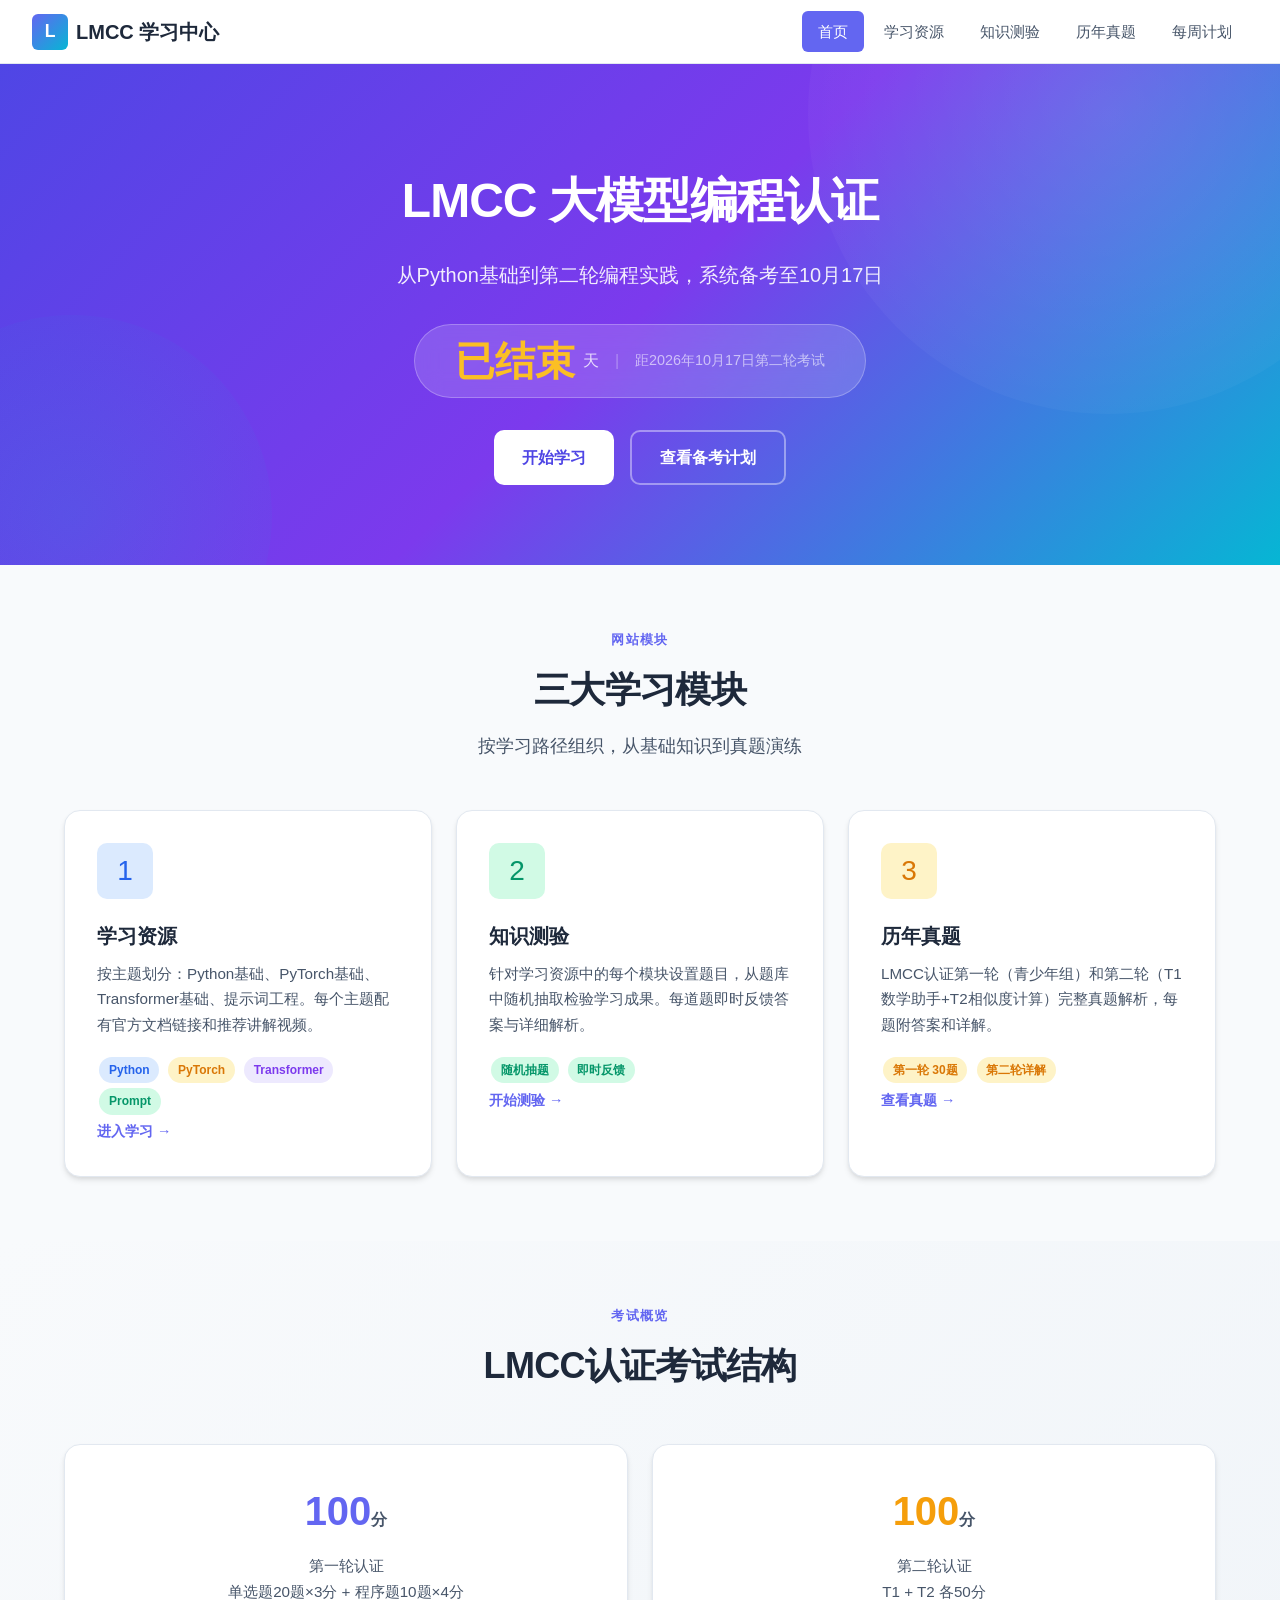
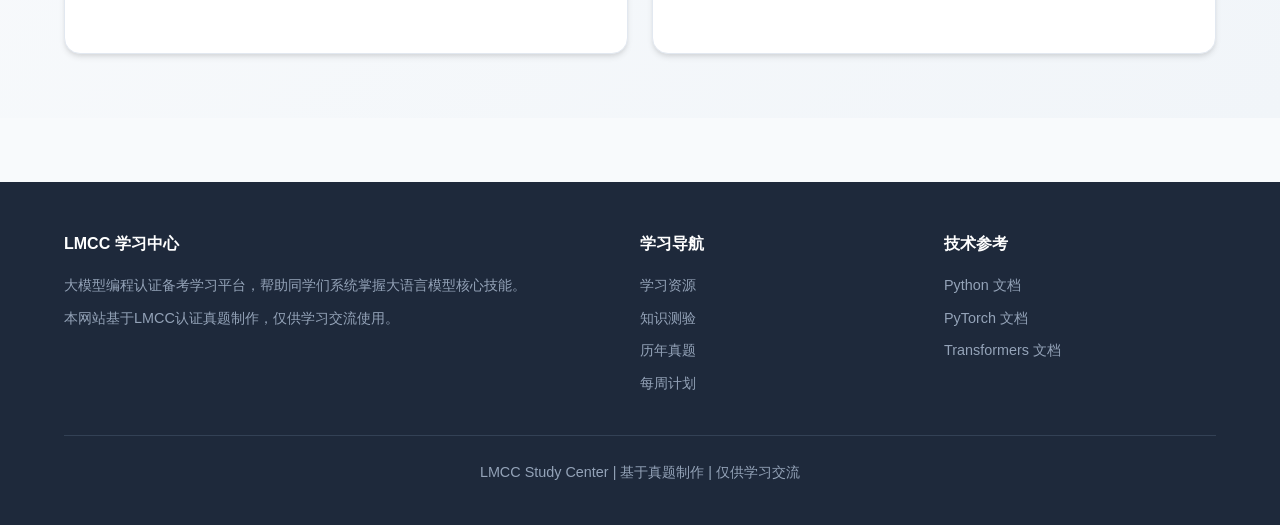
<file: index.html>
<!DOCTYPE html>
<html lang="zh-CN">
<head>
  <meta charset="UTF-8">
  <meta name="viewport" content="width=device-width, initial-scale=1.0">
  <title>LMCC 大模型编程认证 - 学习中心</title>
  <meta name="description" content="LMCC大模型编程认证备考学习网站，从Python基础到第二轮编程实践，系统备考">
  <link rel="stylesheet" href="css/style.css?v=8">
  <style>
    .countdown-banner {
      display: inline-flex;
      align-items: center;
      gap: 0.5rem;
      background: rgba(255,255,255,0.15);
      backdrop-filter: blur(12px);
      border: 1px solid rgba(255,255,255,0.25);
      padding: 1rem 2.5rem;
      border-radius: 999px;
      margin-bottom: 2rem;
    }
    .countdown-banner .cd-num {
      font-size: 2.5rem;
      font-weight: 800;
      color: #fbbf24;
      line-height: 1;
    }
    .countdown-banner .cd-unit {
      font-size: 1rem;
      color: rgba(255,255,255,0.8);
      font-weight: 500;
    }
    .countdown-banner .cd-sep {
      color: rgba(255,255,255,0.3);
      margin: 0 0.5rem;
    }
    .countdown-banner .cd-date {
      font-size: 0.9rem;
      color: rgba(255,255,255,0.6);
    }
  </style>
</head>
<body>
  <!-- Navigation -->
  <nav class="navbar">
    <a href="index.html" class="nav-brand">
      <span class="logo">L</span>
      <span>LMCC 学习中心</span>
    </a>
    <div class="nav-links">
      <a href="index.html">首页</a>
      <a href="resources.html">学习资源</a>
      <a href="quiz.html">知识测验</a>
      <a href="exams.html">历年真题</a>
      <a href="plan.html">每周计划</a>
    </div>
    <button class="nav-toggle">☰</button>
  </nav>

  <div class="main-content">
    <!-- Hero -->
    <section class="hero">
      <div class="container">
        <div class="hero-content">
          <h1>LMCC 大模型编程认证</h1>
          <p class="subtitle">从Python基础到第二轮编程实践，系统备考至10月17日</p>

          <!-- Countdown -->
          <div class="countdown-banner">
            <span class="cd-num" id="countdown-number">29</span>
            <span class="cd-unit">天</span>
            <span class="cd-sep">|</span>
            <span class="cd-date">距2026年10月17日第二轮考试</span>
          </div>

          <div class="hero-cta">
            <a href="resources.html" class="btn btn-primary">开始学习</a>
            <a href="plan.html" class="btn btn-outline">查看备考计划</a>
          </div>
        </div>
      </div>
    </section>

    <!-- Four Modules -->
    <section>
      <div class="container">
        <div class="section-header">
          <div class="eyebrow">网站模块</div>
          <h2>三大学习模块</h2>
          <p>按学习路径组织，从基础知识到真题演练</p>
        </div>
        <div class="cards-grid">
          <div class="card">
            <div class="card-icon blue">1</div>
            <h3>学习资源</h3>
            <p>按主题划分：Python基础、PyTorch基础、Transformer基础、提示词工程。每个主题配有官方文档链接和推荐讲解视频。</p>
            <div>
              <span class="tag blue">Python</span>
              <span class="tag orange">PyTorch</span>
              <span class="tag purple">Transformer</span>
              <span class="tag green">Prompt</span>
            </div>
            <a href="resources.html" class="card-link">进入学习</a>
          </div>

          <div class="card">
            <div class="card-icon green">2</div>
            <h3>知识测验</h3>
            <p>针对学习资源中的每个模块设置题目，从题库中随机抽取检验学习成果。每道题即时反馈答案与详细解析。</p>
            <div>
              <span class="tag green">随机抽题</span>
              <span class="tag green">即时反馈</span>
            </div>
            <a href="quiz.html" class="card-link">开始测验</a>
          </div>

          <div class="card">
            <div class="card-icon orange">3</div>
            <h3>历年真题</h3>
            <p>LMCC认证第一轮（青少年组）和第二轮（T1数学助手+T2相似度计算）完整真题解析，每题附答案和详解。</p>
            <div>
              <span class="tag orange">第一轮 30题</span>
              <span class="tag orange">第二轮详解</span>
            </div>
            <a href="exams.html" class="card-link">查看真题</a>
          </div>
        </div>
      </div>
    </section>

    <!-- Exam Structure -->
    <section id="exam-structure" style="background: var(--gradient-card);">
      <div class="container">
        <div class="section-header">
          <div class="eyebrow">考试概览</div>
          <h2>LMCC认证考试结构</h2>
        </div>
        <div class="cards-grid">
          <div class="card text-center">
            <h3 style="font-size: 2.5rem; color: var(--primary); margin-bottom: 0.5rem;">100<span style="font-size: 1rem; color: var(--text-secondary);">分</span></h3>
            <p>第一轮认证<br>单选题20题×3分 + 程序题10题×4分</p>
          </div>
          <div class="card text-center">
            <h3 style="font-size: 2.5rem; color: var(--accent); margin-bottom: 0.5rem;">100<span style="font-size: 1rem; color: var(--text-secondary);">分</span></h3>
            <p>第二轮认证<br>T1 + T2 各50分</p>
          </div>
        </div>
      </div>
    </section>
  </div>

  <!-- Footer -->
  <footer class="footer">
    <div class="container">
      <div class="footer-content">
        <div>
          <h4>LMCC 学习中心</h4>
          <p>大模型编程认证备考学习平台，帮助同学们系统掌握大语言模型核心技能。</p>
          <p>本网站基于LMCC认证真题制作，仅供学习交流使用。</p>
        </div>
        <div>
          <h4>学习导航</h4>
          <p><a href="resources.html">学习资源</a></p>
          <p><a href="quiz.html">知识测验</a></p>
          <p><a href="exams.html">历年真题</a></p>
          <p><a href="plan.html">每周计划</a></p>
        </div>
        <div>
          <h4>技术参考</h4>
          <p><a href="https://docs.python.org/3/" target="_blank">Python 文档</a></p>
          <p><a href="https://pytorch.org" target="_blank">PyTorch 文档</a></p>
          <p><a href="https://huggingface.co/docs/transformers" target="_blank">Transformers 文档</a></p>
        </div>
      </div>
      <div class="footer-bottom">
        <p>LMCC Study Center | 基于真题制作 | 仅供学习交流</p>
      </div>
    </div>
  </footer>

  <script src="js/main.js?v=8"></script>
  <script>
    (function() {
      var examDate = new Date('2026-10-17T00:00:00+08:00');
      var now = new Date();
      var diff = Math.ceil((examDate - now) / (1000 * 60 * 60 * 24));
      var numEl = document.getElementById('countdown-number');
      var subEl = document.getElementById('countdown-sub');
      if (numEl) {
        if (diff > 0) {
          numEl.textContent = diff;
          if (subEl) subEl.textContent = '天 | 2026年10月17日';
        } else if (diff === 0) {
          numEl.textContent = '今天！';
          if (subEl) subEl.textContent = '考试日到了，加油！';
        } else {
          numEl.textContent = '已结束';
          if (subEl) subEl.textContent = '考试已结束';
        }
      }
    })();
  </script>
</body>
</html>
</file>
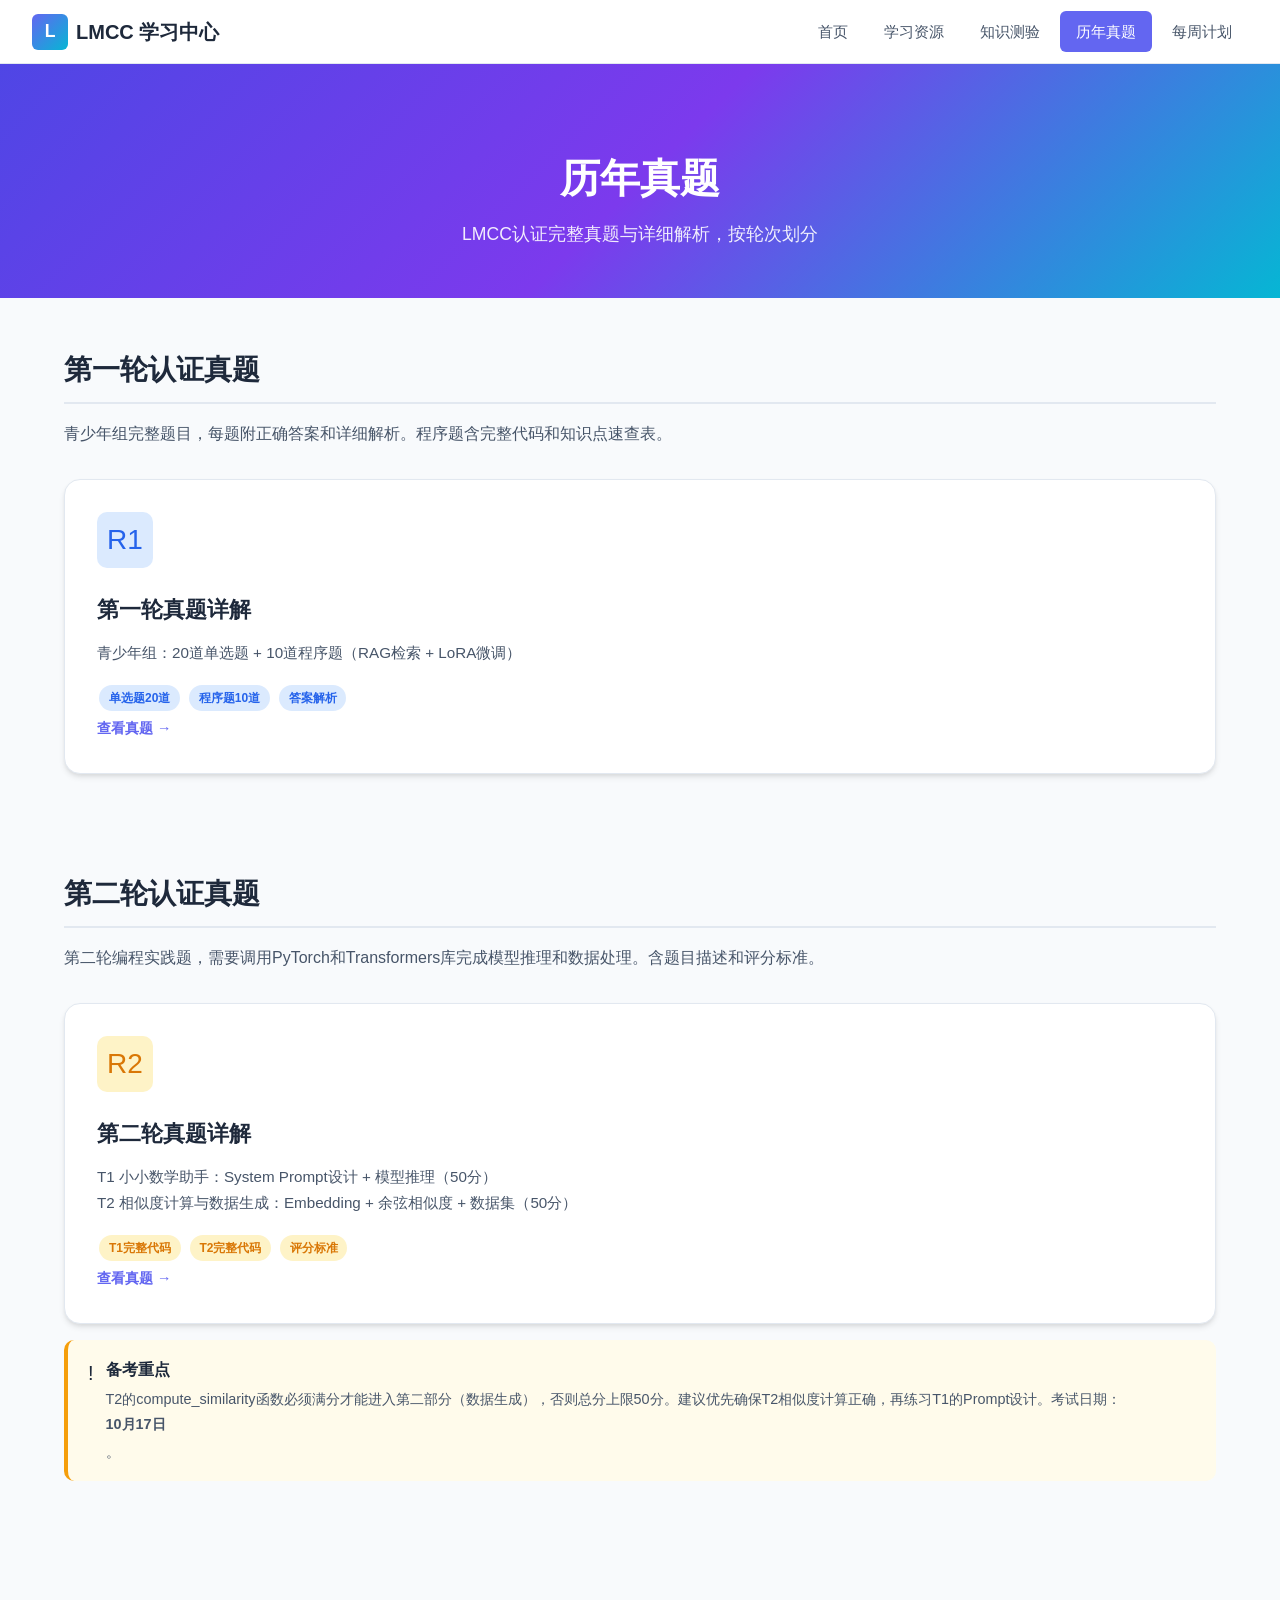
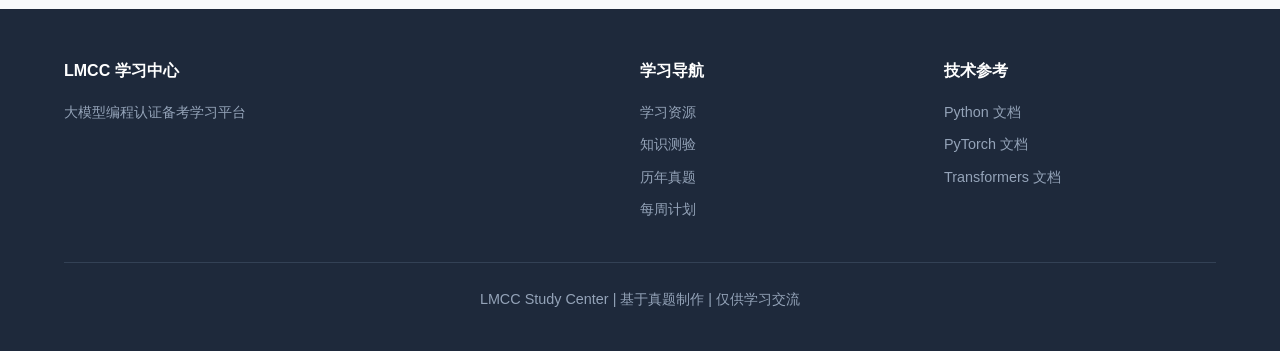
<file: exams.html>
<!DOCTYPE html>
<html lang="zh-CN">
<head>
  <meta charset="UTF-8">
  <meta name="viewport" content="width=device-width, initial-scale=1.0">
  <title>历年真题 - LMCC学习中心</title>
  <meta name="description" content="LMCC认证第一轮和第二轮完整真题解析">
  <link rel="stylesheet" href="css/style.css?v=8">
</head>
<body>
  <nav class="navbar">
    <a href="index.html" class="nav-brand">
      <span class="logo">L</span>
      <span>LMCC 学习中心</span>
    </a>
    <div class="nav-links">
      <a href="index.html">首页</a>
      <a href="resources.html">学习资源</a>
      <a href="quiz.html">知识测验</a>
      <a href="exams.html">历年真题</a>
      <a href="plan.html">每周计划</a>
    </div>
    <button class="nav-toggle">☰</button>
  </nav>

  <div class="main-content">
    <div class="page-header">
      <div class="container">
        <h1>历年真题</h1>
        <p>LMCC认证完整真题与详细解析，按轮次划分</p>
      </div>
    </div>

    <div class="container">
      <!-- Round 1 -->
      <div class="content-section">
        <h2>第一轮认证真题</h2>
        <p>青少年组完整题目，每题附正确答案和详细解析。程序题含完整代码和知识点速查表。</p>
        <div class="cards-grid">
          <a href="round1.html" class="card" style="text-decoration: none;">
            <div class="card-icon blue">R1</div>
            <h3>第一轮真题详解</h3>
            <p>青少年组：20道单选题 + 10道程序题（RAG检索 + LoRA微调）</p>
            <div>
              <span class="tag blue">单选题20道</span>
              <span class="tag blue">程序题10道</span>
              <span class="tag blue">答案解析</span>
            </div>
            <span class="card-link">查看真题</span>
          </a>
        </div>
      </div>

      <!-- Round 2 -->
      <div class="content-section">
        <h2>第二轮认证真题</h2>
        <p>第二轮编程实践题，需要调用PyTorch和Transformers库完成模型推理和数据处理。含题目描述和评分标准。</p>
        <div class="cards-grid">
          <a href="round2.html" class="card" style="text-decoration: none;">
            <div class="card-icon orange">R2</div>
            <h3>第二轮真题详解</h3>
            <p>T1 小小数学助手：System Prompt设计 + 模型推理（50分）<br>T2 相似度计算与数据生成：Embedding + 余弦相似度 + 数据集（50分）</p>
            <div>
              <span class="tag orange">T1完整代码</span>
              <span class="tag orange">T2完整代码</span>
              <span class="tag orange">评分标准</span>
            </div>
            <span class="card-link">查看真题</span>
          </a>
        </div>

        <div class="info-box warning">
          <span class="icon">!</span>
          <div class="content">
            <strong>备考重点</strong>
            <p>T2的compute_similarity函数必须满分才能进入第二部分（数据生成），否则总分上限50分。建议优先确保T2相似度计算正确，再练习T1的Prompt设计。考试日期：<strong>10月17日</strong>。</p>
          </div>
        </div>
      </div>
    </div>
  </div>

  <footer class="footer">
    <div class="container">
      <div class="footer-content">
        <div>
          <h4>LMCC 学习中心</h4>
          <p>大模型编程认证备考学习平台</p>
        </div>
        <div>
          <h4>学习导航</h4>
          <p><a href="resources.html">学习资源</a></p>
          <p><a href="quiz.html">知识测验</a></p>
          <p><a href="exams.html">历年真题</a></p>
          <p><a href="plan.html">每周计划</a></p>
        </div>
        <div>
          <h4>技术参考</h4>
          <p><a href="https://docs.python.org/3/" target="_blank">Python 文档</a></p>
          <p><a href="https://pytorch.org" target="_blank">PyTorch 文档</a></p>
          <p><a href="https://huggingface.co/docs/transformers" target="_blank">Transformers 文档</a></p>
        </div>
      </div>
      <div class="footer-bottom">
        <p>LMCC Study Center | 基于真题制作 | 仅供学习交流</p>
      </div>
    </div>
  </footer>

  <script src="js/main.js?v=8"></script>
</body>
</html>
</file>
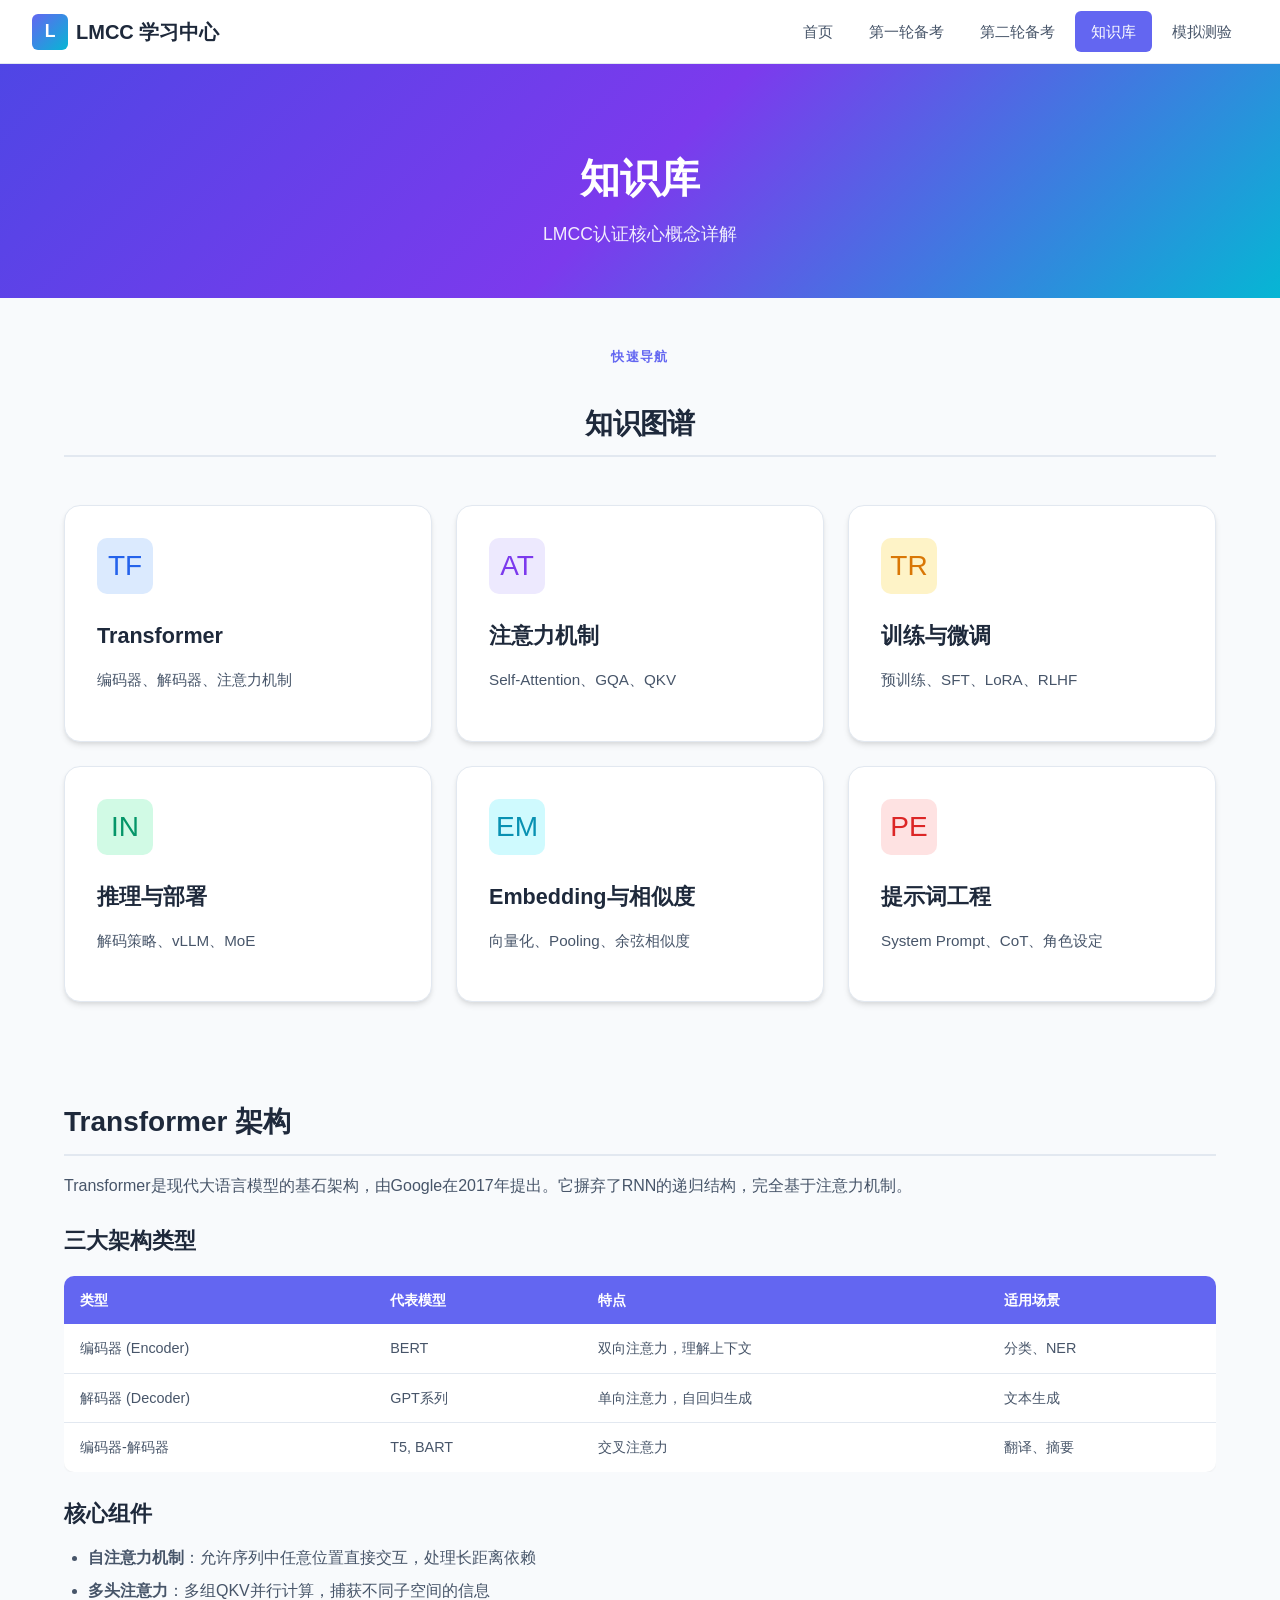
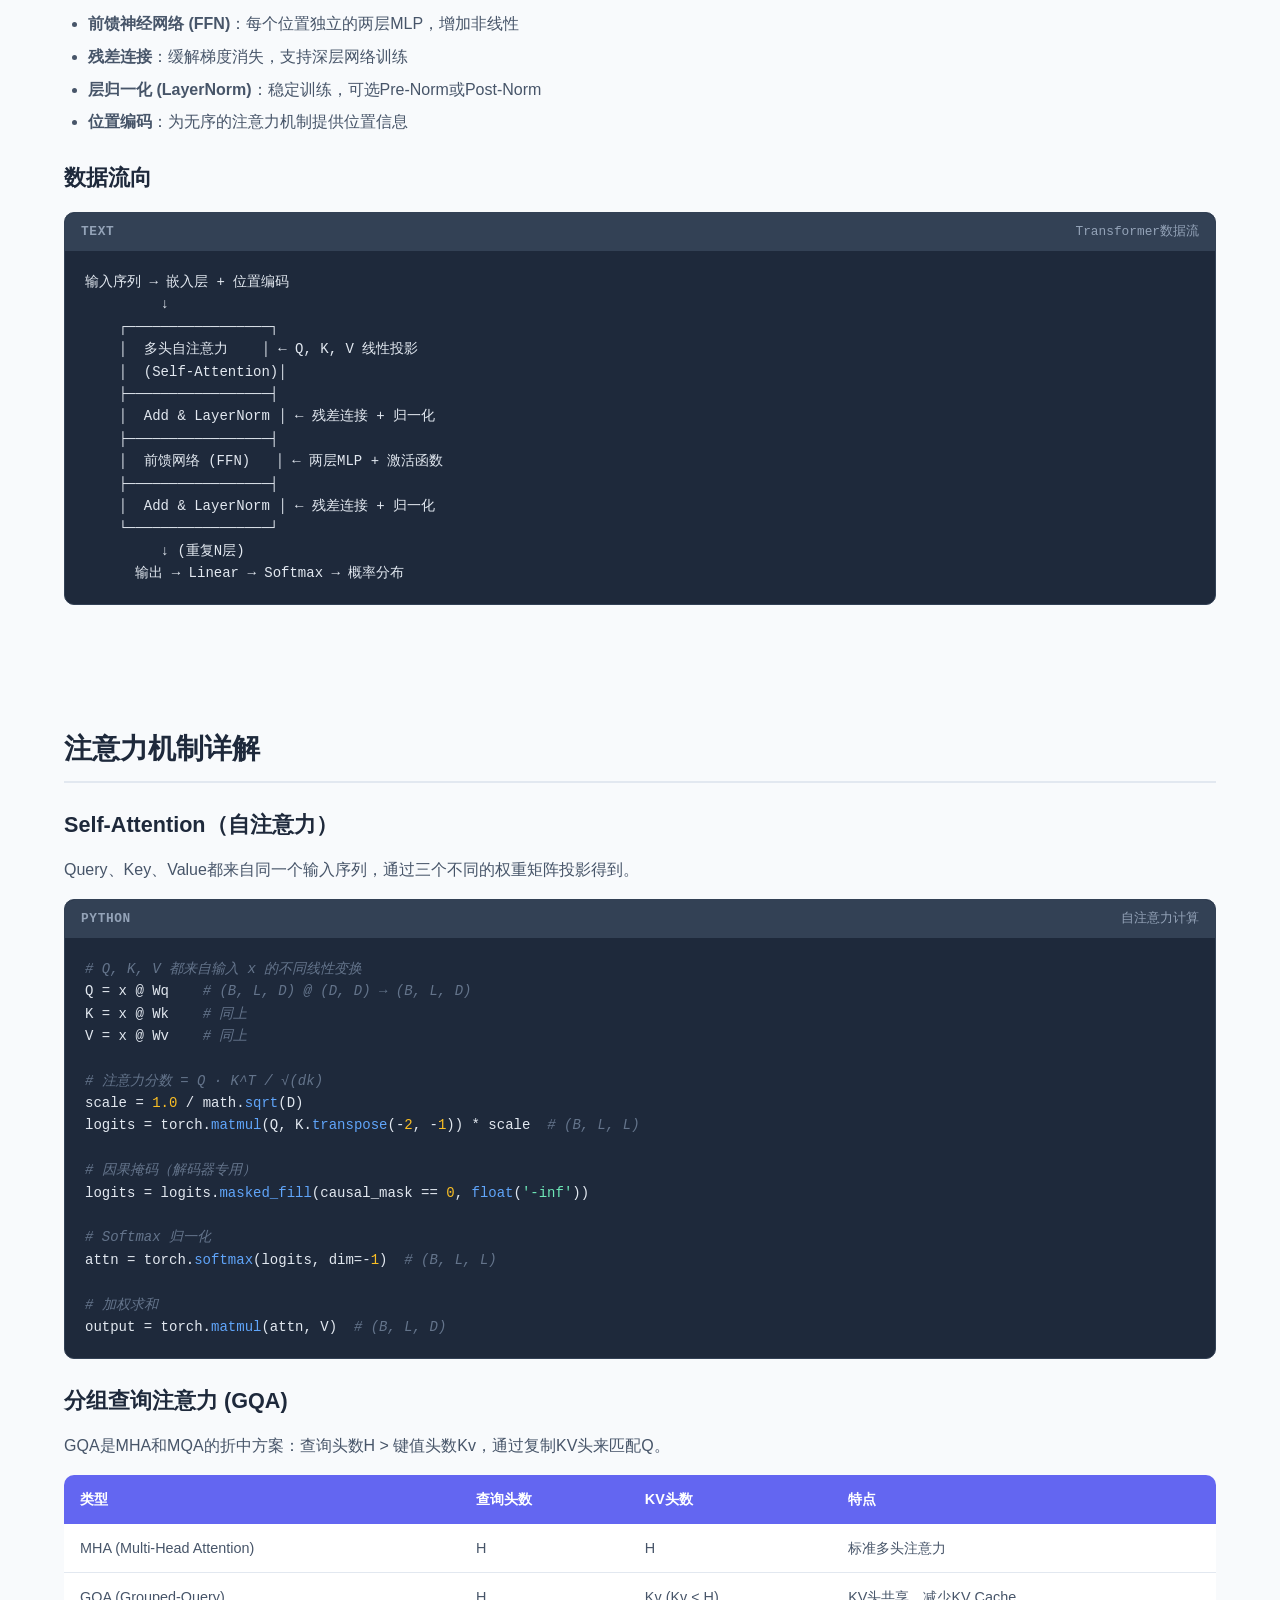
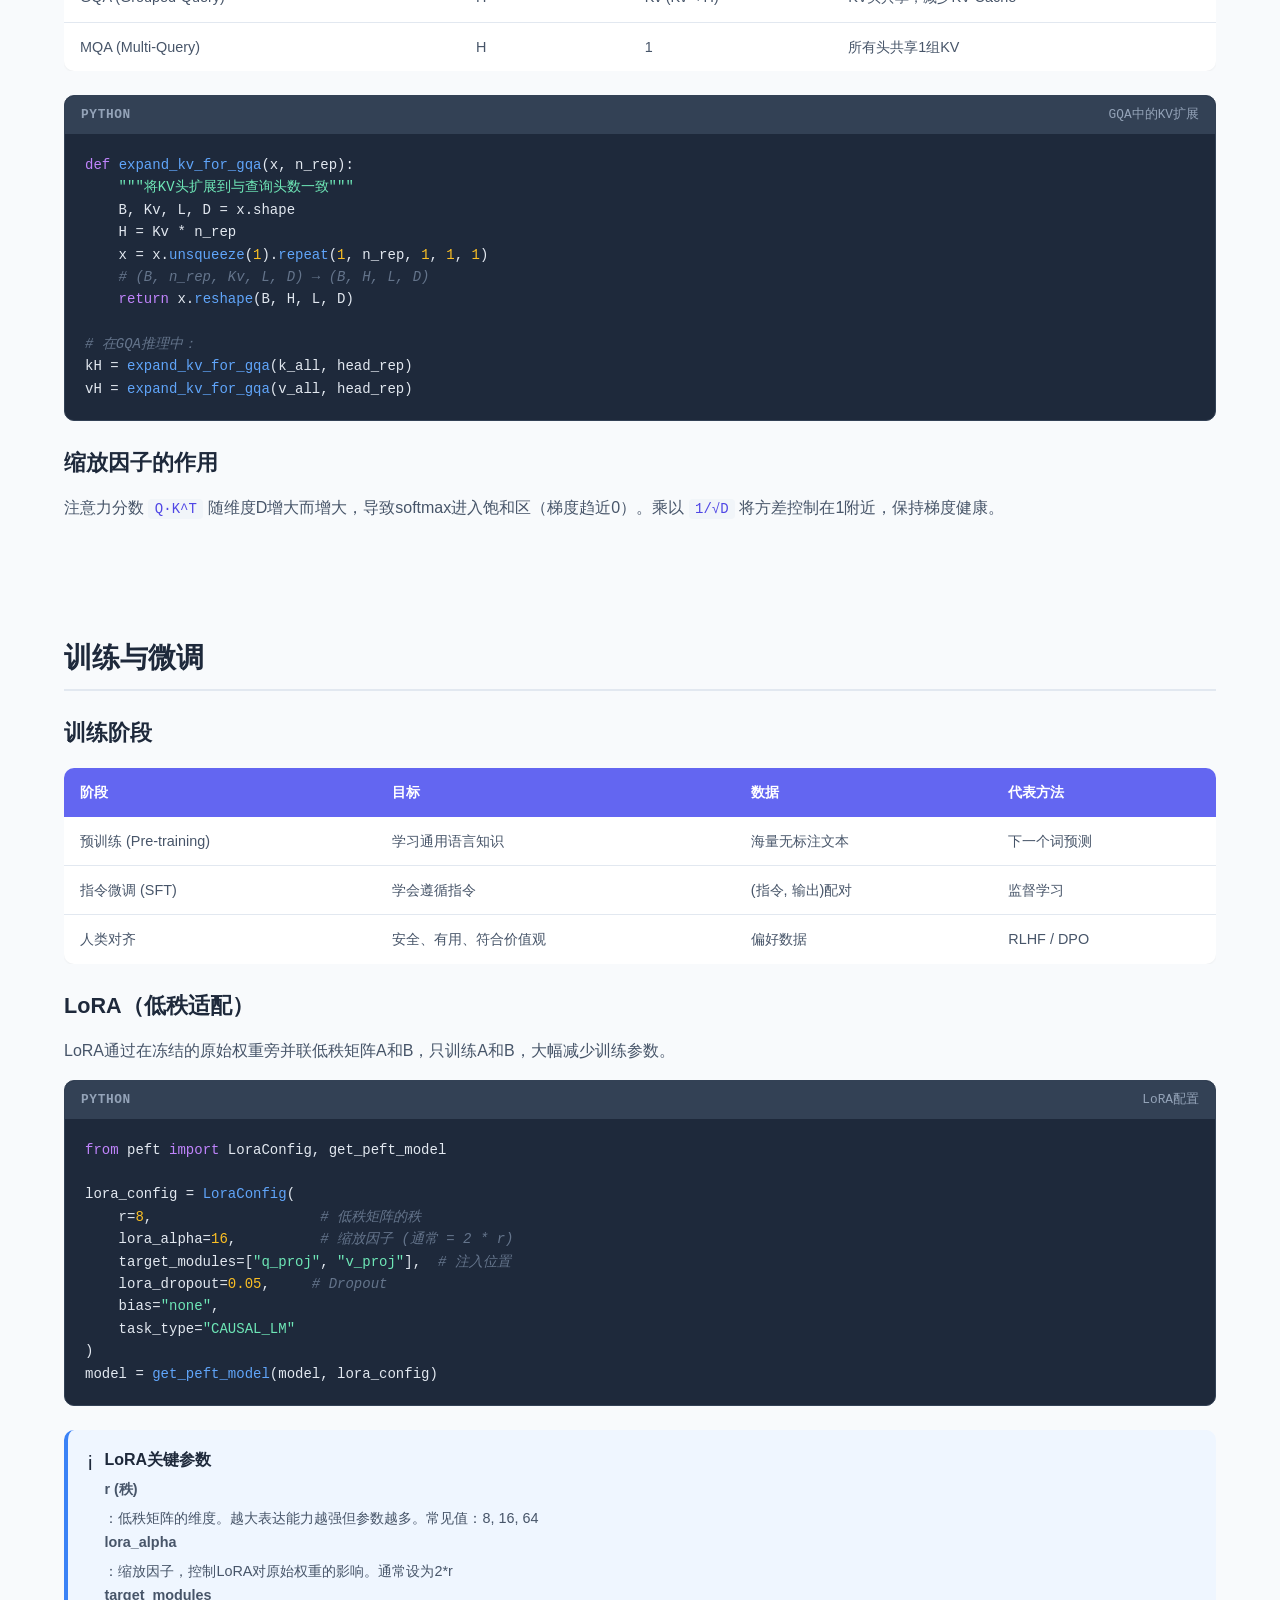
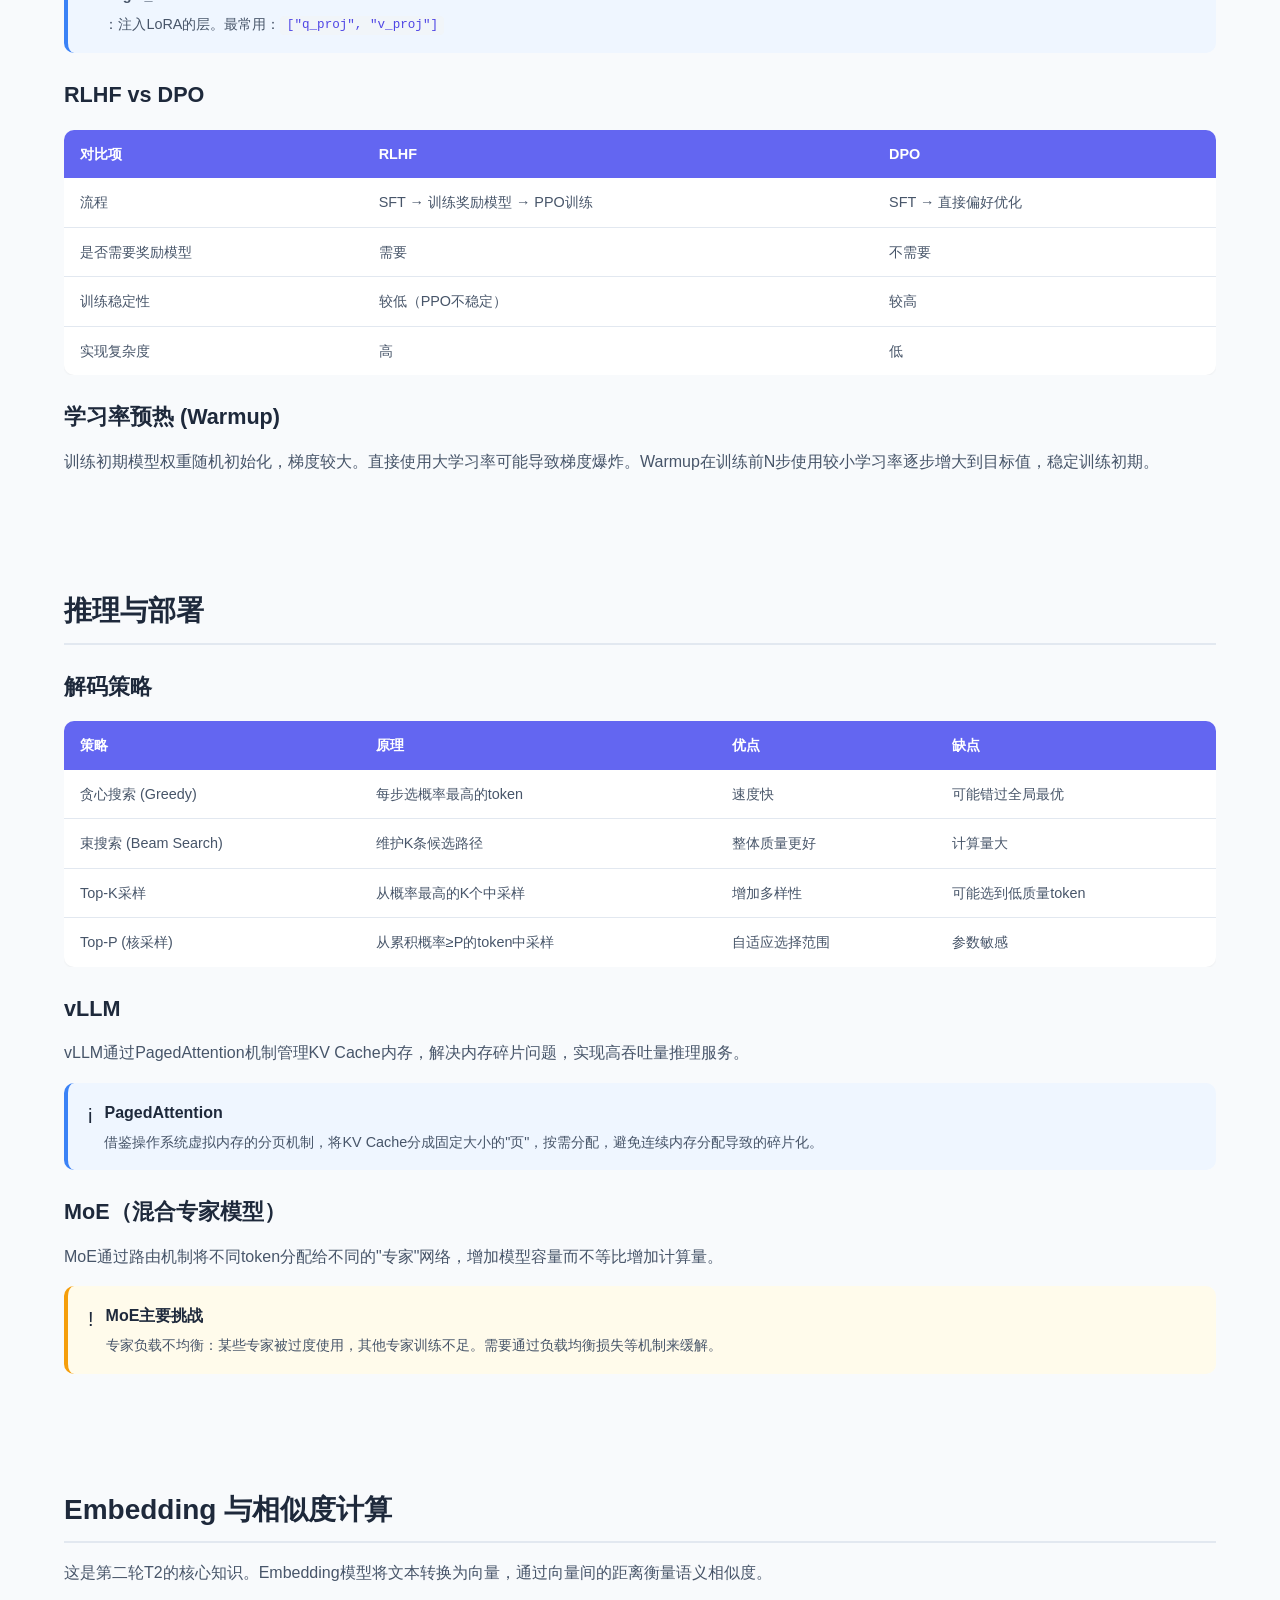
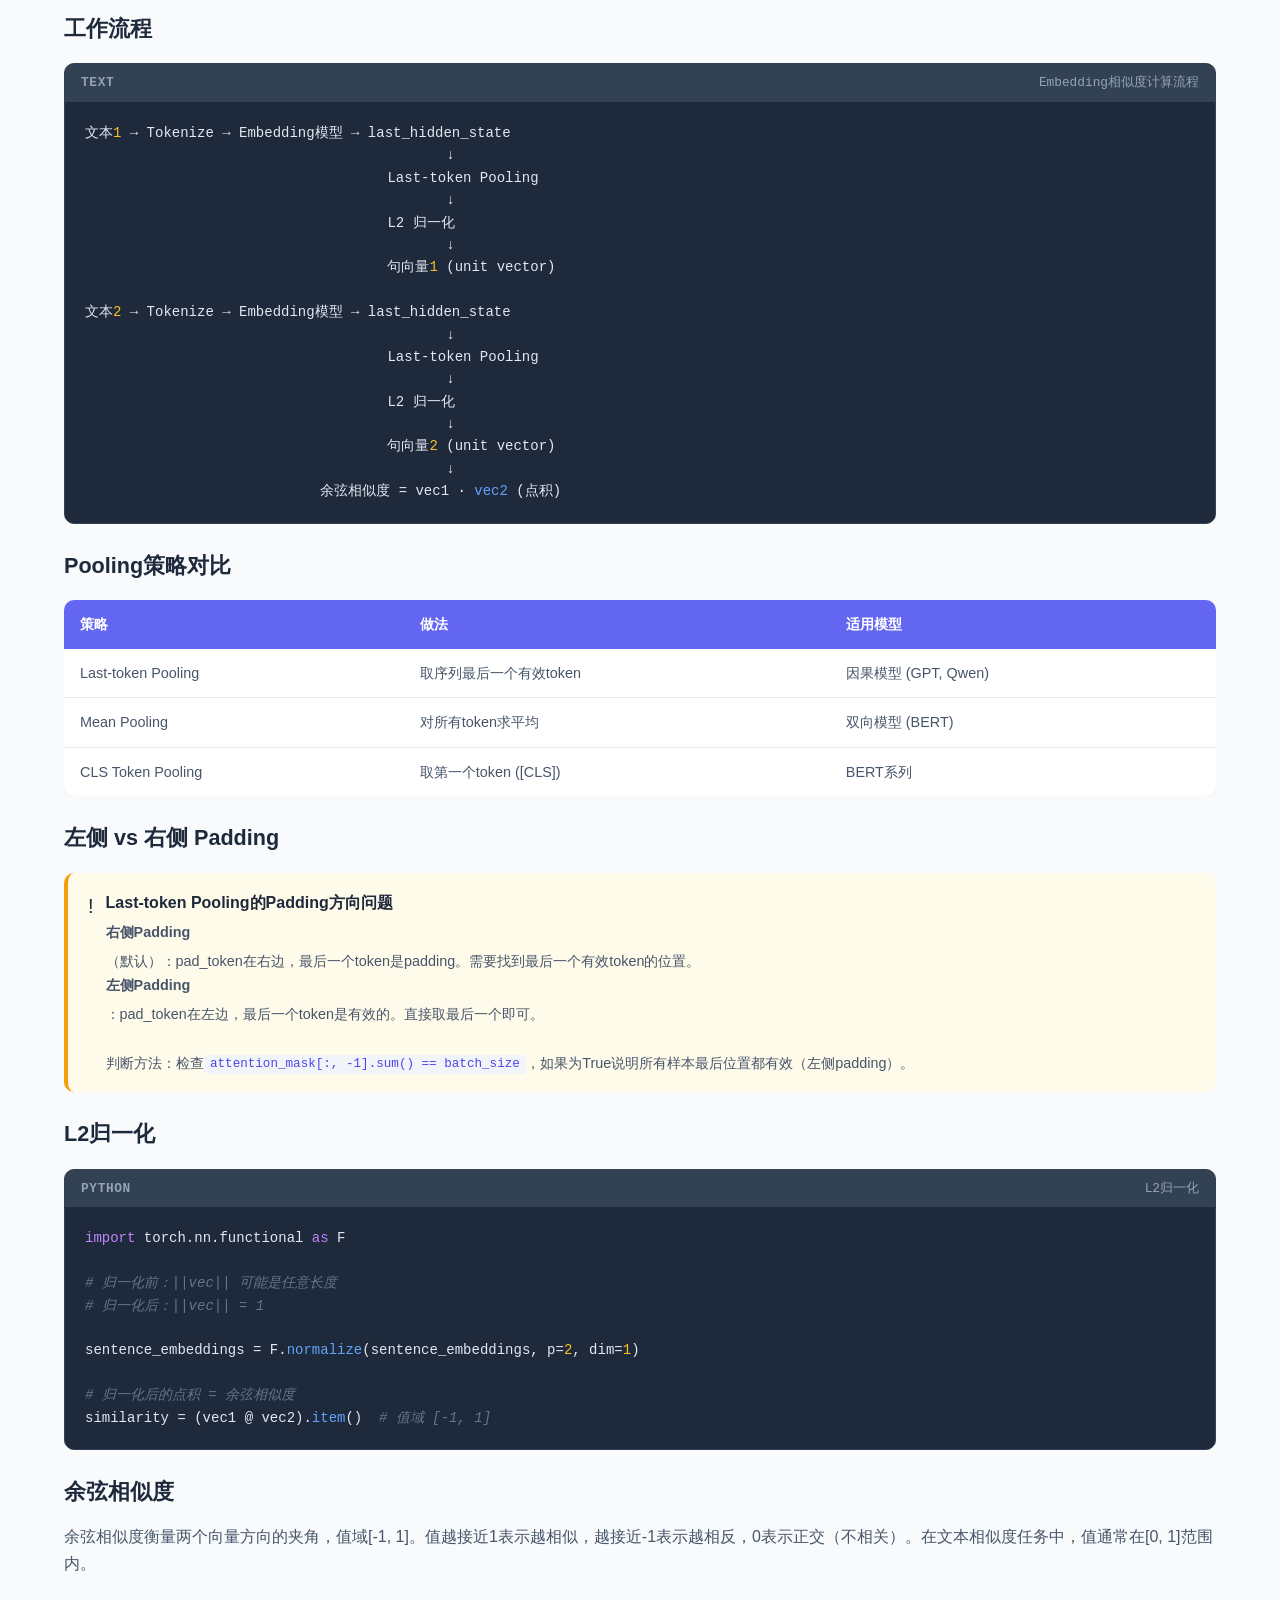
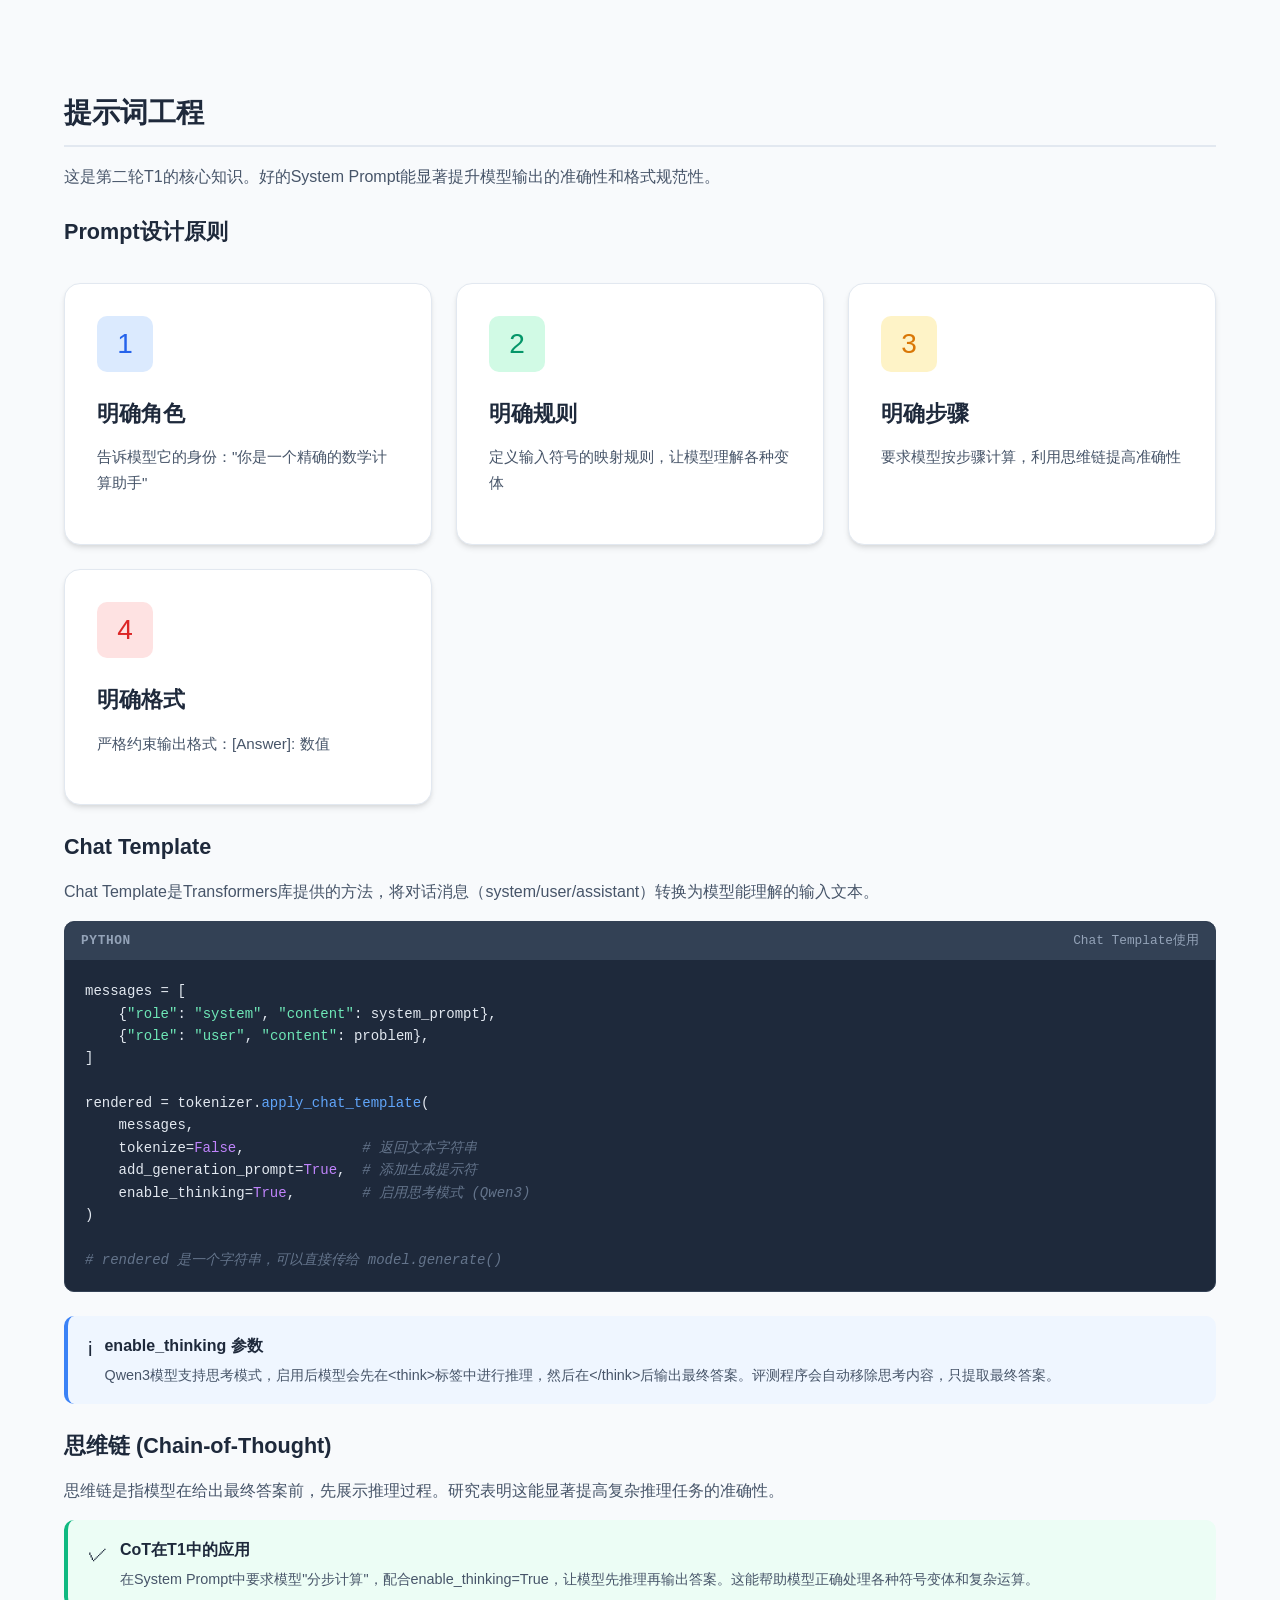
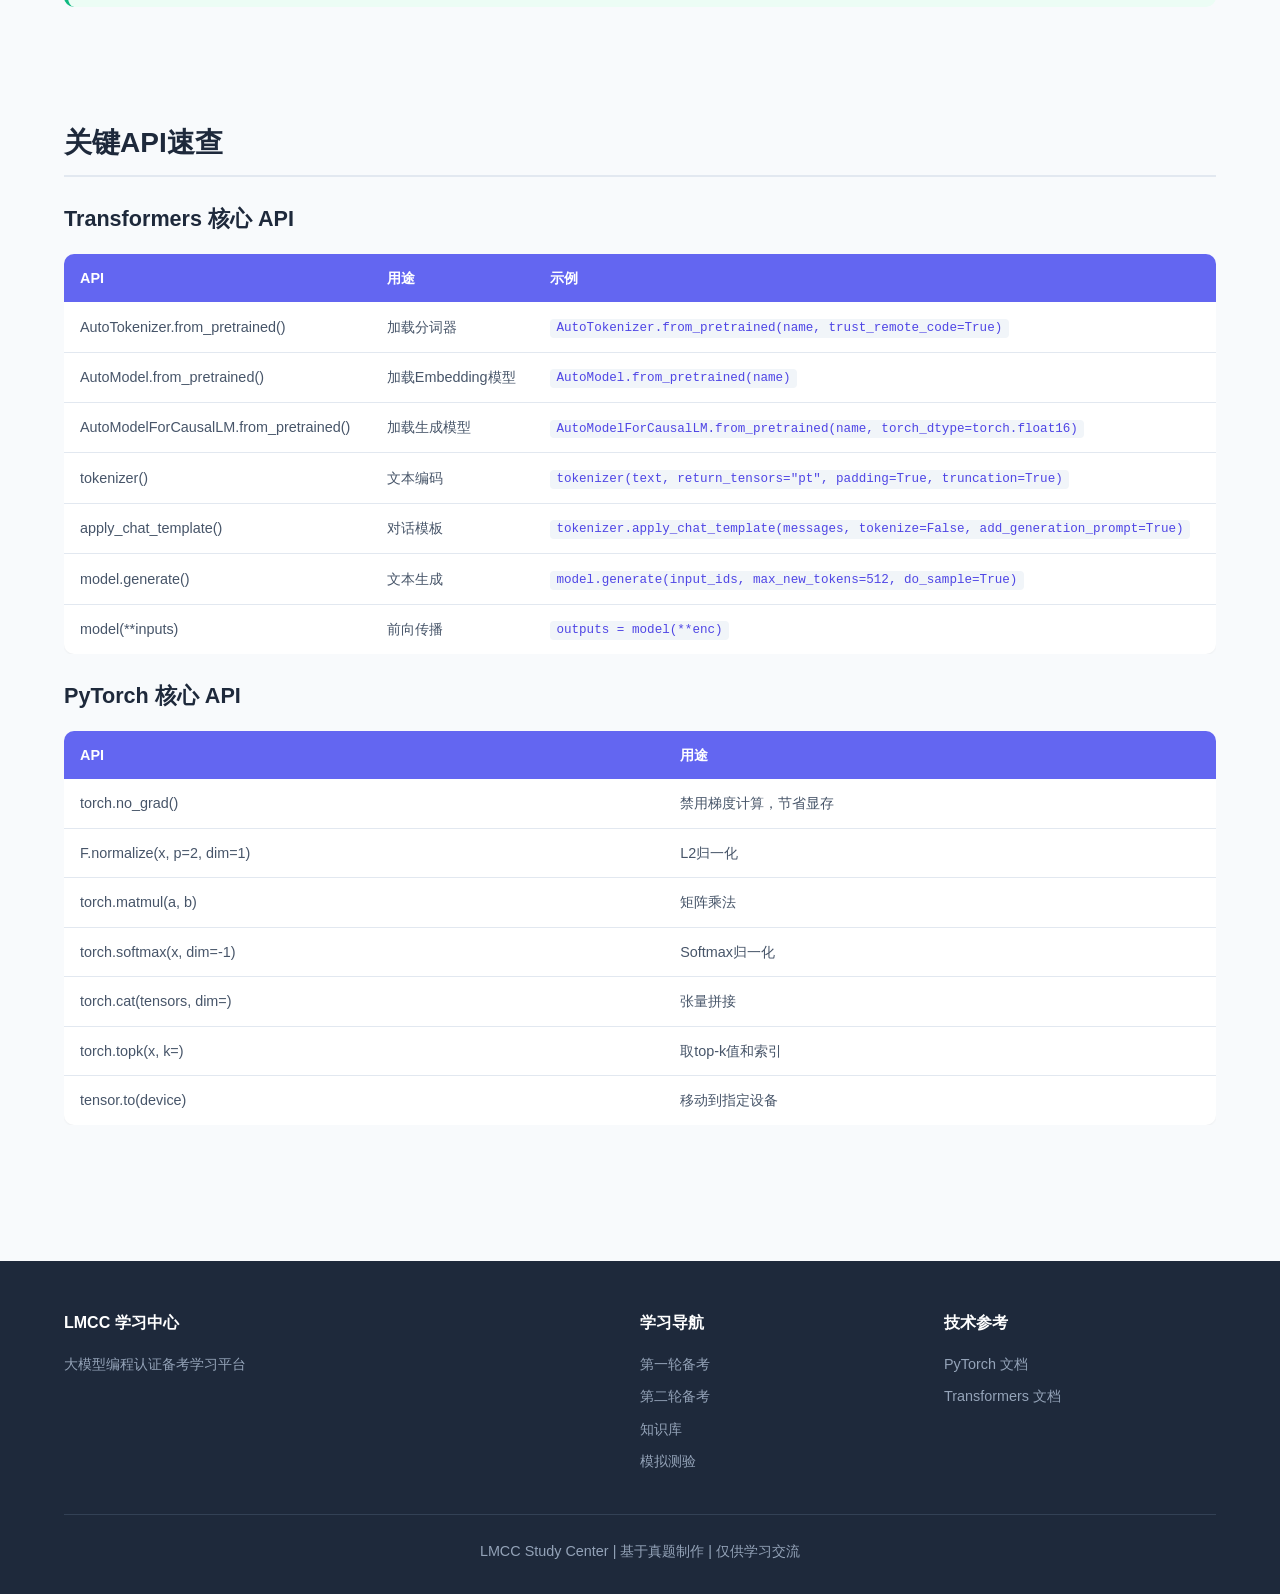
<file: knowledge.html>
<!DOCTYPE html>
<html lang="zh-CN">
<head>
  <meta charset="UTF-8">
  <meta name="viewport" content="width=device-width, initial-scale=1.0">
  <title>知识库 - LMCC学习中心</title>
  <meta name="description" content="LMCC认证核心概念知识库，详解Transformer、注意力机制、LoRA、RAG等关键技术">
  <link rel="stylesheet" href="css/style.css?v=3">
</head>
<body>
  <!-- Navigation -->
  <nav class="navbar">
    <a href="index.html" class="nav-brand">
      <span class="logo">L</span>
      <span>LMCC 学习中心</span>
    </a>
    <div class="nav-links">
      <a href="index.html">首页</a>
      <a href="round1.html">第一轮备考</a>
      <a href="round2.html">第二轮备考</a>
      <a href="knowledge.html">知识库</a>
      <a href="quiz.html">模拟测验</a>
    </div>
    <button class="nav-toggle">☰</button>
  </nav>

  <div class="main-content">
    <!-- Page Header -->
    <div class="page-header">
      <div class="container">
        <h1>知识库</h1>
        <p>LMCC认证核心概念详解</p>
      </div>
    </div>

    <div class="container">
      <!-- Quick Nav -->
      <div class="content-section">
        <div class="section-header">
          <div class="eyebrow">快速导航</div>
          <h2>知识图谱</h2>
        </div>
        <div class="cards-grid">
          <a href="#transformer" class="card" style="text-decoration: none;">
            <div class="card-icon blue">TF</div>
            <h3>Transformer</h3>
            <p>编码器、解码器、注意力机制</p>
          </a>
          <a href="#attention" class="card" style="text-decoration: none;">
            <div class="card-icon purple">AT</div>
            <h3>注意力机制</h3>
            <p>Self-Attention、GQA、QKV</p>
          </a>
          <a href="#training" class="card" style="text-decoration: none;">
            <div class="card-icon orange">TR</div>
            <h3>训练与微调</h3>
            <p>预训练、SFT、LoRA、RLHF</p>
          </a>
          <a href="#inference" class="card" style="text-decoration: none;">
            <div class="card-icon green">IN</div>
            <h3>推理与部署</h3>
            <p>解码策略、vLLM、MoE</p>
          </a>
          <a href="#embedding" class="card" style="text-decoration: none;">
            <div class="card-icon cyan">EM</div>
            <h3>Embedding与相似度</h3>
            <p>向量化、Pooling、余弦相似度</p>
          </a>
          <a href="#prompt" class="card" style="text-decoration: none;">
            <div class="card-icon red">PE</div>
            <h3>提示词工程</h3>
            <p>System Prompt、CoT、角色设定</p>
          </a>
        </div>
      </div>

      <!-- 1. Transformer -->
      <div class="content-section" id="transformer">
        <h2>Transformer 架构</h2>
        <p>Transformer是现代大语言模型的基石架构，由Google在2017年提出。它摒弃了RNN的递归结构，完全基于注意力机制。</p>

        <h3>三大架构类型</h3>
        <div class="table-wrapper">
          <table>
            <thead><tr><th>类型</th><th>代表模型</th><th>特点</th><th>适用场景</th></tr></thead>
            <tbody>
              <tr><td>编码器 (Encoder)</td><td>BERT</td><td>双向注意力，理解上下文</td><td>分类、NER</td></tr>
              <tr><td>解码器 (Decoder)</td><td>GPT系列</td><td>单向注意力，自回归生成</td><td>文本生成</td></tr>
              <tr><td>编码器-解码器</td><td>T5, BART</td><td>交叉注意力</td><td>翻译、摘要</td></tr>
            </tbody>
          </table>
        </div>

        <h3>核心组件</h3>
        <ul>
          <li><strong>自注意力机制</strong>：允许序列中任意位置直接交互，处理长距离依赖</li>
          <li><strong>多头注意力</strong>：多组QKV并行计算，捕获不同子空间的信息</li>
          <li><strong>前馈神经网络 (FFN)</strong>：每个位置独立的两层MLP，增加非线性</li>
          <li><strong>残差连接</strong>：缓解梯度消失，支持深层网络训练</li>
          <li><strong>层归一化 (LayerNorm)</strong>：稳定训练，可选Pre-Norm或Post-Norm</li>
          <li><strong>位置编码</strong>：为无序的注意力机制提供位置信息</li>
        </ul>

        <h3>数据流向</h3>
        <div class="code-block">
          <div class="code-header"><span class="lang">Text</span><span>Transformer数据流</span></div>
          <pre><code>输入序列 → 嵌入层 + 位置编码
         ↓
    ┌─────────────────┐
    │  多头自注意力    │ ← Q, K, V 线性投影
    │  (Self-Attention)│
    ├─────────────────┤
    │  Add & LayerNorm │ ← 残差连接 + 归一化
    ├─────────────────┤
    │  前馈网络 (FFN)   │ ← 两层MLP + 激活函数
    ├─────────────────┤
    │  Add & LayerNorm │ ← 残差连接 + 归一化
    └─────────────────┘
         ↓ (重复N层)
      输出 → Linear → Softmax → 概率分布</code></pre>
        </div>
      </div>

      <!-- 2. Attention -->
      <div class="content-section" id="attention">
        <h2>注意力机制详解</h2>

        <h3>Self-Attention（自注意力）</h3>
        <p>Query、Key、Value都来自同一个输入序列，通过三个不同的权重矩阵投影得到。</p>
        <div class="code-block">
          <div class="code-header"><span class="lang">Python</span><span>自注意力计算</span></div>
          <pre><code># Q, K, V 都来自输入 x 的不同线性变换
Q = x @ Wq    # (B, L, D) @ (D, D) → (B, L, D)
K = x @ Wk    # 同上
V = x @ Wv    # 同上

# 注意力分数 = Q · K^T / √(dk)
scale = 1.0 / math.sqrt(D)
logits = torch.matmul(Q, K.transpose(-2, -1)) * scale  # (B, L, L)

# 因果掩码（解码器专用）
logits = logits.masked_fill(causal_mask == 0, float('-inf'))

# Softmax 归一化
attn = torch.softmax(logits, dim=-1)  # (B, L, L)

# 加权求和
output = torch.matmul(attn, V)  # (B, L, D)</code></pre>
        </div>

        <h3>分组查询注意力 (GQA)</h3>
        <p>GQA是MHA和MQA的折中方案：查询头数H > 键值头数Kv，通过复制KV头来匹配Q。</p>
        <div class="table-wrapper">
          <table>
            <thead><tr><th>类型</th><th>查询头数</th><th>KV头数</th><th>特点</th></tr></thead>
            <tbody>
              <tr><td>MHA (Multi-Head Attention)</td><td>H</td><td>H</td><td>标准多头注意力</td></tr>
              <tr><td>GQA (Grouped-Query)</td><td>H</td><td>Kv (Kv < H)</td><td>KV头共享，减少KV Cache</td></tr>
              <tr><td>MQA (Multi-Query)</td><td>H</td><td>1</td><td>所有头共享1组KV</td></tr>
            </tbody>
          </table>
        </div>

        <div class="code-block">
          <div class="code-header"><span class="lang">Python</span><span>GQA中的KV扩展</span></div>
          <pre><code>def expand_kv_for_gqa(x, n_rep):
    """将KV头扩展到与查询头数一致"""
    B, Kv, L, D = x.shape
    H = Kv * n_rep
    x = x.unsqueeze(1).repeat(1, n_rep, 1, 1, 1)
    # (B, n_rep, Kv, L, D) → (B, H, L, D)
    return x.reshape(B, H, L, D)

# 在GQA推理中：
kH = expand_kv_for_gqa(k_all, head_rep)
vH = expand_kv_for_gqa(v_all, head_rep)</code></pre>
        </div>

        <h3>缩放因子的作用</h3>
        <p>注意力分数 <code class="inline">Q·K^T</code> 随维度D增大而增大，导致softmax进入饱和区（梯度趋近0）。乘以 <code class="inline">1/√D</code> 将方差控制在1附近，保持梯度健康。</p>
      </div>

      <!-- 3. Training -->
      <div class="content-section" id="training">
        <h2>训练与微调</h2>

        <h3>训练阶段</h3>
        <div class="table-wrapper">
          <table>
            <thead><tr><th>阶段</th><th>目标</th><th>数据</th><th>代表方法</th></tr></thead>
            <tbody>
              <tr><td>预训练 (Pre-training)</td><td>学习通用语言知识</td><td>海量无标注文本</td><td>下一个词预测</td></tr>
              <tr><td>指令微调 (SFT)</td><td>学会遵循指令</td><td>(指令, 输出)配对</td><td>监督学习</td></tr>
              <tr><td>人类对齐</td><td>安全、有用、符合价值观</td><td>偏好数据</td><td>RLHF / DPO</td></tr>
            </tbody>
          </table>
        </div>

        <h3>LoRA（低秩适配）</h3>
        <p>LoRA通过在冻结的原始权重旁并联低秩矩阵A和B，只训练A和B，大幅减少训练参数。</p>
        <div class="code-block">
          <div class="code-header"><span class="lang">Python</span><span>LoRA配置</span></div>
          <pre><code>from peft import LoraConfig, get_peft_model

lora_config = LoraConfig(
    r=8,                    # 低秩矩阵的秩
    lora_alpha=16,          # 缩放因子 (通常 = 2 * r)
    target_modules=["q_proj", "v_proj"],  # 注入位置
    lora_dropout=0.05,     # Dropout
    bias="none",
    task_type="CAUSAL_LM"
)
model = get_peft_model(model, lora_config)</code></pre>
        </div>

        <div class="info-box info">
          <span class="icon">i</span>
          <div class="content">
            <strong>LoRA关键参数</strong>
            <p><strong>r (秩)</strong>：低秩矩阵的维度。越大表达能力越强但参数越多。常见值：8, 16, 64<br><strong>lora_alpha</strong>：缩放因子，控制LoRA对原始权重的影响。通常设为2*r<br><strong>target_modules</strong>：注入LoRA的层。最常用：<code class="inline">["q_proj", "v_proj"]</code></p>
          </div>
        </div>

        <h3>RLHF vs DPO</h3>
        <div class="table-wrapper">
          <table>
            <thead><tr><th>对比项</th><th>RLHF</th><th>DPO</th></tr></thead>
            <tbody>
              <tr><td>流程</td><td>SFT → 训练奖励模型 → PPO训练</td><td>SFT → 直接偏好优化</td></tr>
              <tr><td>是否需要奖励模型</td><td>需要</td><td>不需要</td></tr>
              <tr><td>训练稳定性</td><td>较低（PPO不稳定）</td><td>较高</td></tr>
              <tr><td>实现复杂度</td><td>高</td><td>低</td></tr>
            </tbody>
          </table>
        </div>

        <h3>学习率预热 (Warmup)</h3>
        <p>训练初期模型权重随机初始化，梯度较大。直接使用大学习率可能导致梯度爆炸。Warmup在训练前N步使用较小学习率逐步增大到目标值，稳定训练初期。</p>
      </div>

      <!-- 4. Inference -->
      <div class="content-section" id="inference">
        <h2>推理与部署</h2>

        <h3>解码策略</h3>
        <div class="table-wrapper">
          <table>
            <thead><tr><th>策略</th><th>原理</th><th>优点</th><th>缺点</th></tr></thead>
            <tbody>
              <tr><td>贪心搜索 (Greedy)</td><td>每步选概率最高的token</td><td>速度快</td><td>可能错过全局最优</td></tr>
              <tr><td>束搜索 (Beam Search)</td><td>维护K条候选路径</td><td>整体质量更好</td><td>计算量大</td></tr>
              <tr><td>Top-K采样</td><td>从概率最高的K个中采样</td><td>增加多样性</td><td>可能选到低质量token</td></tr>
              <tr><td>Top-P (核采样)</td><td>从累积概率≥P的token中采样</td><td>自适应选择范围</td><td>参数敏感</td></tr>
            </tbody>
          </table>
        </div>

        <h3>vLLM</h3>
        <p>vLLM通过PagedAttention机制管理KV Cache内存，解决内存碎片问题，实现高吞吐量推理服务。</p>
        <div class="info-box info">
          <span class="icon">i</span>
          <div class="content">
            <strong>PagedAttention</strong>
            <p>借鉴操作系统虚拟内存的分页机制，将KV Cache分成固定大小的"页"，按需分配，避免连续内存分配导致的碎片化。</p>
          </div>
        </div>

        <h3>MoE（混合专家模型）</h3>
        <p>MoE通过路由机制将不同token分配给不同的"专家"网络，增加模型容量而不等比增加计算量。</p>
        <div class="info-box warning">
          <span class="icon">!</span>
          <div class="content">
            <strong>MoE主要挑战</strong>
            <p>专家负载不均衡：某些专家被过度使用，其他专家训练不足。需要通过负载均衡损失等机制来缓解。</p>
          </div>
        </div>
      </div>

      <!-- 5. Embedding -->
      <div class="content-section" id="embedding">
        <h2>Embedding 与相似度计算</h2>
        <p>这是第二轮T2的核心知识。Embedding模型将文本转换为向量，通过向量间的距离衡量语义相似度。</p>

        <h3>工作流程</h3>
        <div class="code-block">
          <div class="code-header"><span class="lang">Text</span><span>Embedding相似度计算流程</span></div>
          <pre><code>文本1 → Tokenize → Embedding模型 → last_hidden_state
                                           ↓
                                    Last-token Pooling
                                           ↓
                                    L2 归一化
                                           ↓
                                    句向量1 (unit vector)

文本2 → Tokenize → Embedding模型 → last_hidden_state
                                           ↓
                                    Last-token Pooling
                                           ↓
                                    L2 归一化
                                           ↓
                                    句向量2 (unit vector)
                                           ↓
                            余弦相似度 = vec1 · vec2 (点积)</code></pre>
        </div>

        <h3>Pooling策略对比</h3>
        <div class="table-wrapper">
          <table>
            <thead><tr><th>策略</th><th>做法</th><th>适用模型</th></tr></thead>
            <tbody>
              <tr><td>Last-token Pooling</td><td>取序列最后一个有效token</td><td>因果模型 (GPT, Qwen)</td></tr>
              <tr><td>Mean Pooling</td><td>对所有token求平均</td><td>双向模型 (BERT)</td></tr>
              <tr><td>CLS Token Pooling</td><td>取第一个token ([CLS])</td><td>BERT系列</td></tr>
            </tbody>
          </table>
        </div>

        <h3>左侧 vs 右侧 Padding</h3>
        <div class="info-box warning">
          <span class="icon">!</span>
          <div class="content">
            <strong>Last-token Pooling的Padding方向问题</strong>
            <p><strong>右侧Padding</strong>（默认）：pad_token在右边，最后一个token是padding。需要找到最后一个有效token的位置。<br><strong>左侧Padding</strong>：pad_token在左边，最后一个token是有效的。直接取最后一个即可。<br><br>判断方法：检查<code class="inline">attention_mask[:, -1].sum() == batch_size</code>，如果为True说明所有样本最后位置都有效（左侧padding）。</p>
          </div>
        </div>

        <h3>L2归一化</h3>
        <div class="code-block">
          <div class="code-header"><span class="lang">Python</span><span>L2归一化</span></div>
          <pre><code>import torch.nn.functional as F

# 归一化前：||vec|| 可能是任意长度
# 归一化后：||vec|| = 1

sentence_embeddings = F.normalize(sentence_embeddings, p=2, dim=1)

# 归一化后的点积 = 余弦相似度
similarity = (vec1 @ vec2).item()  # 值域 [-1, 1]</code></pre>
        </div>

        <h3>余弦相似度</h3>
        <p>余弦相似度衡量两个向量方向的夹角，值域[-1, 1]。值越接近1表示越相似，越接近-1表示越相反，0表示正交（不相关）。在文本相似度任务中，值通常在[0, 1]范围内。</p>
      </div>

      <!-- 6. Prompt Engineering -->
      <div class="content-section" id="prompt">
        <h2>提示词工程</h2>
        <p>这是第二轮T1的核心知识。好的System Prompt能显著提升模型输出的准确性和格式规范性。</p>

        <h3>Prompt设计原则</h3>
        <div class="cards-grid">
          <div class="card">
            <div class="card-icon blue">1</div>
            <h3>明确角色</h3>
            <p>告诉模型它的身份："你是一个精确的数学计算助手"</p>
          </div>
          <div class="card">
            <div class="card-icon green">2</div>
            <h3>明确规则</h3>
            <p>定义输入符号的映射规则，让模型理解各种变体</p>
          </div>
          <div class="card">
            <div class="card-icon orange">3</div>
            <h3>明确步骤</h3>
            <p>要求模型按步骤计算，利用思维链提高准确性</p>
          </div>
          <div class="card">
            <div class="card-icon red">4</div>
            <h3>明确格式</h3>
            <p>严格约束输出格式：[Answer]: 数值</p>
          </div>
        </div>

        <h3>Chat Template</h3>
        <p>Chat Template是Transformers库提供的方法，将对话消息（system/user/assistant）转换为模型能理解的输入文本。</p>
        <div class="code-block">
          <div class="code-header"><span class="lang">Python</span><span>Chat Template使用</span></div>
          <pre><code>messages = [
    {"role": "system", "content": system_prompt},
    {"role": "user", "content": problem},
]

rendered = tokenizer.apply_chat_template(
    messages,
    tokenize=False,              # 返回文本字符串
    add_generation_prompt=True,  # 添加生成提示符
    enable_thinking=True,        # 启用思考模式 (Qwen3)
)

# rendered 是一个字符串，可以直接传给 model.generate()</code></pre>
        </div>

        <div class="info-box info">
          <span class="icon">i</span>
          <div class="content">
            <strong>enable_thinking 参数</strong>
            <p>Qwen3模型支持思考模式，启用后模型会先在&lt;think&gt;标签中进行推理，然后在&lt;/think&gt;后输出最终答案。评测程序会自动移除思考内容，只提取最终答案。</p>
          </div>
        </div>

        <h3>思维链 (Chain-of-Thought)</h3>
        <p>思维链是指模型在给出最终答案前，先展示推理过程。研究表明这能显著提高复杂推理任务的准确性。</p>
        <div class="info-box success">
          <span class="icon">✓</span>
          <div class="content">
            <strong>CoT在T1中的应用</strong>
            <p>在System Prompt中要求模型"分步计算"，配合enable_thinking=True，让模型先推理再输出答案。这能帮助模型正确处理各种符号变体和复杂运算。</p>
          </div>
        </div>
      </div>

      <!-- Quick Reference -->
      <div class="content-section">
        <h2>关键API速查</h2>

        <h3>Transformers 核心 API</h3>
        <div class="table-wrapper">
          <table>
            <thead><tr><th>API</th><th>用途</th><th>示例</th></tr></thead>
            <tbody>
              <tr><td>AutoTokenizer.from_pretrained()</td><td>加载分词器</td><td><code class="inline">AutoTokenizer.from_pretrained(name, trust_remote_code=True)</code></td></tr>
              <tr><td>AutoModel.from_pretrained()</td><td>加载Embedding模型</td><td><code class="inline">AutoModel.from_pretrained(name)</code></td></tr>
              <tr><td>AutoModelForCausalLM.from_pretrained()</td><td>加载生成模型</td><td><code class="inline">AutoModelForCausalLM.from_pretrained(name, torch_dtype=torch.float16)</code></td></tr>
              <tr><td>tokenizer()</td><td>文本编码</td><td><code class="inline">tokenizer(text, return_tensors="pt", padding=True, truncation=True)</code></td></tr>
              <tr><td>apply_chat_template()</td><td>对话模板</td><td><code class="inline">tokenizer.apply_chat_template(messages, tokenize=False, add_generation_prompt=True)</code></td></tr>
              <tr><td>model.generate()</td><td>文本生成</td><td><code class="inline">model.generate(input_ids, max_new_tokens=512, do_sample=True)</code></td></tr>
              <tr><td>model(**inputs)</td><td>前向传播</td><td><code class="inline">outputs = model(**enc)</code></td></tr>
            </tbody>
          </table>
        </div>

        <h3>PyTorch 核心 API</h3>
        <div class="table-wrapper">
          <table>
            <thead><tr><th>API</th><th>用途</th></tr></thead>
            <tbody>
              <tr><td>torch.no_grad()</td><td>禁用梯度计算，节省显存</td></tr>
              <tr><td>F.normalize(x, p=2, dim=1)</td><td>L2归一化</td></tr>
              <tr><td>torch.matmul(a, b)</td><td>矩阵乘法</td></tr>
              <tr><td>torch.softmax(x, dim=-1)</td><td>Softmax归一化</td></tr>
              <tr><td>torch.cat(tensors, dim=)</td><td>张量拼接</td></tr>
              <tr><td>torch.topk(x, k=)</td><td>取top-k值和索引</td></tr>
              <tr><td>tensor.to(device)</td><td>移动到指定设备</td></tr>
            </tbody>
          </table>
        </div>
      </div>
    </div>
  </div>

  <!-- Footer -->
  <footer class="footer">
    <div class="container">
      <div class="footer-content">
        <div>
          <h4>LMCC 学习中心</h4>
          <p>大模型编程认证备考学习平台</p>
        </div>
        <div>
          <h4>学习导航</h4>
          <p><a href="round1.html">第一轮备考</a></p>
          <p><a href="round2.html">第二轮备考</a></p>
          <p><a href="knowledge.html">知识库</a></p>
          <p><a href="quiz.html">模拟测验</a></p>
        </div>
        <div>
          <h4>技术参考</h4>
          <p><a href="https://pytorch.org" target="_blank">PyTorch 文档</a></p>
          <p><a href="https://huggingface.co/docs/transformers" target="_blank">Transformers 文档</a></p>
        </div>
      </div>
      <div class="footer-bottom">
        <p>LMCC Study Center | 基于真题制作 | 仅供学习交流</p>
      </div>
    </div>
  </footer>

  <script src="js/main.js?v=3"></script>
</body>
</html>
</file>
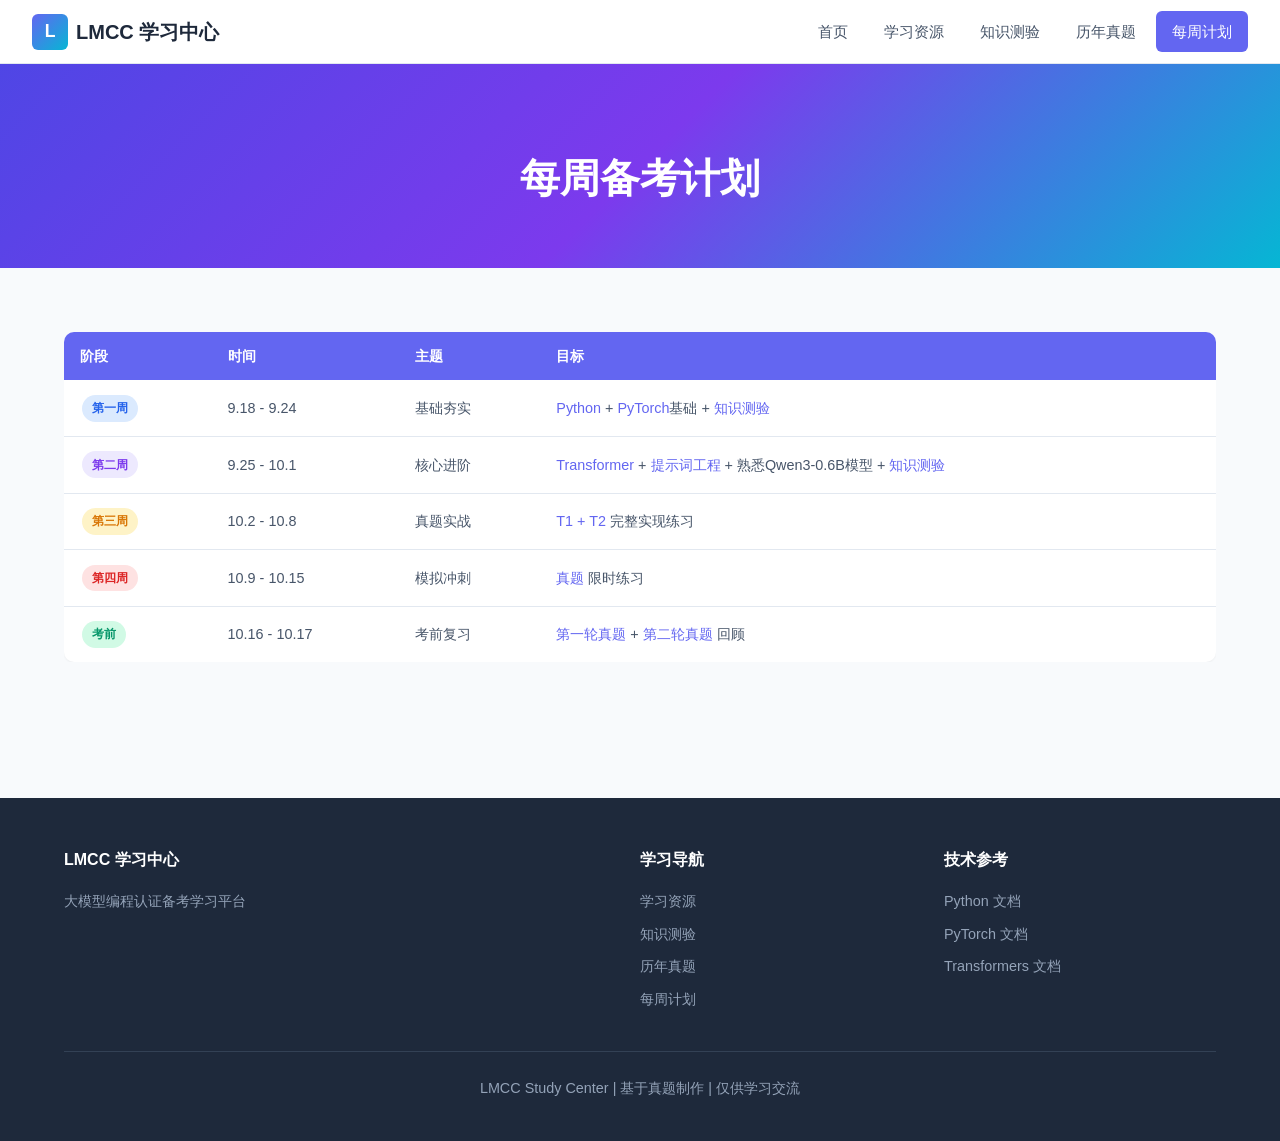
<file: plan.html>
<!DOCTYPE html>
<html lang="zh-CN">
<head>
  <meta charset="UTF-8">
  <meta name="viewport" content="width=device-width, initial-scale=1.0">
  <title>每周计划 - LMCC学习中心</title>
  <meta name="description" content="LMCC第二轮备考四周计划，从9月18日到10月17日考试日">
  <link rel="stylesheet" href="css/style.css?v=8">
</head>
<body>
  <nav class="navbar">
    <a href="index.html" class="nav-brand">
      <span class="logo">L</span>
      <span>LMCC 学习中心</span>
    </a>
    <div class="nav-links">
      <a href="index.html">首页</a>
      <a href="resources.html">学习资源</a>
      <a href="quiz.html">知识测验</a>
      <a href="exams.html">历年真题</a>
      <a href="plan.html">每周计划</a>
    </div>
    <button class="nav-toggle">☰</button>
  </nav>

  <div class="main-content">
    <div class="page-header">
      <div class="container">
        <h1>每周备考计划</h1>
      </div>
    </div>

    <div class="container">
      <div class="content-section">
        <div class="table-wrapper">
          <table>
            <thead>
              <tr><th>阶段</th><th>时间</th><th>主题</th><th>目标</th></tr>
            </thead>
            <tbody>
              <tr>
                <td><span class="tag blue">第一周</span></td>
                <td>9.18 - 9.24</td>
                <td>基础夯实</td>
                <td><a href="resources.html#python">Python</a> + <a href="resources.html#pytorch">PyTorch</a>基础 + <a href="quiz.html">知识测验</a></td>
              </tr>
              <tr>
                <td><span class="tag purple">第二周</span></td>
                <td>9.25 - 10.1</td>
                <td>核心进阶</td>
                <td><a href="resources.html#transformer">Transformer</a> + <a href="resources.html#prompt">提示词工程</a> + 熟悉Qwen3-0.6B模型 + <a href="quiz.html">知识测验</a></td>
              </tr>
              <tr>
                <td><span class="tag orange">第三周</span></td>
                <td>10.2 - 10.8</td>
                <td>真题实战</td>
                <td><a href="round2.html">T1 + T2</a> 完整实现练习</td>
              </tr>
              <tr>
                <td><span class="tag red">第四周</span></td>
                <td>10.9 - 10.15</td>
                <td>模拟冲刺</td>
                <td><a href="exams.html">真题</a> 限时练习</td>
              </tr>
              <tr>
                <td><span class="tag green">考前</span></td>
                <td>10.16 - 10.17</td>
                <td>考前复习</td>
                <td><a href="round1.html">第一轮真题</a> + <a href="round2.html">第二轮真题</a> 回顾</td>
              </tr>
            </tbody>
          </table>
        </div>
      </div>
    </div>
  </div>

  <footer class="footer">
    <div class="container">
      <div class="footer-content">
        <div>
          <h4>LMCC 学习中心</h4>
          <p>大模型编程认证备考学习平台</p>
        </div>
        <div>
          <h4>学习导航</h4>
          <p><a href="resources.html">学习资源</a></p>
          <p><a href="quiz.html">知识测验</a></p>
          <p><a href="exams.html">历年真题</a></p>
          <p><a href="plan.html">每周计划</a></p>
        </div>
        <div>
          <h4>技术参考</h4>
          <p><a href="https://docs.python.org/3/" target="_blank">Python 文档</a></p>
          <p><a href="https://pytorch.org" target="_blank">PyTorch 文档</a></p>
          <p><a href="https://huggingface.co/docs/transformers" target="_blank">Transformers 文档</a></p>
        </div>
      </div>
      <div class="footer-bottom">
        <p>LMCC Study Center | 基于真题制作 | 仅供学习交流</p>
      </div>
    </div>
  </footer>

  <script src="js/main.js?v=8"></script>
</body>
</html>
</file>
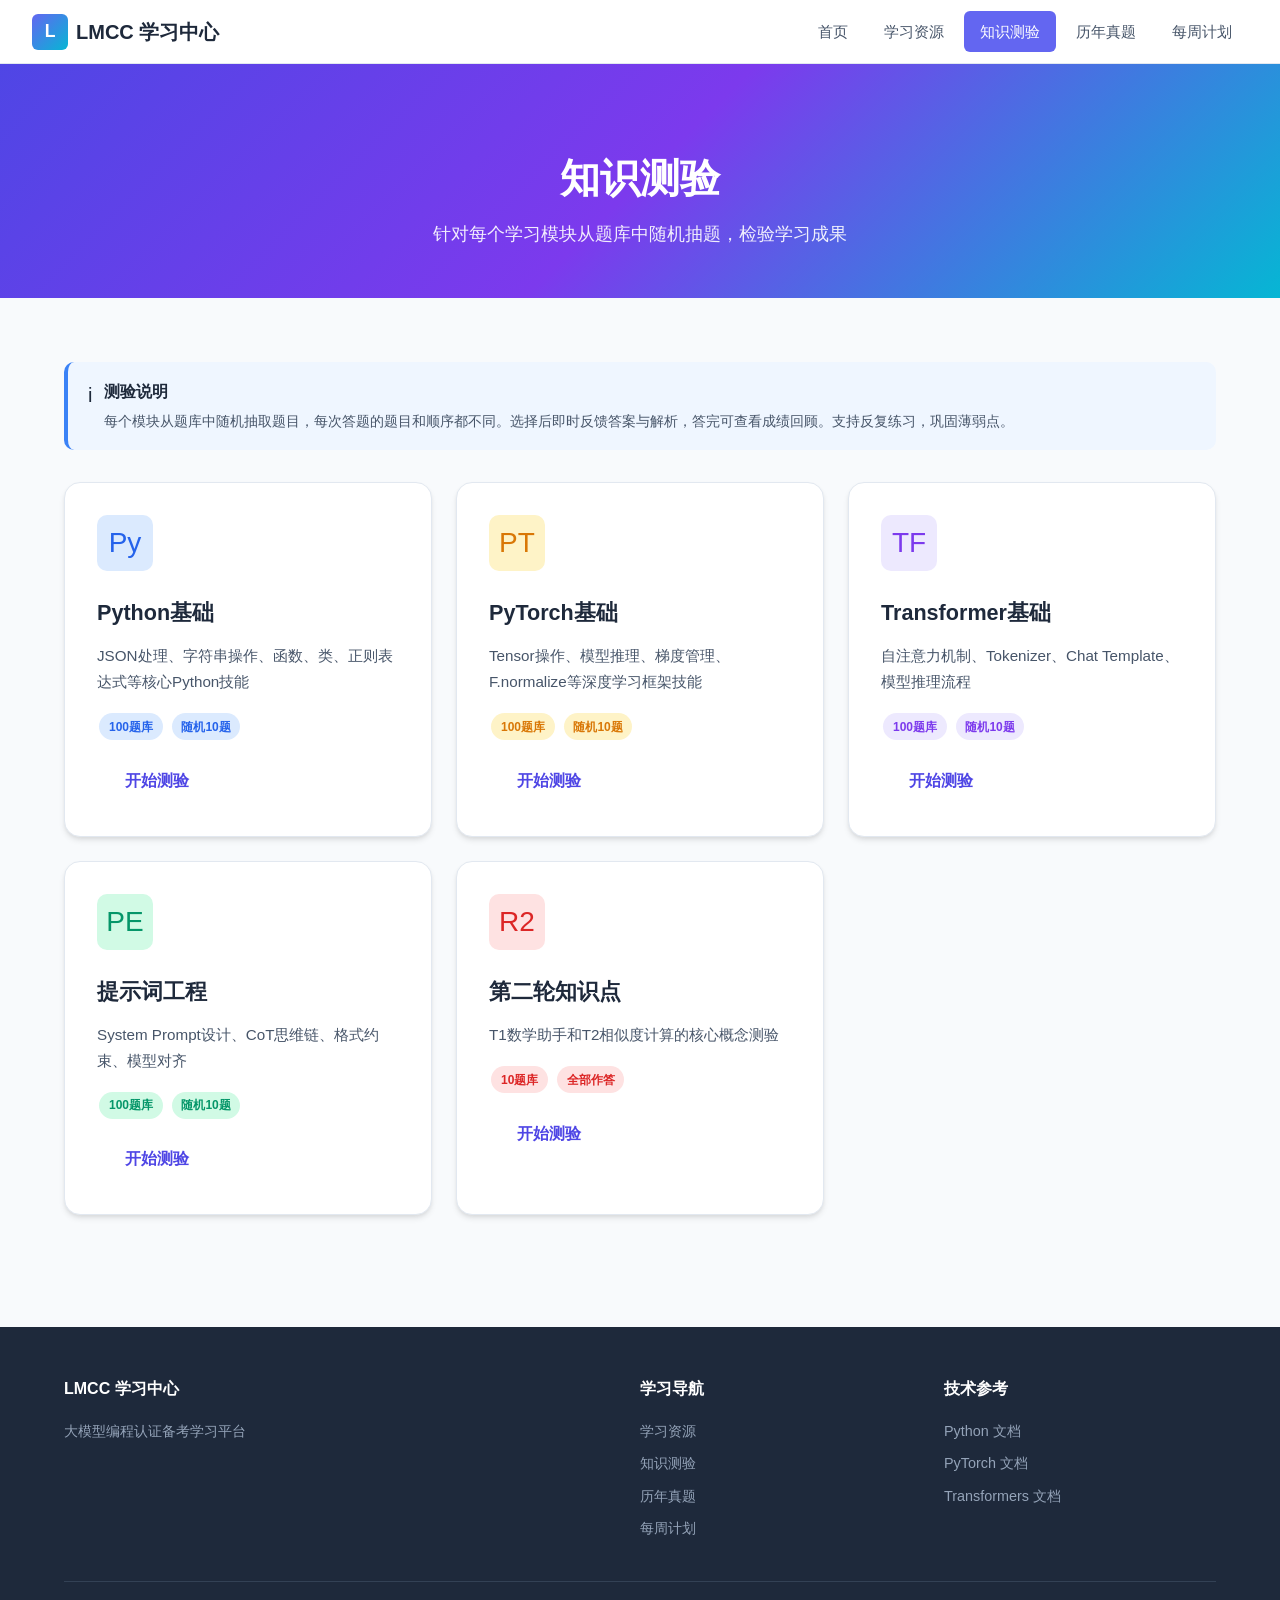
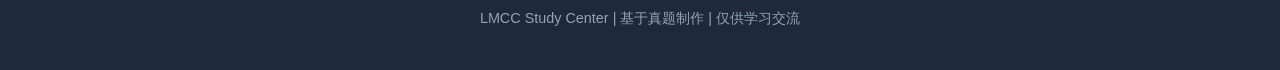
<file: quiz.html>
<!DOCTYPE html>
<html lang="zh-CN">
<head>
  <meta charset="UTF-8">
  <meta name="viewport" content="width=device-width, initial-scale=1.0">
  <title>知识测验 - LMCC学习中心</title>
  <meta name="description" content="LMCC备考知识测验，按学习模块分类，随机抽题检验学习成果">
  <link rel="stylesheet" href="css/style.css?v=8">
</head>
<body>
  <nav class="navbar">
    <a href="index.html" class="nav-brand">
      <span class="logo">L</span>
      <span>LMCC 学习中心</span>
    </a>
    <div class="nav-links">
      <a href="index.html">首页</a>
      <a href="resources.html">学习资源</a>
      <a href="quiz.html">知识测验</a>
      <a href="exams.html">历年真题</a>
      <a href="plan.html">每周计划</a>
    </div>
    <button class="nav-toggle">☰</button>
  </nav>

  <div class="main-content">
    <div class="page-header">
      <div class="container">
        <h1>知识测验</h1>
        <p>针对每个学习模块从题库中随机抽题，检验学习成果</p>
      </div>
    </div>

    <div class="container">
      <!-- Quiz Selection -->
      <div id="quiz-select" class="content-section">
        <div class="info-box info">
          <span class="icon">i</span>
          <div class="content">
            <strong>测验说明</strong>
            <p>每个模块从题库中随机抽取题目，每次答题的题目和顺序都不同。选择后即时反馈答案与解析，答完可查看成绩回顾。支持反复练习，巩固薄弱点。</p>
          </div>
        </div>

        <div class="cards-grid">
          <div class="card quiz-card" onclick="startQuiz('python')">
            <div class="card-icon blue">Py</div>
            <h3>Python基础</h3>
            <p>JSON处理、字符串操作、函数、类、正则表达式等核心Python技能</p>
            <div>
              <span class="tag blue">100题库</span>
              <span class="tag blue">随机10题</span>
            </div>
            <button class="btn btn-primary">开始测验</button>
          </div>

          <div class="card quiz-card" onclick="startQuiz('pytorch')">
            <div class="card-icon orange">PT</div>
            <h3>PyTorch基础</h3>
            <p>Tensor操作、模型推理、梯度管理、F.normalize等深度学习框架技能</p>
            <div>
              <span class="tag orange">100题库</span>
              <span class="tag orange">随机10题</span>
            </div>
            <button class="btn btn-primary">开始测验</button>
          </div>

          <div class="card quiz-card" onclick="startQuiz('transformer')">
            <div class="card-icon purple">TF</div>
            <h3>Transformer基础</h3>
            <p>自注意力机制、Tokenizer、Chat Template、模型推理流程</p>
            <div>
              <span class="tag purple">100题库</span>
              <span class="tag purple">随机10题</span>
            </div>
            <button class="btn btn-primary">开始测验</button>
          </div>

          <div class="card quiz-card" onclick="startQuiz('prompt')">
            <div class="card-icon green">PE</div>
            <h3>提示词工程</h3>
            <p>System Prompt设计、CoT思维链、格式约束、模型对齐</p>
            <div>
              <span class="tag green">100题库</span>
              <span class="tag green">随机10题</span>
            </div>
            <button class="btn btn-primary">开始测验</button>
          </div>

          <div class="card quiz-card" onclick="startQuiz('round2')">
            <div class="card-icon red">R2</div>
            <h3>第二轮知识点</h3>
            <p>T1数学助手和T2相似度计算的核心概念测验</p>
            <div>
              <span class="tag red">10题库</span>
              <span class="tag red">全部作答</span>
            </div>
            <button class="btn btn-primary">开始测验</button>
          </div>
        </div>
      </div>

      <!-- Quiz Interface -->
      <div id="quiz-interface" style="display: none;">
        <div class="quiz-header">
          <button class="btn btn-outline" onclick="exitQuiz()" style="color: var(--text-secondary); border-color: var(--border-color);">&larr; 返回</button>
          <div class="quiz-progress">
            <span id="quiz-title" class="quiz-title">测验</span>
            <span id="quiz-counter" class="quiz-counter">第 0 / 0 题</span>
          </div>
          <div class="quiz-score-badge">
            <span id="quiz-score">0</span> 分
          </div>
        </div>

        <div class="quiz-progress-bar">
          <div id="progress-fill" class="progress-fill" style="width: 0%;"></div>
        </div>

        <div id="quiz-content"></div>

        <div class="quiz-nav">
          <button id="prev-btn" class="btn btn-outline" onclick="prevQuestion()" style="color: var(--text-secondary); border-color: var(--border-color);">&larr; 上一题</button>
          <button id="next-btn" class="btn btn-primary" onclick="nextQuestion()">下一题 &rarr;</button>
          <button id="finish-btn" class="btn btn-primary" style="display: none;" onclick="finishQuiz()">查看成绩</button>
        </div>
      </div>

      <!-- Quiz Results -->
      <div id="quiz-results" style="display: none;">
        <div class="quiz-result-header">
          <h2 id="result-title">测验完成！</h2>
          <div class="quiz-score-display">
            <span id="final-score">0</span> / <span id="total-score">0</span>
          </div>
          <p id="result-message" style="font-size: 1.1rem; color: var(--text-secondary);"></p>
        </div>
        <div style="text-align: center; margin-bottom: 2rem;">
          <button class="btn btn-primary" onclick="exitQuiz()" style="font-size: 1.05rem; padding: 0.85rem 2rem;">再测一次</button>
        </div>
        <div id="result-review"></div>
      </div>
    </div>
  </div>

  <footer class="footer">
    <div class="container">
      <div class="footer-content">
        <div>
          <h4>LMCC 学习中心</h4>
          <p>大模型编程认证备考学习平台</p>
        </div>
        <div>
          <h4>学习导航</h4>
          <p><a href="resources.html">学习资源</a></p>
          <p><a href="quiz.html">知识测验</a></p>
          <p><a href="exams.html">历年真题</a></p>
          <p><a href="plan.html">每周计划</a></p>
        </div>
        <div>
          <h4>技术参考</h4>
          <p><a href="https://docs.python.org/3/" target="_blank">Python 文档</a></p>
          <p><a href="https://pytorch.org" target="_blank">PyTorch 文档</a></p>
          <p><a href="https://huggingface.co/docs/transformers" target="_blank">Transformers 文档</a></p>
        </div>
      </div>
      <div class="footer-bottom">
        <p>LMCC Study Center | 基于真题制作 | 仅供学习交流</p>
      </div>
    </div>
  </footer>

  <script src="js/quiz-python.js?v=7"></script>
  <script src="js/quiz-pytorch.js?v=7"></script>
  <script src="js/quiz-transformer.js?v=7"></script>
  <script src="js/quiz-prompt.js?v=7"></script>
  <script src="js/quiz-data.js?v=7"></script>
  <script src="js/quiz.js?v=7"></script>
  <script src="js/main.js?v=8"></script>
</body>
</html>
</file>
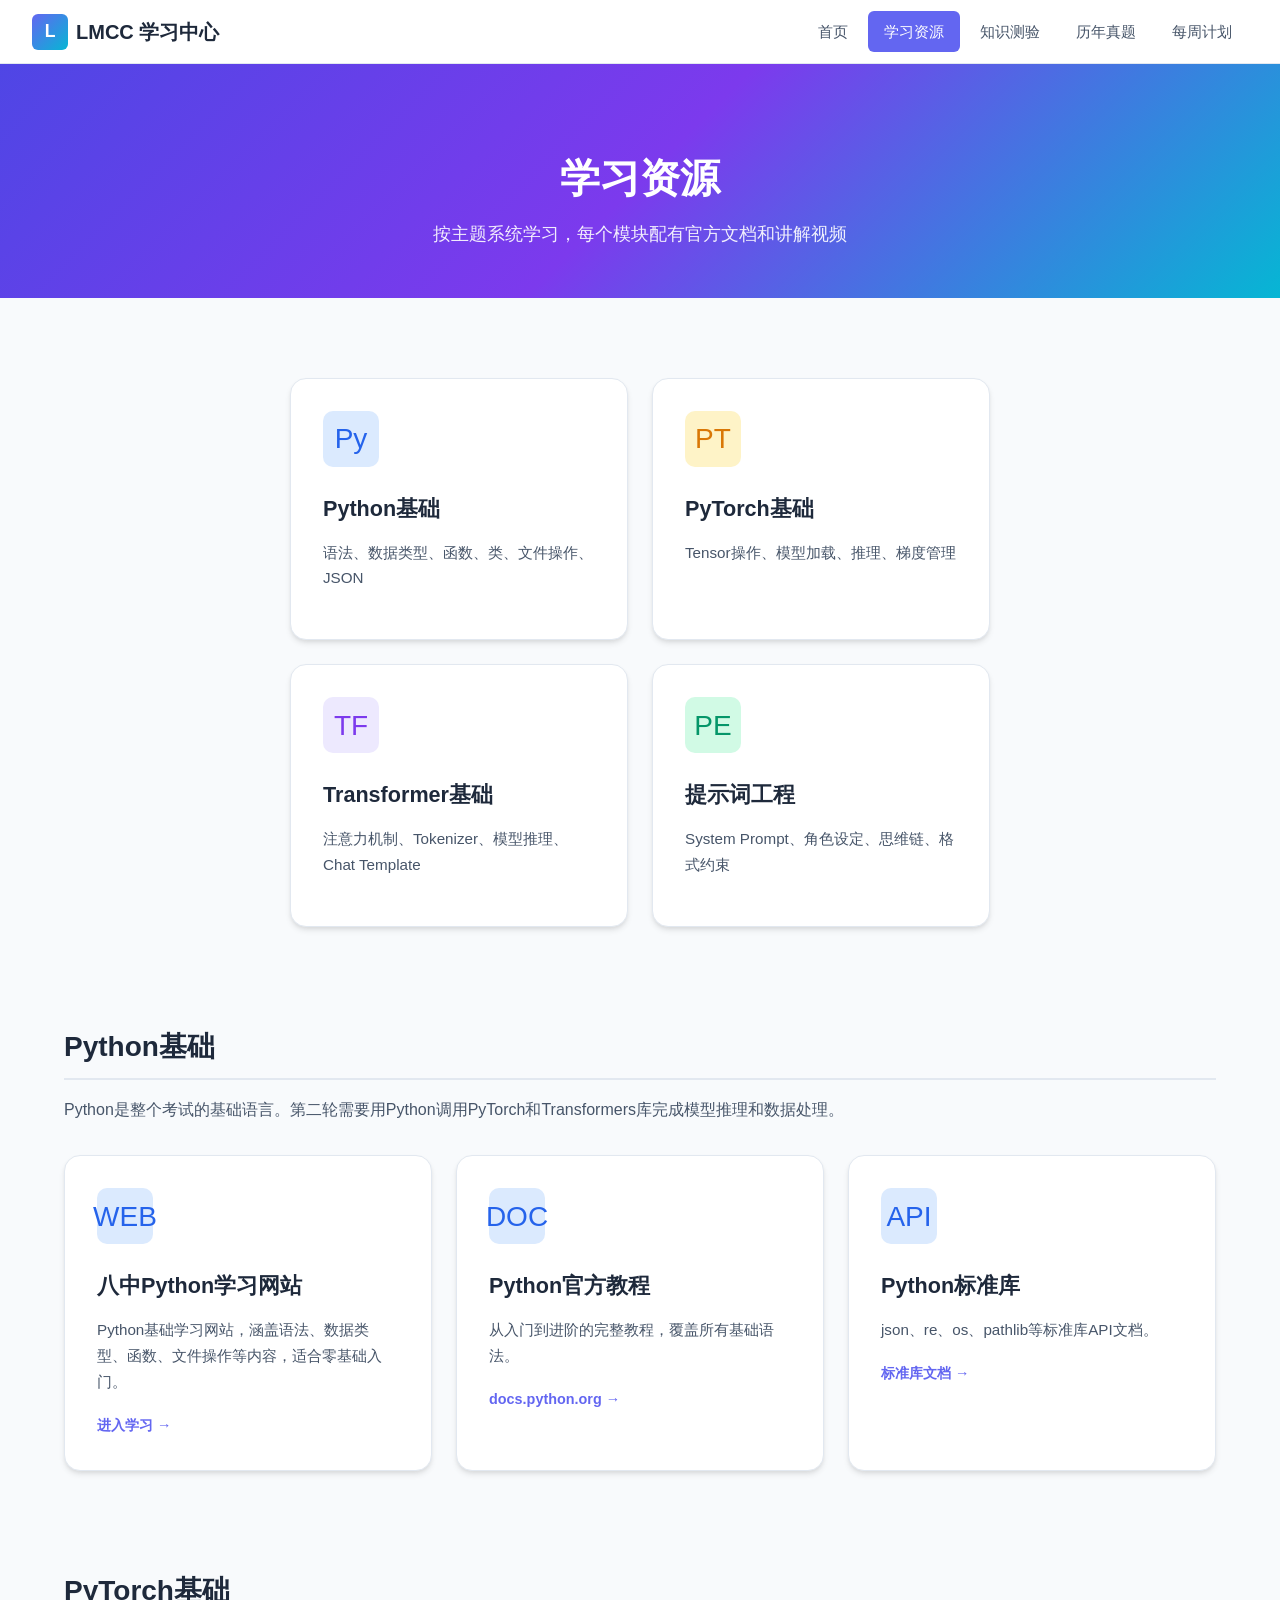
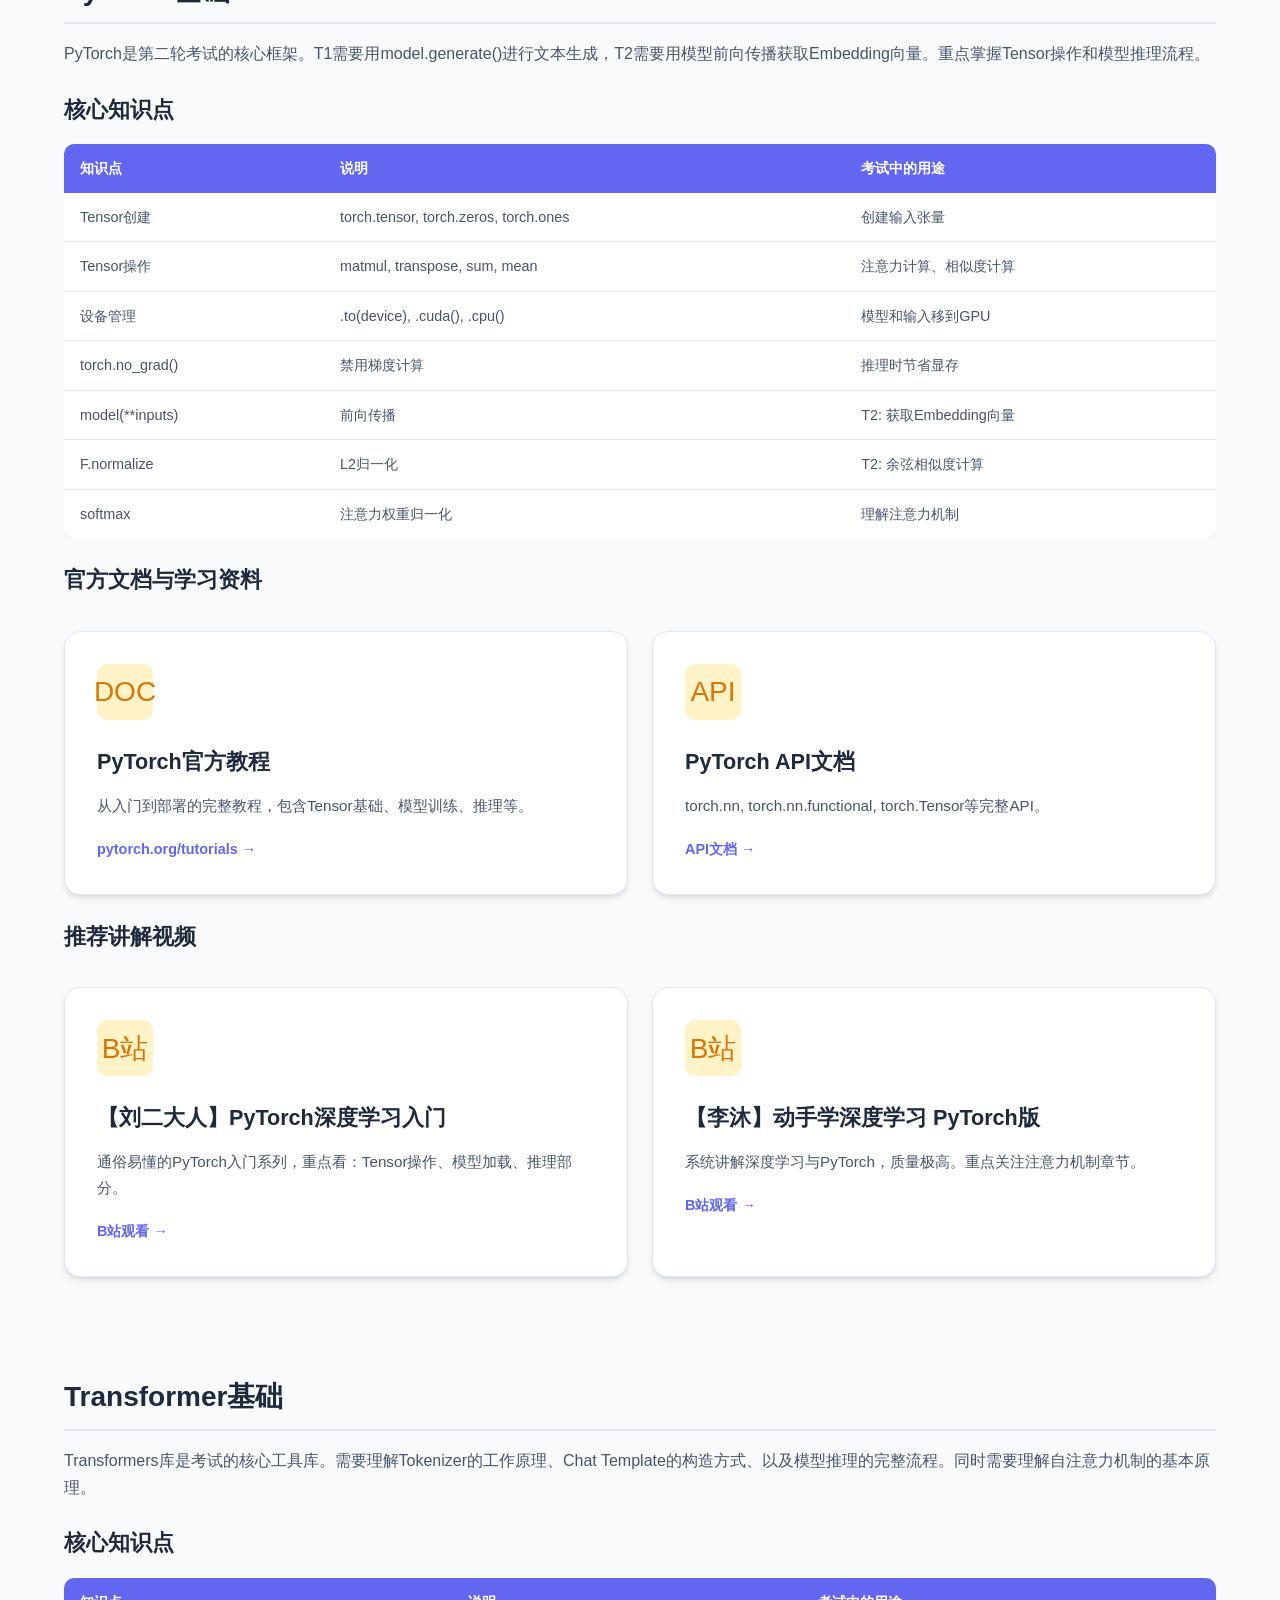
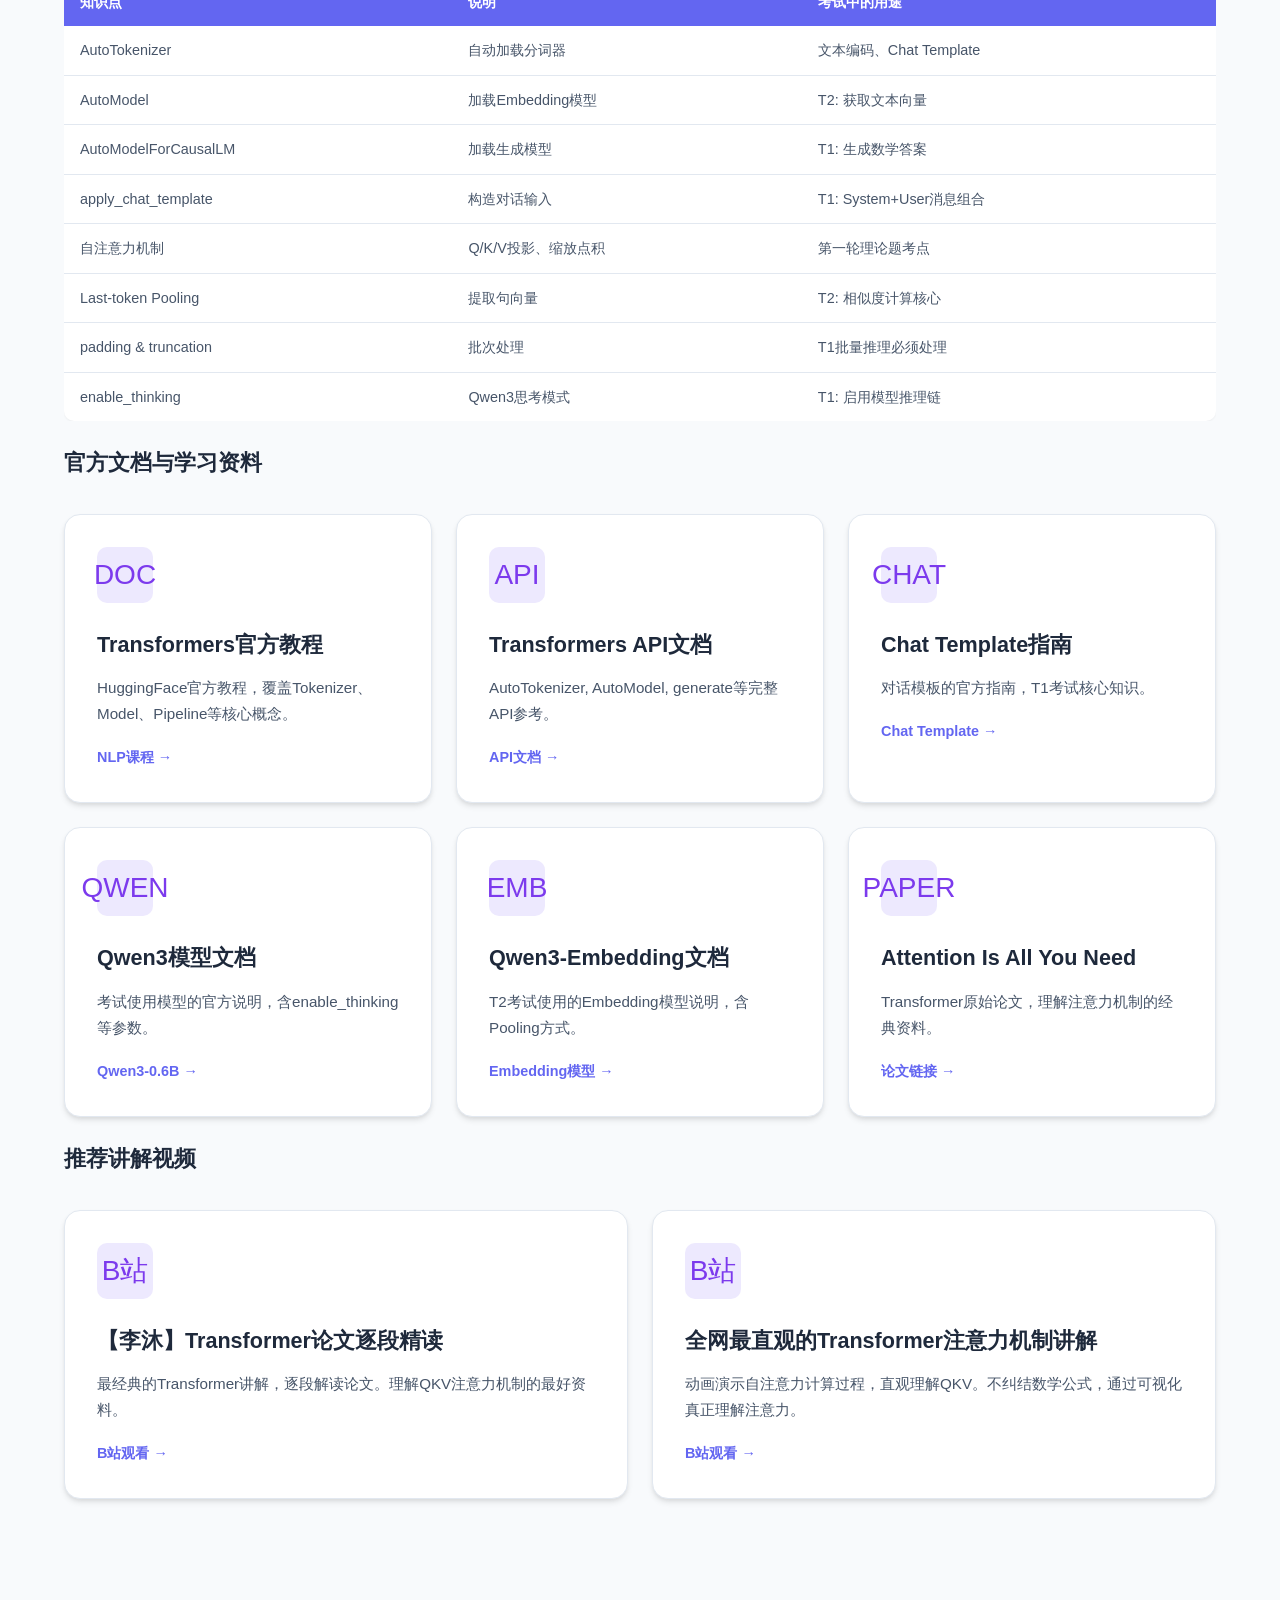
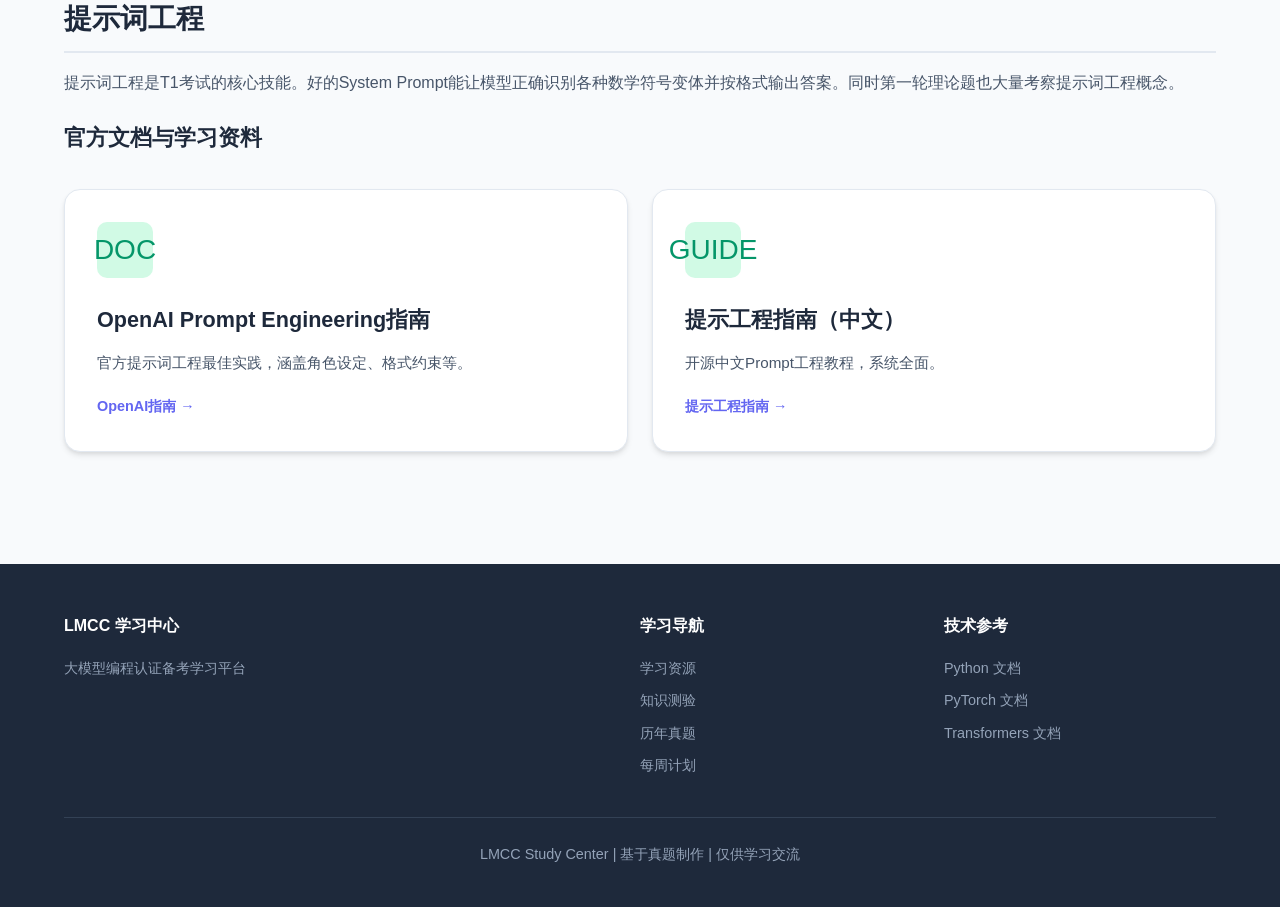
<file: resources.html>
<!DOCTYPE html>
<html lang="zh-CN">
<head>
  <meta charset="UTF-8">
  <meta name="viewport" content="width=device-width, initial-scale=1.0">
  <title>学习资源 - LMCC学习中心</title>
  <meta name="description" content="LMCC备考学习资源，按Python基础、PyTorch基础、Transformer基础、提示词工程分类">
  <link rel="stylesheet" href="css/style.css?v=8">
</head>
<body>
  <nav class="navbar">
    <a href="index.html" class="nav-brand">
      <span class="logo">L</span>
      <span>LMCC 学习中心</span>
    </a>
    <div class="nav-links">
      <a href="index.html">首页</a>
      <a href="resources.html">学习资源</a>
      <a href="quiz.html">知识测验</a>
      <a href="exams.html">历年真题</a>
      <a href="plan.html">每周计划</a>
    </div>
    <button class="nav-toggle">☰</button>
  </nav>

  <div class="main-content">
    <div class="page-header">
      <div class="container">
        <h1>学习资源</h1>
        <p>按主题系统学习，每个模块配有官方文档和讲解视频</p>
      </div>
    </div>

    <div class="container">
      <!-- Quick Nav -->
      <div class="content-section">
        <div class="cards-grid cards-grid-2x2">
          <a href="#python" class="card" style="text-decoration: none;">
            <div class="card-icon blue">Py</div>
            <h3>Python基础</h3>
            <p>语法、数据类型、函数、类、文件操作、JSON</p>
          </a>
          <a href="#pytorch" class="card" style="text-decoration: none;">
            <div class="card-icon orange">PT</div>
            <h3>PyTorch基础</h3>
            <p>Tensor操作、模型加载、推理、梯度管理</p>
          </a>
          <a href="#transformer" class="card" style="text-decoration: none;">
            <div class="card-icon purple">TF</div>
            <h3>Transformer基础</h3>
            <p>注意力机制、Tokenizer、模型推理、Chat Template</p>
          </a>
          <a href="#prompt" class="card" style="text-decoration: none;">
            <div class="card-icon green">PE</div>
            <h3>提示词工程</h3>
            <p>System Prompt、角色设定、思维链、格式约束</p>
          </a>
        </div>
      </div>

      <!-- Python -->
      <div class="content-section" id="python">
        <h2>Python基础</h2>
        <p>Python是整个考试的基础语言。第二轮需要用Python调用PyTorch和Transformers库完成模型推理和数据处理。</p>

        <div class="cards-grid">
          <div class="card">
            <div class="card-icon blue">WEB</div>
            <h3>八中Python学习网站</h3>
            <p>Python基础学习网站，涵盖语法、数据类型、函数、文件操作等内容，适合零基础入门。</p>
            <a href="https://andrew-pei.github.io/python-learning/" target="_blank" class="card-link">进入学习</a>
          </div>
          <div class="card">
            <div class="card-icon blue">DOC</div>
            <h3>Python官方教程</h3>
            <p>从入门到进阶的完整教程，覆盖所有基础语法。</p>
            <a href="https://docs.python.org/zh-cn/3/tutorial/" target="_blank" class="card-link">docs.python.org</a>
          </div>
          <div class="card">
            <div class="card-icon blue">API</div>
            <h3>Python标准库</h3>
            <p>json、re、os、pathlib等标准库API文档。</p>
            <a href="https://docs.python.org/zh-cn/3/library/" target="_blank" class="card-link">标准库文档</a>
          </div>
        </div>
      </div>

      <!-- PyTorch -->
      <div class="content-section" id="pytorch">
        <h2>PyTorch基础</h2>
        <p>PyTorch是第二轮考试的核心框架。T1需要用model.generate()进行文本生成，T2需要用模型前向传播获取Embedding向量。重点掌握Tensor操作和模型推理流程。</p>

        <h3>核心知识点</h3>
        <div class="table-wrapper">
          <table>
            <thead><tr><th>知识点</th><th>说明</th><th>考试中的用途</th></tr></thead>
            <tbody>
              <tr><td>Tensor创建</td><td>torch.tensor, torch.zeros, torch.ones</td><td>创建输入张量</td></tr>
              <tr><td>Tensor操作</td><td>matmul, transpose, sum, mean</td><td>注意力计算、相似度计算</td></tr>
              <tr><td>设备管理</td><td>.to(device), .cuda(), .cpu()</td><td>模型和输入移到GPU</td></tr>
              <tr><td>torch.no_grad()</td><td>禁用梯度计算</td><td>推理时节省显存</td></tr>
              <tr><td>model(**inputs)</td><td>前向传播</td><td>T2: 获取Embedding向量</td></tr>
              <tr><td>F.normalize</td><td>L2归一化</td><td>T2: 余弦相似度计算</td></tr>
              <tr><td>softmax</td><td>注意力权重归一化</td><td>理解注意力机制</td></tr>
            </tbody>
          </table>
        </div>

        <h3>官方文档与学习资料</h3>
        <div class="cards-grid">
          <div class="card">
            <div class="card-icon orange">DOC</div>
            <h3>PyTorch官方教程</h3>
            <p>从入门到部署的完整教程，包含Tensor基础、模型训练、推理等。</p>
            <a href="https://pytorch.org/tutorials/" target="_blank" class="card-link">pytorch.org/tutorials</a>
          </div>
          <div class="card">
            <div class="card-icon orange">API</div>
            <h3>PyTorch API文档</h3>
            <p>torch.nn, torch.nn.functional, torch.Tensor等完整API。</p>
            <a href="https://pytorch.org/docs/stable/" target="_blank" class="card-link">API文档</a>
          </div>
        </div>

        <h3>推荐讲解视频</h3>
        <div class="cards-grid">
          <div class="card">
            <div class="card-icon orange">B站</div>
            <h3>【刘二大人】PyTorch深度学习入门</h3>
            <p>通俗易懂的PyTorch入门系列，重点看：Tensor操作、模型加载、推理部分。</p>
            <a href="https://www.bilibili.com/video/BV1Y7411d7Ys" target="_blank" class="card-link">B站观看</a>
          </div>
          <div class="card">
            <div class="card-icon orange">B站</div>
            <h3>【李沐】动手学深度学习 PyTorch版</h3>
            <p>系统讲解深度学习与PyTorch，质量极高。重点关注注意力机制章节。</p>
            <a href="https://www.bilibili.com/video/BV1if4y147hS" target="_blank" class="card-link">B站观看</a>
          </div>
        </div>
      </div>

      <!-- Transformer -->
      <div class="content-section" id="transformer">
        <h2>Transformer基础</h2>
        <p>Transformers库是考试的核心工具库。需要理解Tokenizer的工作原理、Chat Template的构造方式、以及模型推理的完整流程。同时需要理解自注意力机制的基本原理。</p>

        <h3>核心知识点</h3>
        <div class="table-wrapper">
          <table>
            <thead><tr><th>知识点</th><th>说明</th><th>考试中的用途</th></tr></thead>
            <tbody>
              <tr><td>AutoTokenizer</td><td>自动加载分词器</td><td>文本编码、Chat Template</td></tr>
              <tr><td>AutoModel</td><td>加载Embedding模型</td><td>T2: 获取文本向量</td></tr>
              <tr><td>AutoModelForCausalLM</td><td>加载生成模型</td><td>T1: 生成数学答案</td></tr>
              <tr><td>apply_chat_template</td><td>构造对话输入</td><td>T1: System+User消息组合</td></tr>
              <tr><td>自注意力机制</td><td>Q/K/V投影、缩放点积</td><td>第一轮理论题考点</td></tr>
              <tr><td>Last-token Pooling</td><td>提取句向量</td><td>T2: 相似度计算核心</td></tr>
              <tr><td>padding & truncation</td><td>批次处理</td><td>T1批量推理必须处理</td></tr>
              <tr><td>enable_thinking</td><td>Qwen3思考模式</td><td>T1: 启用模型推理链</td></tr>
            </tbody>
          </table>
        </div>

        <h3>官方文档与学习资料</h3>
        <div class="cards-grid">
          <div class="card">
            <div class="card-icon purple">DOC</div>
            <h3>Transformers官方教程</h3>
            <p>HuggingFace官方教程，覆盖Tokenizer、Model、Pipeline等核心概念。</p>
            <a href="https://huggingface.co/learn/nlp-course/zh-CN/chapter2/1" target="_blank" class="card-link">NLP课程</a>
          </div>
          <div class="card">
            <div class="card-icon purple">API</div>
            <h3>Transformers API文档</h3>
            <p>AutoTokenizer, AutoModel, generate等完整API参考。</p>
            <a href="https://huggingface.co/docs/transformers/main/zh/index" target="_blank" class="card-link">API文档</a>
          </div>
          <div class="card">
            <div class="card-icon purple">CHAT</div>
            <h3>Chat Template指南</h3>
            <p>对话模板的官方指南，T1考试核心知识。</p>
            <a href="https://huggingface.co/docs/transformers/main/zh/chat_templating" target="_blank" class="card-link">Chat Template</a>
          </div>
          <div class="card">
            <div class="card-icon purple">QWEN</div>
            <h3>Qwen3模型文档</h3>
            <p>考试使用模型的官方说明，含enable_thinking等参数。</p>
            <a href="https://huggingface.co/Qwen/Qwen3-0.6B" target="_blank" class="card-link">Qwen3-0.6B</a>
          </div>
          <div class="card">
            <div class="card-icon purple">EMB</div>
            <h3>Qwen3-Embedding文档</h3>
            <p>T2考试使用的Embedding模型说明，含Pooling方式。</p>
            <a href="https://huggingface.co/Qwen/Qwen3-Embedding-0.6B" target="_blank" class="card-link">Embedding模型</a>
          </div>
          <div class="card">
            <div class="card-icon purple">PAPER</div>
            <h3>Attention Is All You Need</h3>
            <p>Transformer原始论文，理解注意力机制的经典资料。</p>
            <a href="https://arxiv.org/abs/1706.03762" target="_blank" class="card-link">论文链接</a>
          </div>
        </div>

        <h3>推荐讲解视频</h3>
        <div class="cards-grid">
          <div class="card">
            <div class="card-icon purple">B站</div>
            <h3>【李沐】Transformer论文逐段精读</h3>
            <p>最经典的Transformer讲解，逐段解读论文。理解QKV注意力机制的最好资料。</p>
            <a href="https://www.bilibili.com/video/BV1pu411o7BE/" target="_blank" class="card-link">B站观看</a>
          </div>
          <div class="card">
            <div class="card-icon purple">B站</div>
            <h3>全网最直观的Transformer注意力机制讲解</h3>
            <p>动画演示自注意力计算过程，直观理解QKV。不纠结数学公式，通过可视化真正理解注意力。</p>
            <a href="https://www.bilibili.com/video/BV15FHAziEu2/" target="_blank" class="card-link">B站观看</a>
          </div>
        </div>
      </div>

      <!-- Prompt Engineering -->
      <div class="content-section" id="prompt">
        <h2>提示词工程</h2>
        <p>提示词工程是T1考试的核心技能。好的System Prompt能让模型正确识别各种数学符号变体并按格式输出答案。同时第一轮理论题也大量考察提示词工程概念。</p>

        <h3>官方文档与学习资料</h3>
        <div class="cards-grid">
          <div class="card">
            <div class="card-icon green">DOC</div>
            <h3>OpenAI Prompt Engineering指南</h3>
            <p>官方提示词工程最佳实践，涵盖角色设定、格式约束等。</p>
            <a href="https://platform.openai.com/docs/guides/prompt-engineering" target="_blank" class="card-link">OpenAI指南</a>
          </div>
          <div class="card">
            <div class="card-icon green">GUIDE</div>
            <h3>提示工程指南（中文）</h3>
            <p>开源中文Prompt工程教程，系统全面。</p>
            <a href="https://www.promptingguide.ai/zh" target="_blank" class="card-link">提示工程指南</a>
          </div>
        </div>
      </div>
    </div>
  </div>

  <footer class="footer">
    <div class="container">
      <div class="footer-content">
        <div>
          <h4>LMCC 学习中心</h4>
          <p>大模型编程认证备考学习平台</p>
        </div>
        <div>
          <h4>学习导航</h4>
          <p><a href="resources.html">学习资源</a></p>
          <p><a href="quiz.html">知识测验</a></p>
          <p><a href="exams.html">历年真题</a></p>
          <p><a href="plan.html">每周计划</a></p>
        </div>
        <div>
          <h4>技术参考</h4>
          <p><a href="https://docs.python.org/3/" target="_blank">Python 文档</a></p>
          <p><a href="https://pytorch.org" target="_blank">PyTorch 文档</a></p>
          <p><a href="https://huggingface.co/docs/transformers" target="_blank">Transformers 文档</a></p>
        </div>
      </div>
      <div class="footer-bottom">
        <p>LMCC Study Center | 基于真题制作 | 仅供学习交流</p>
      </div>
    </div>
  </footer>

  <script src="js/main.js?v=8"></script>
</body>
</html>
</file>
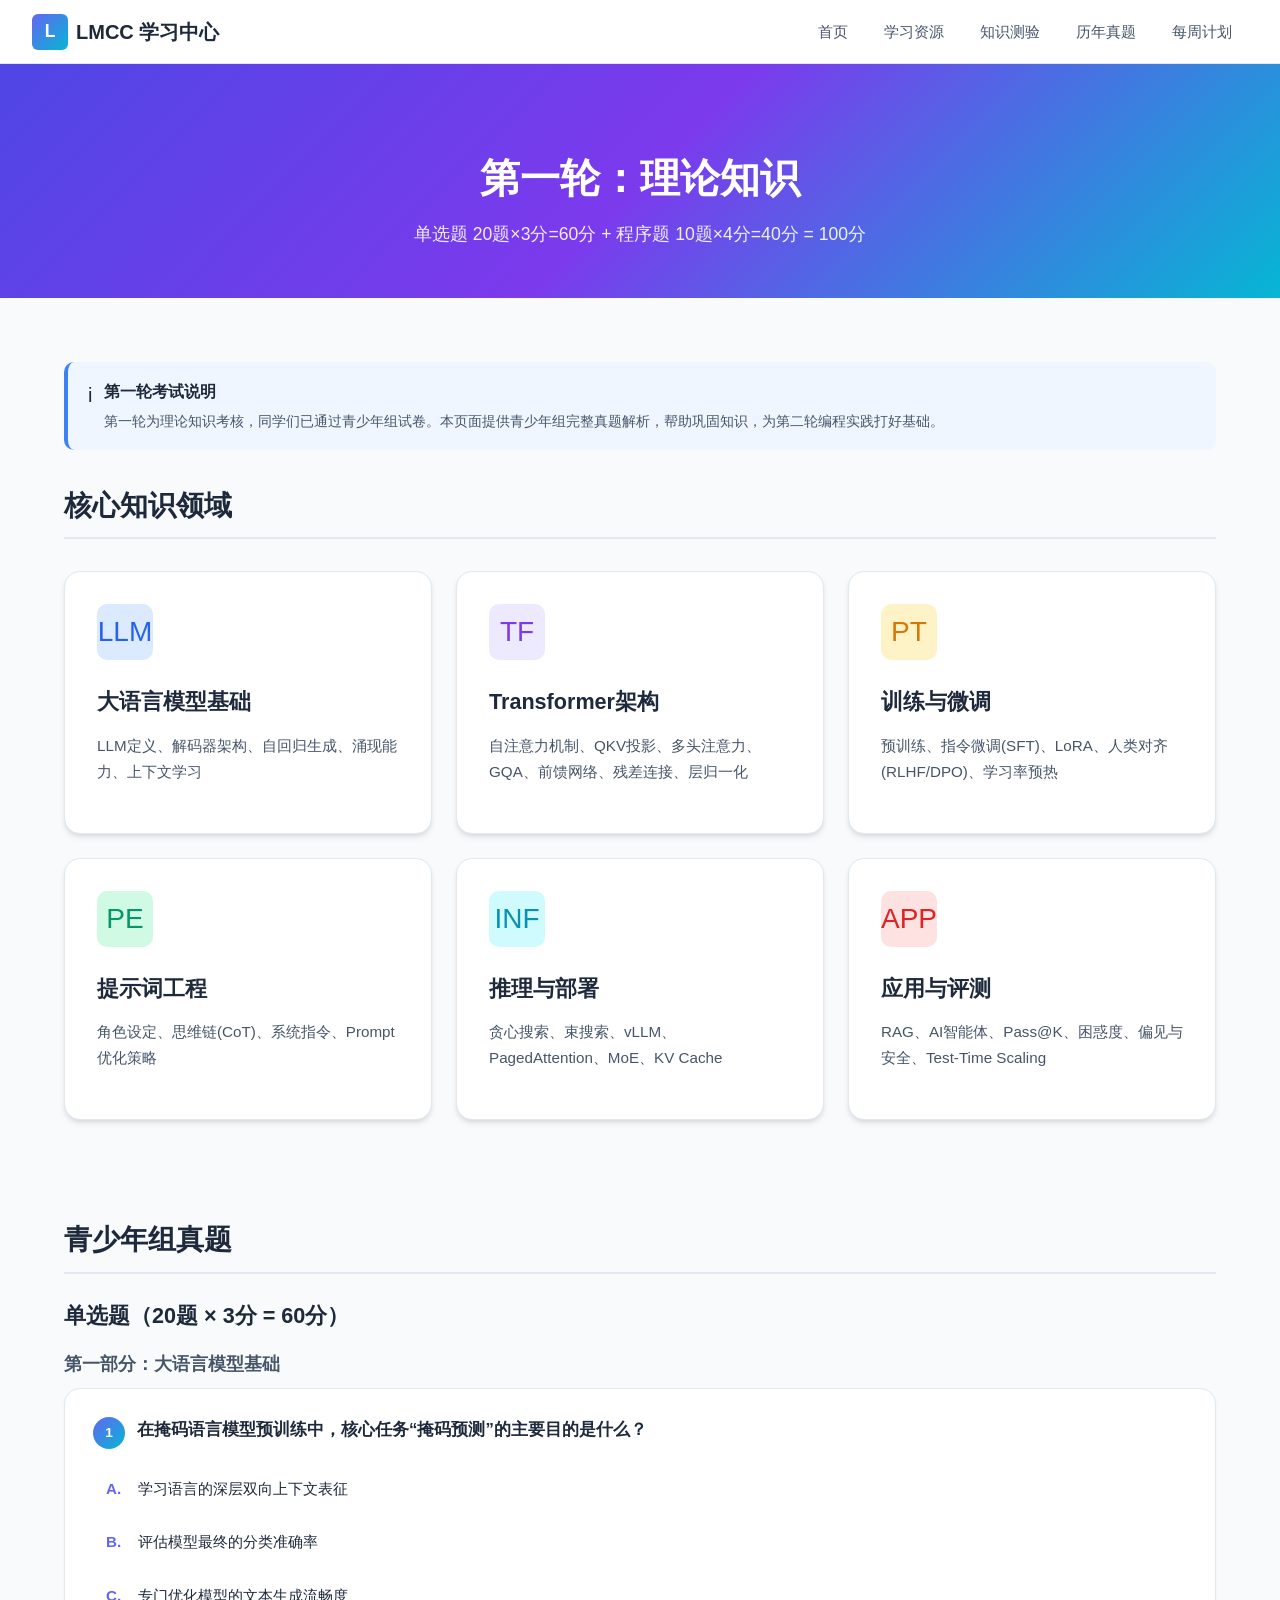
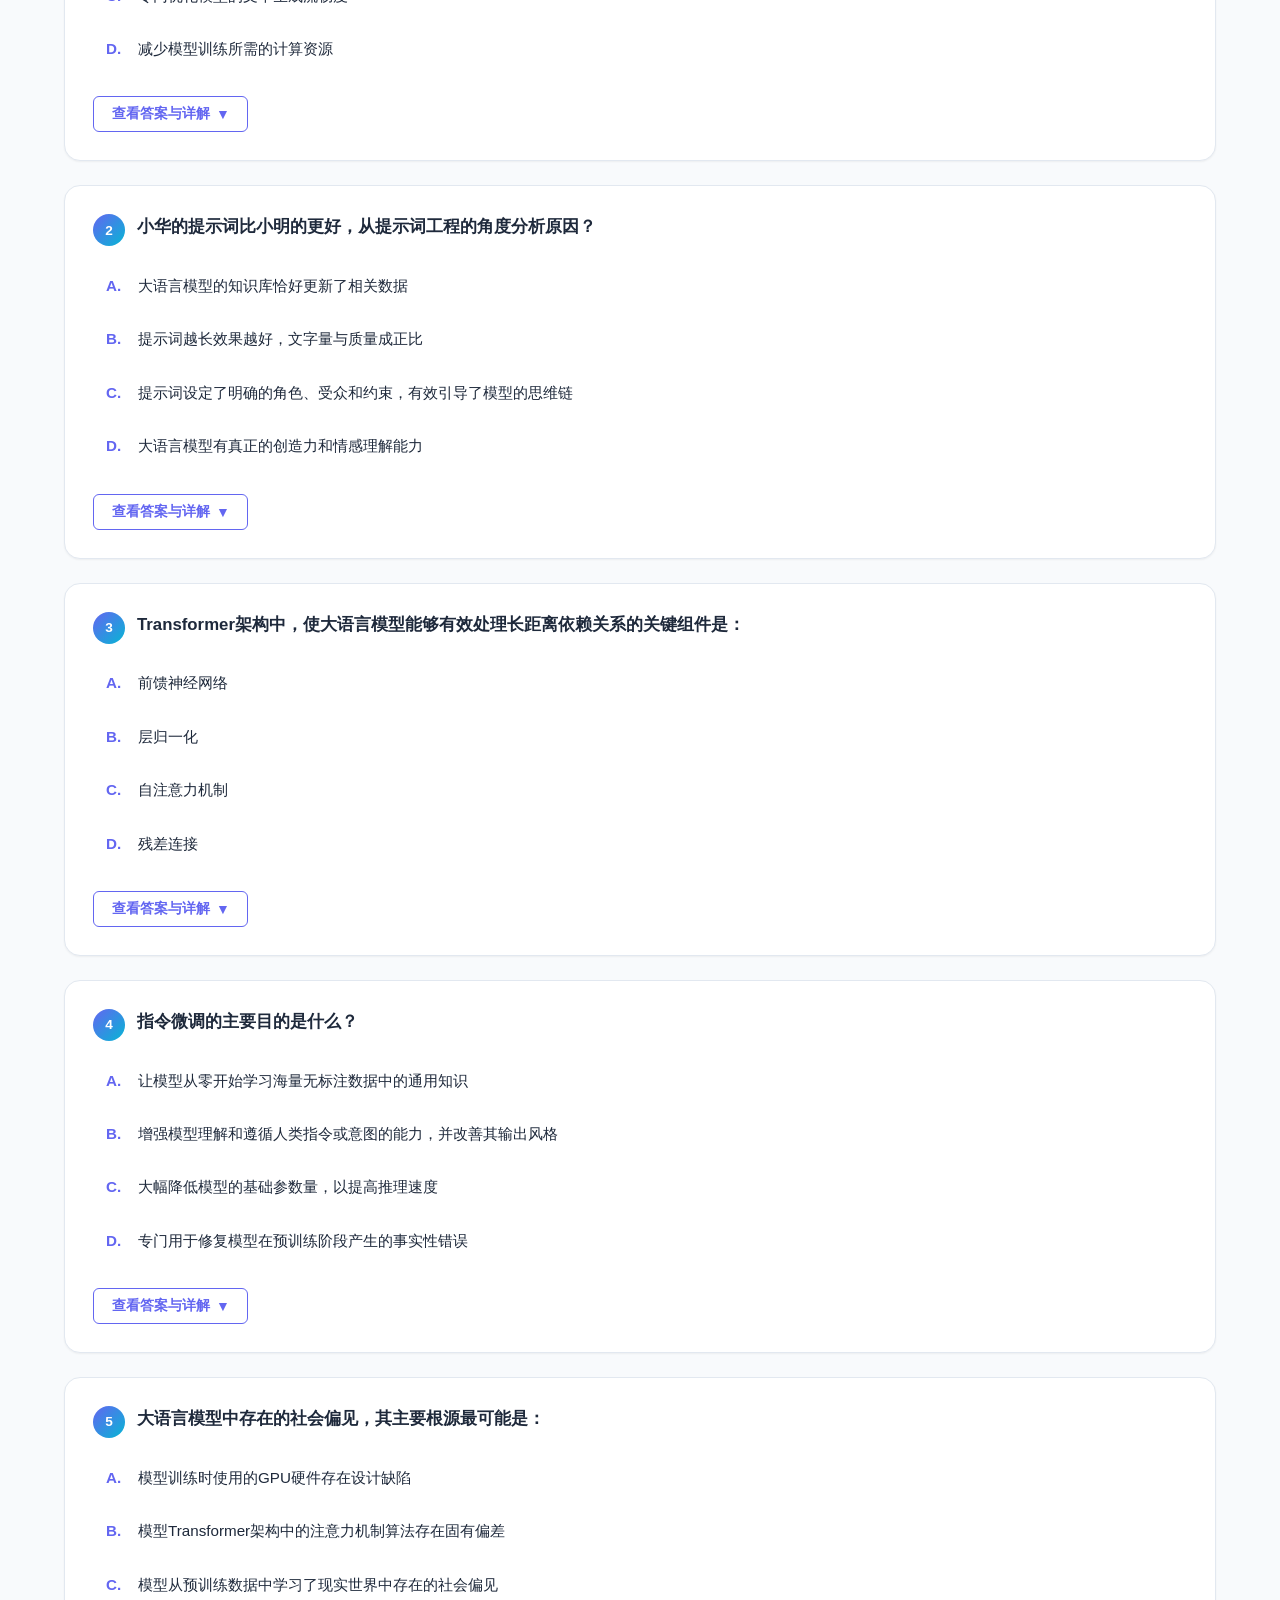
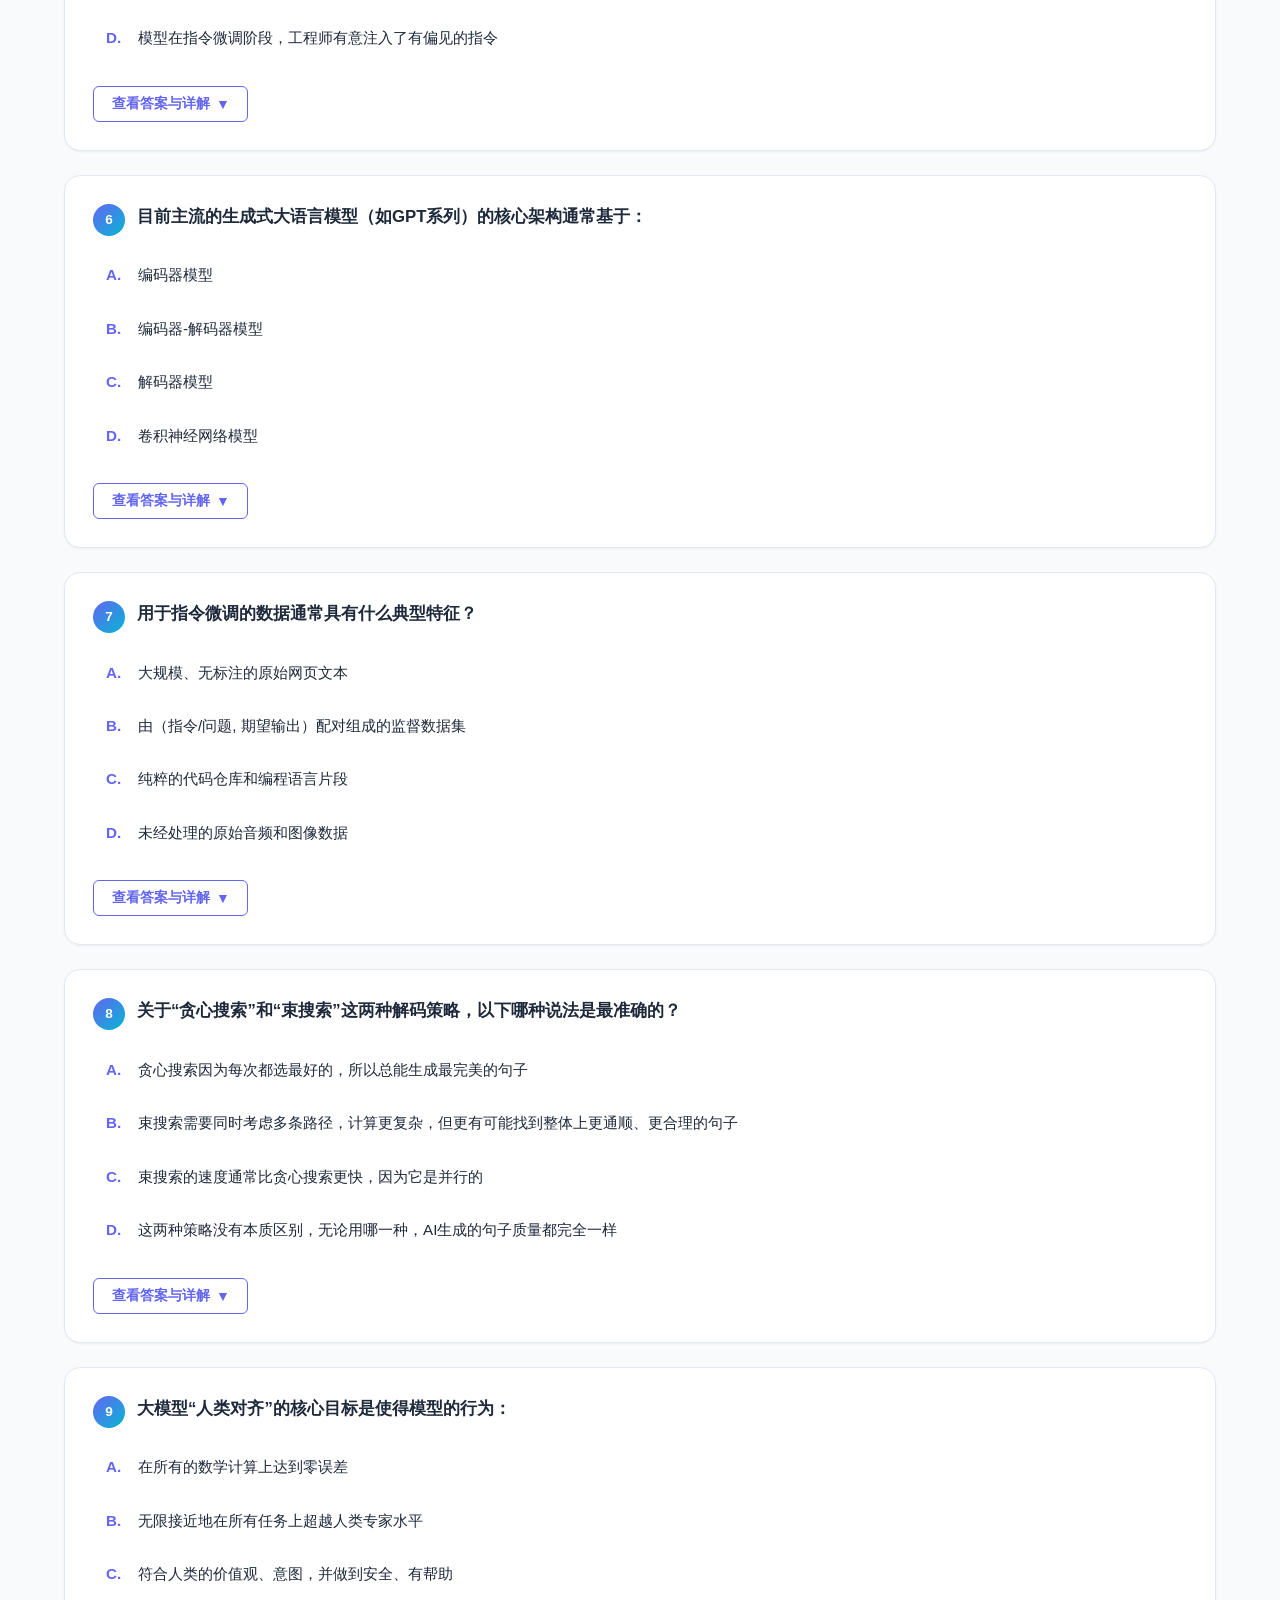
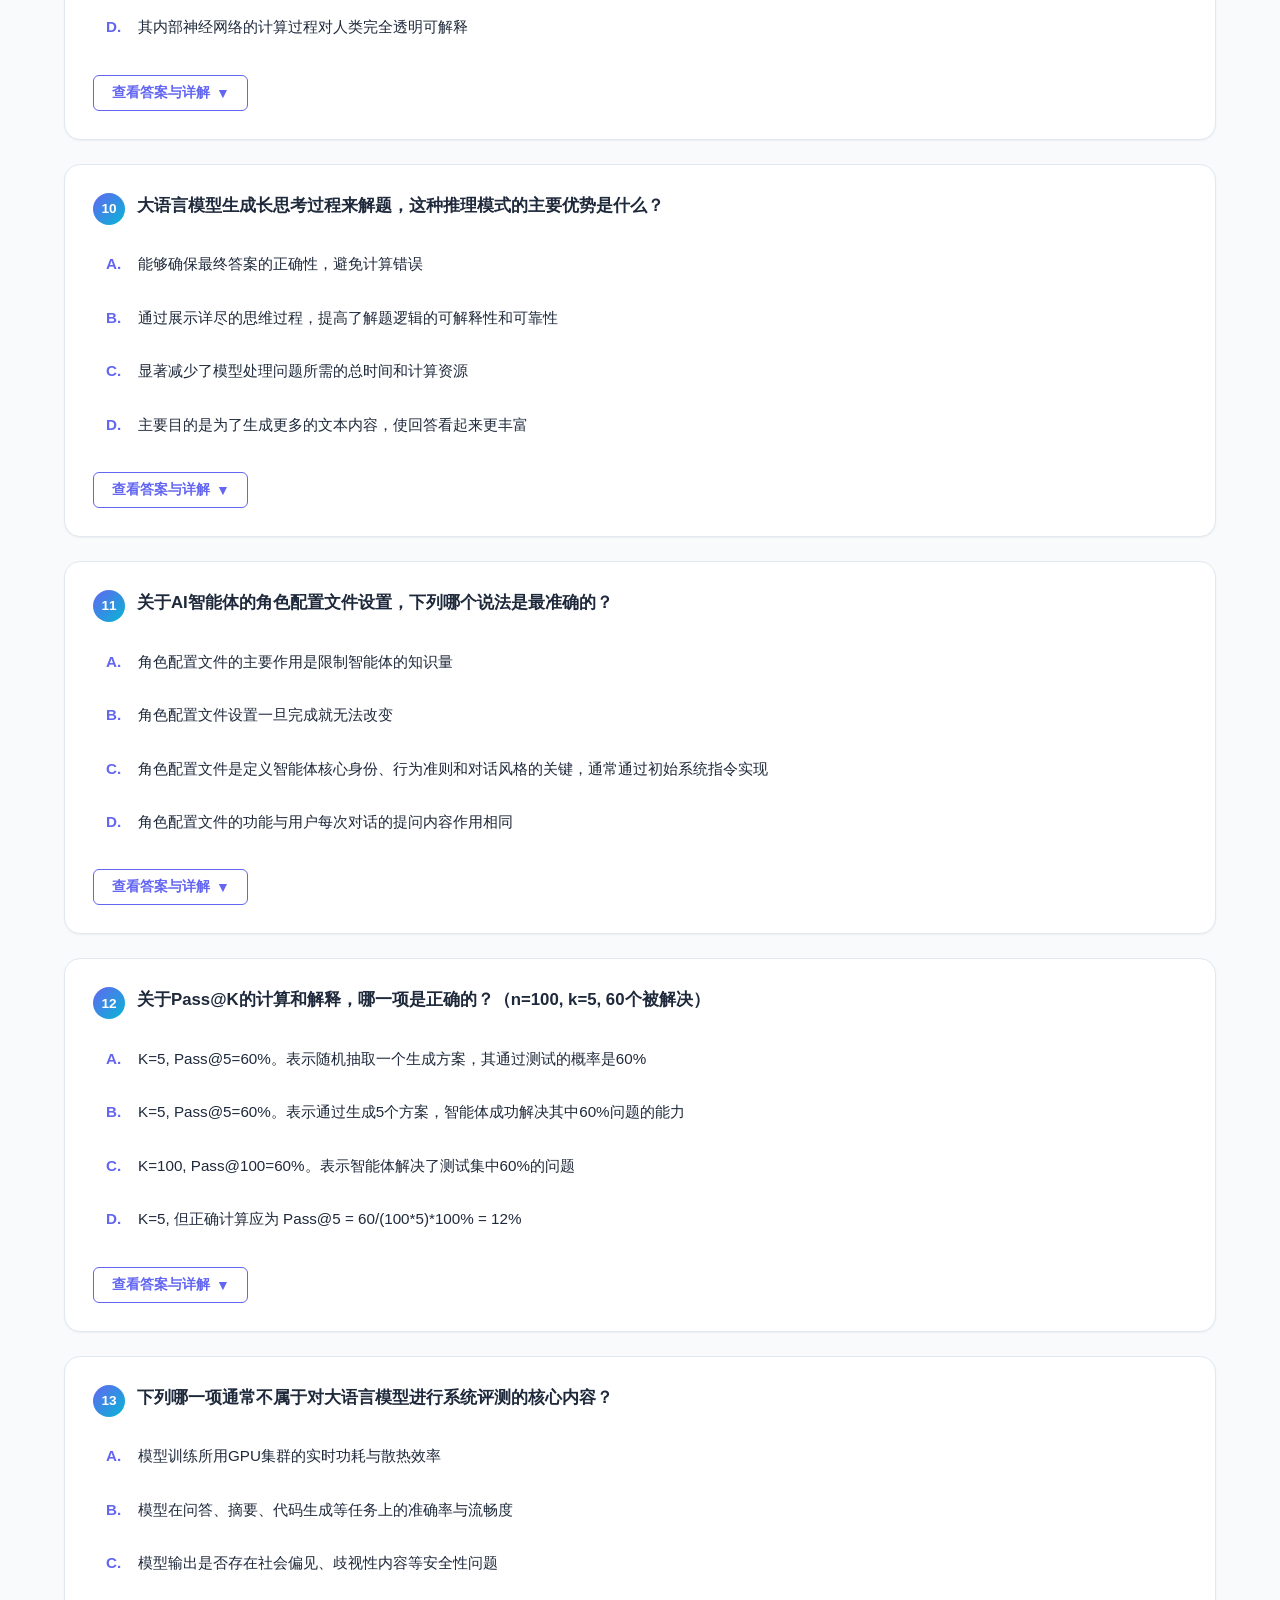
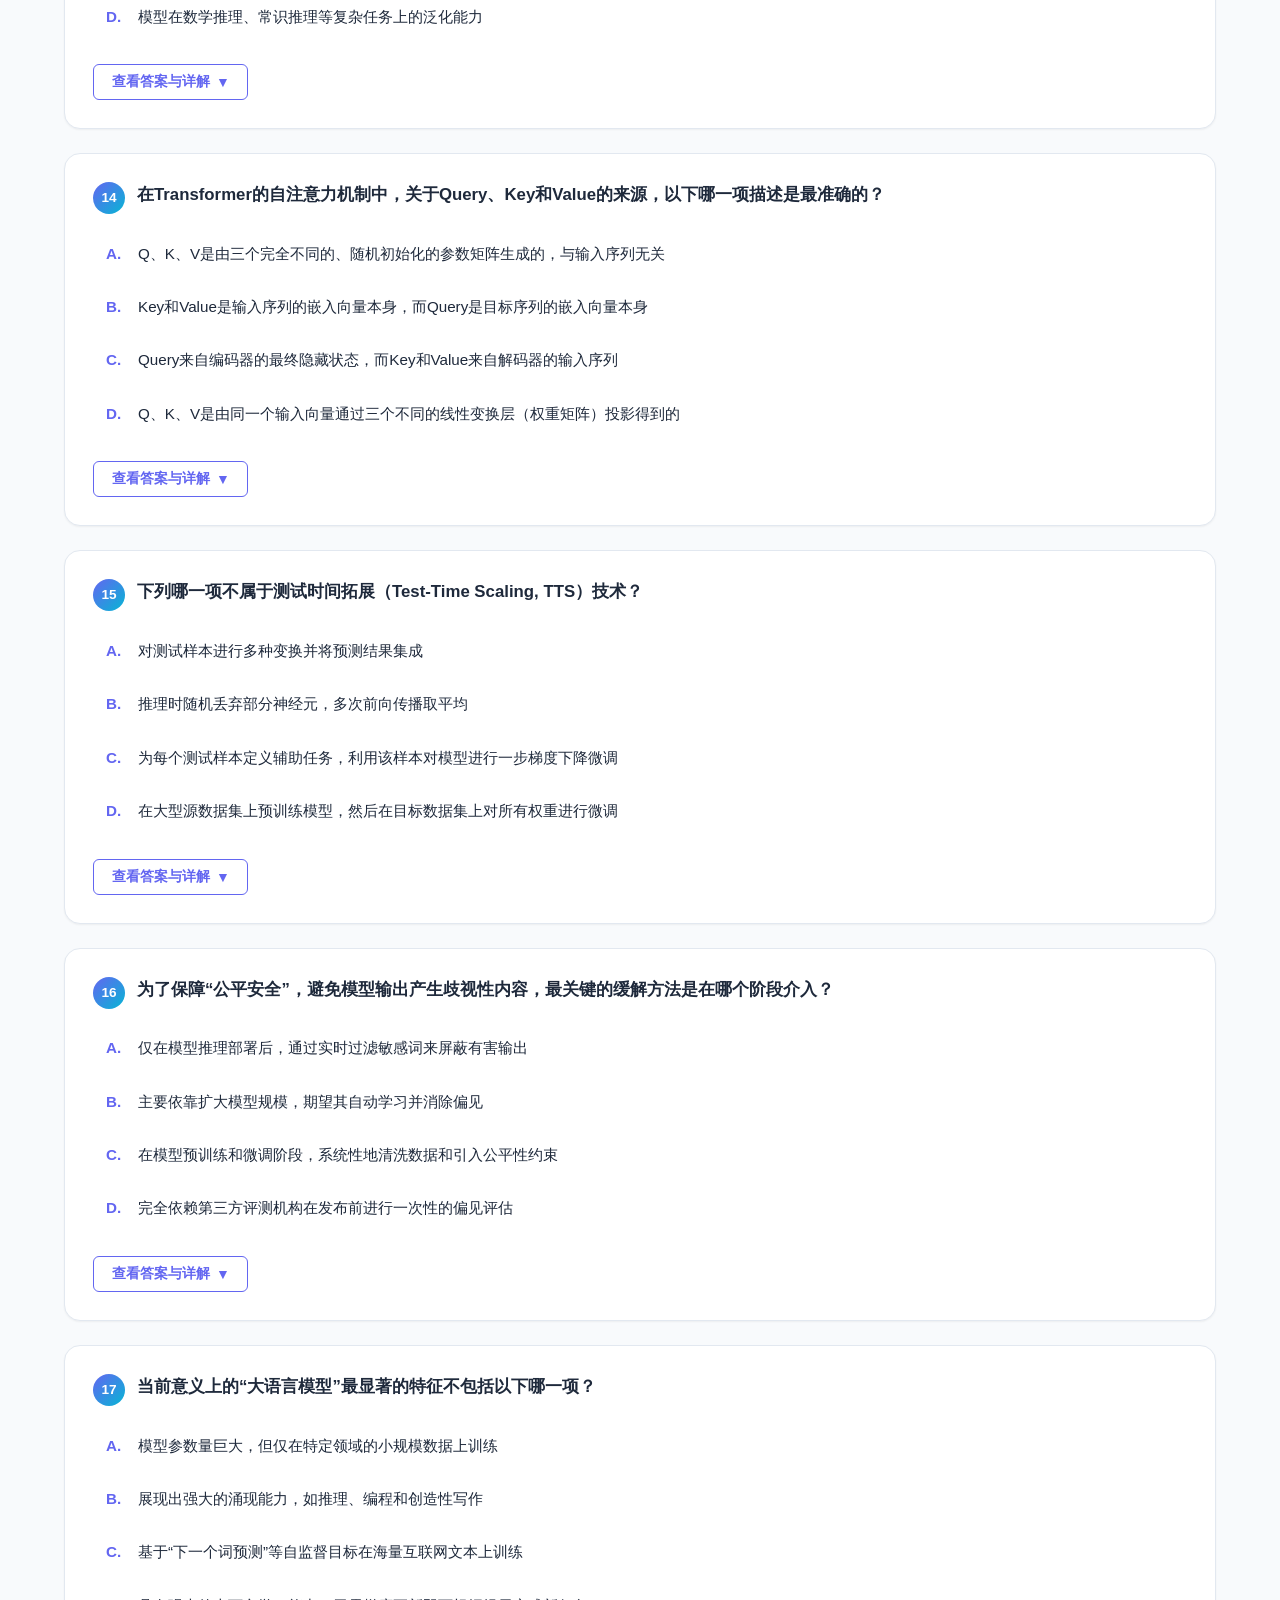
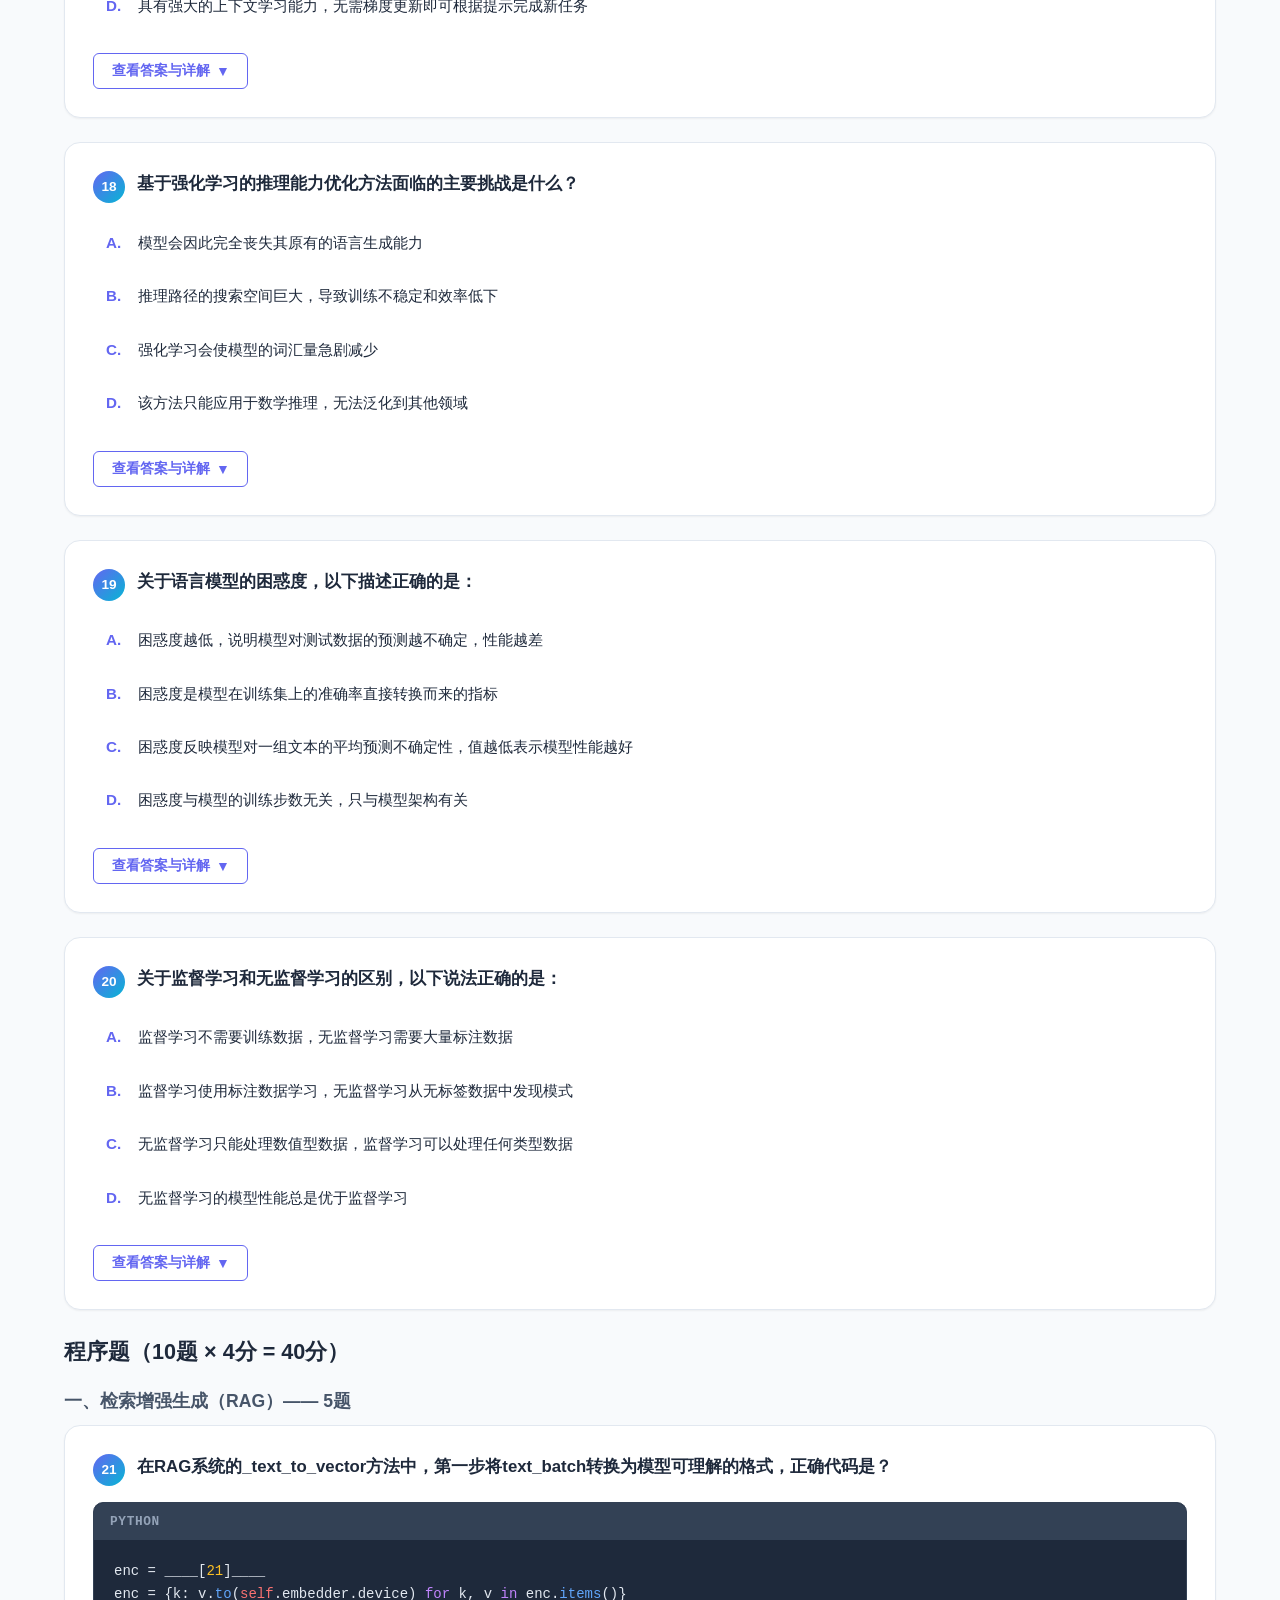
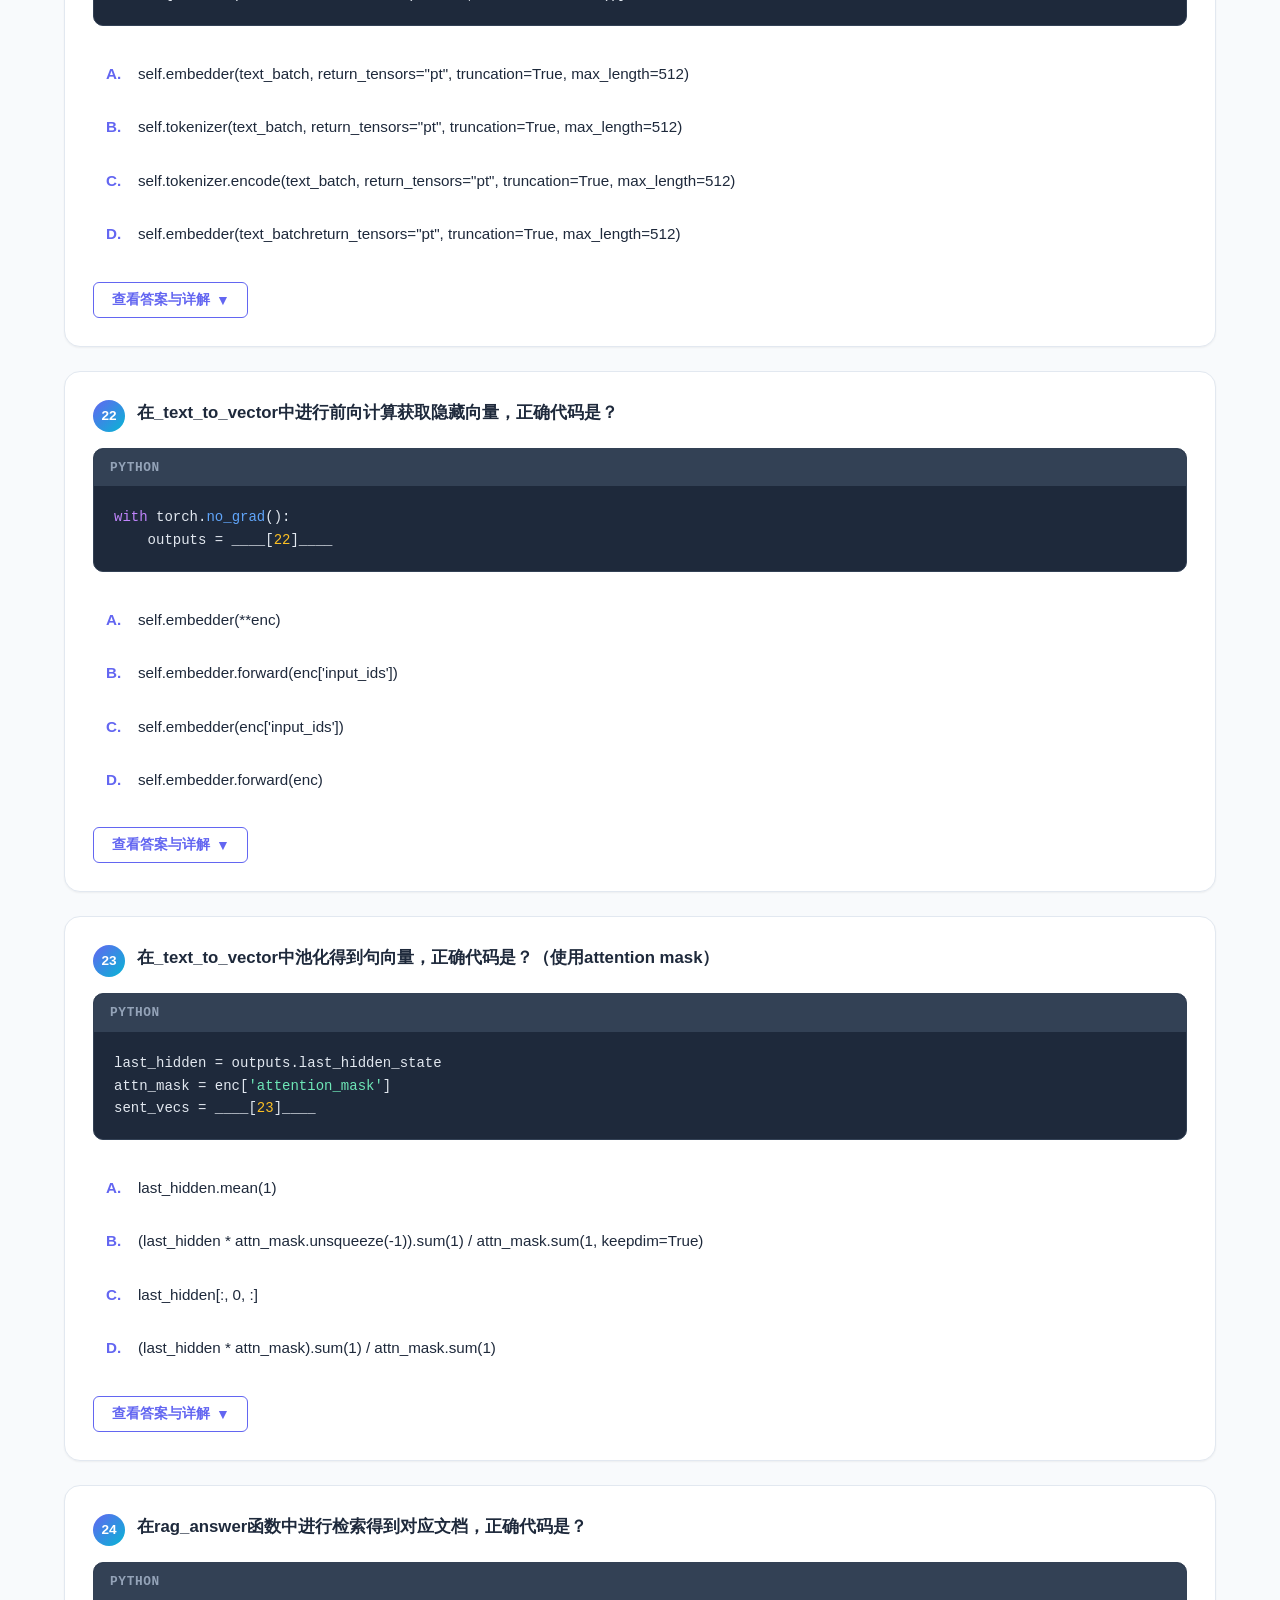
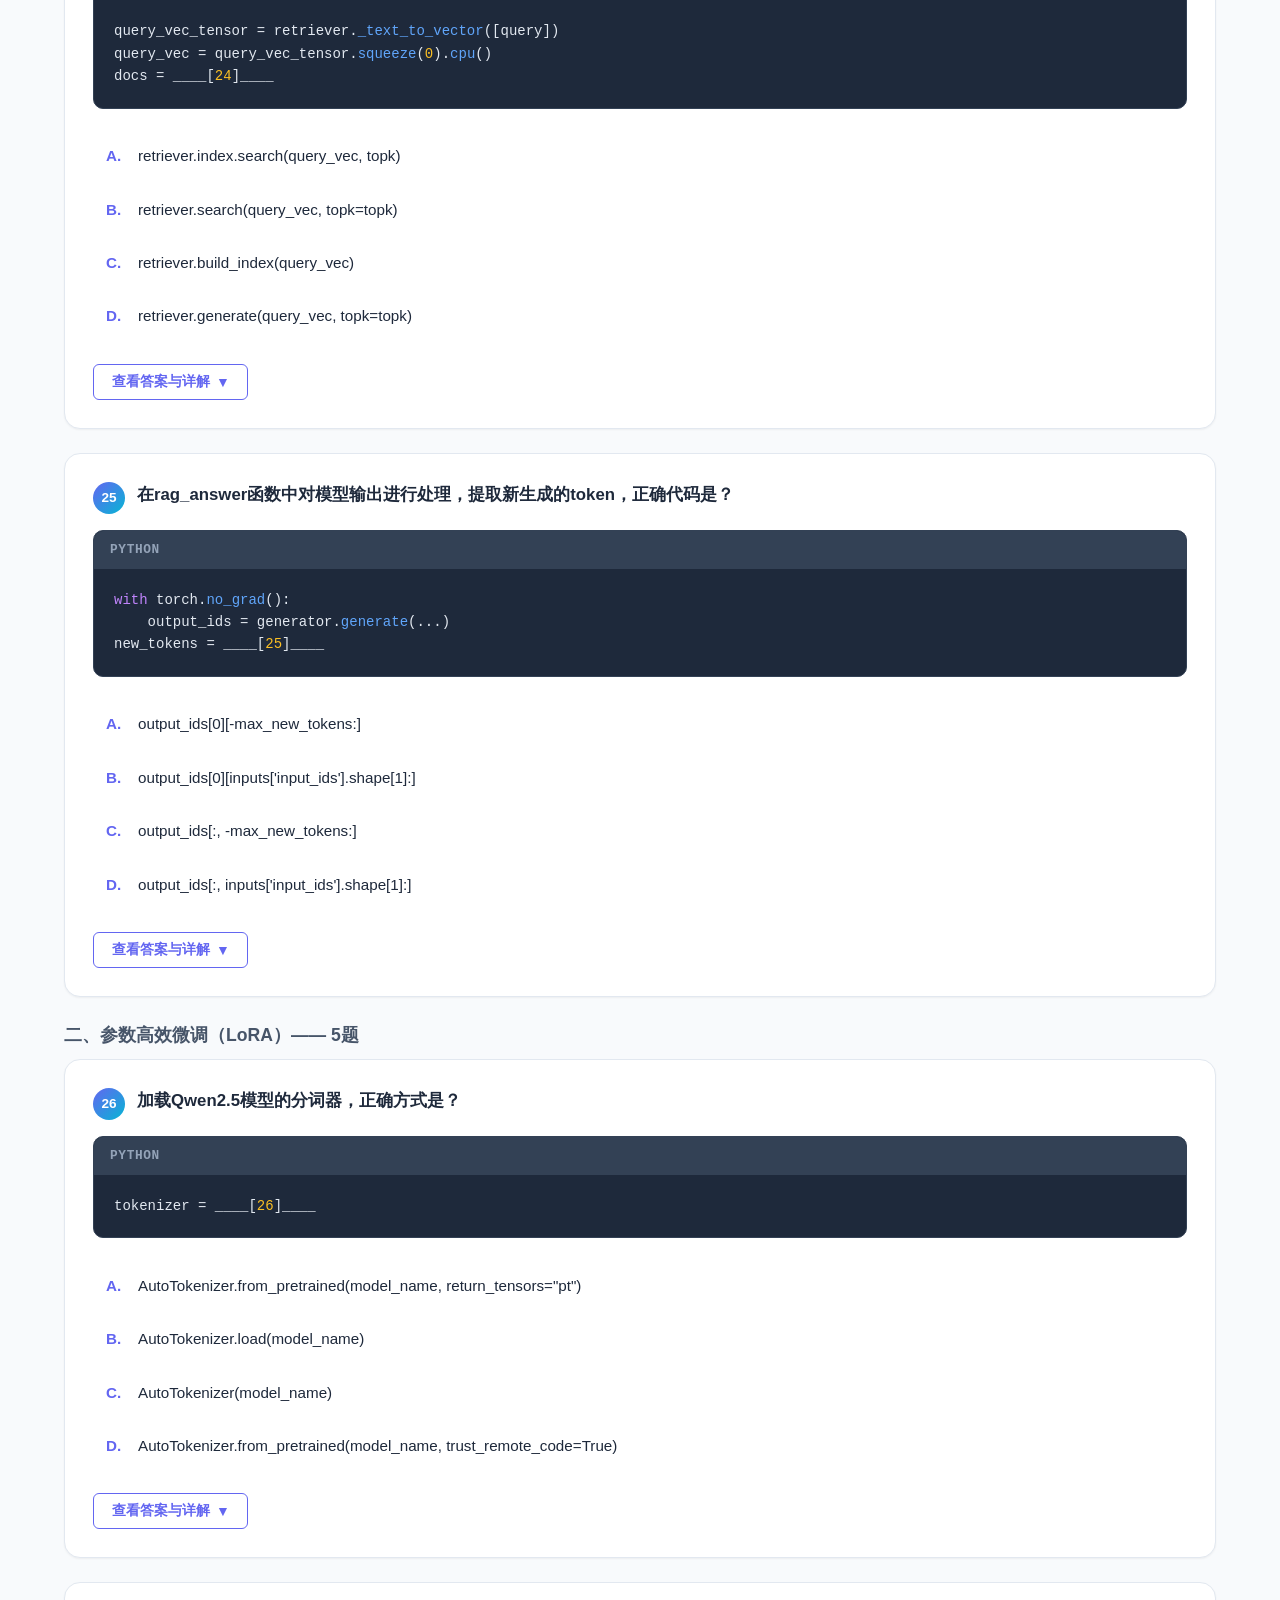
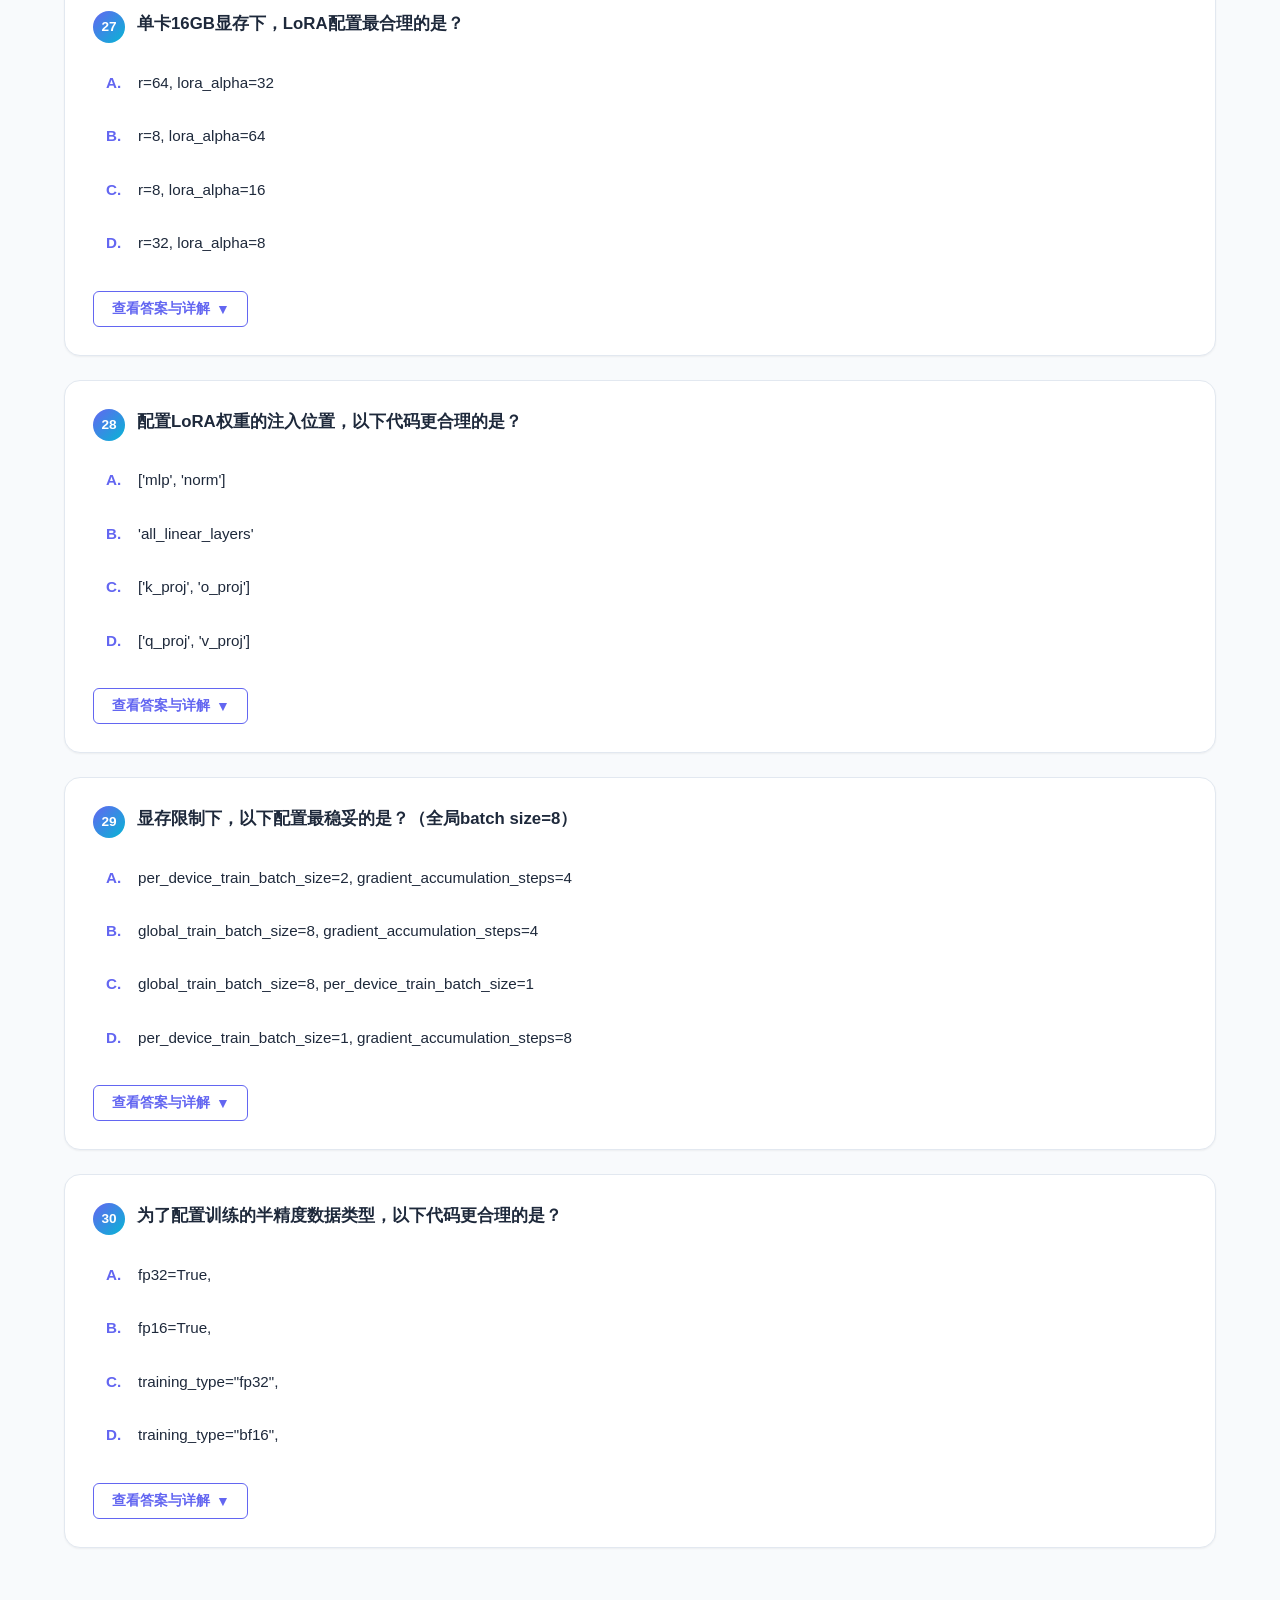
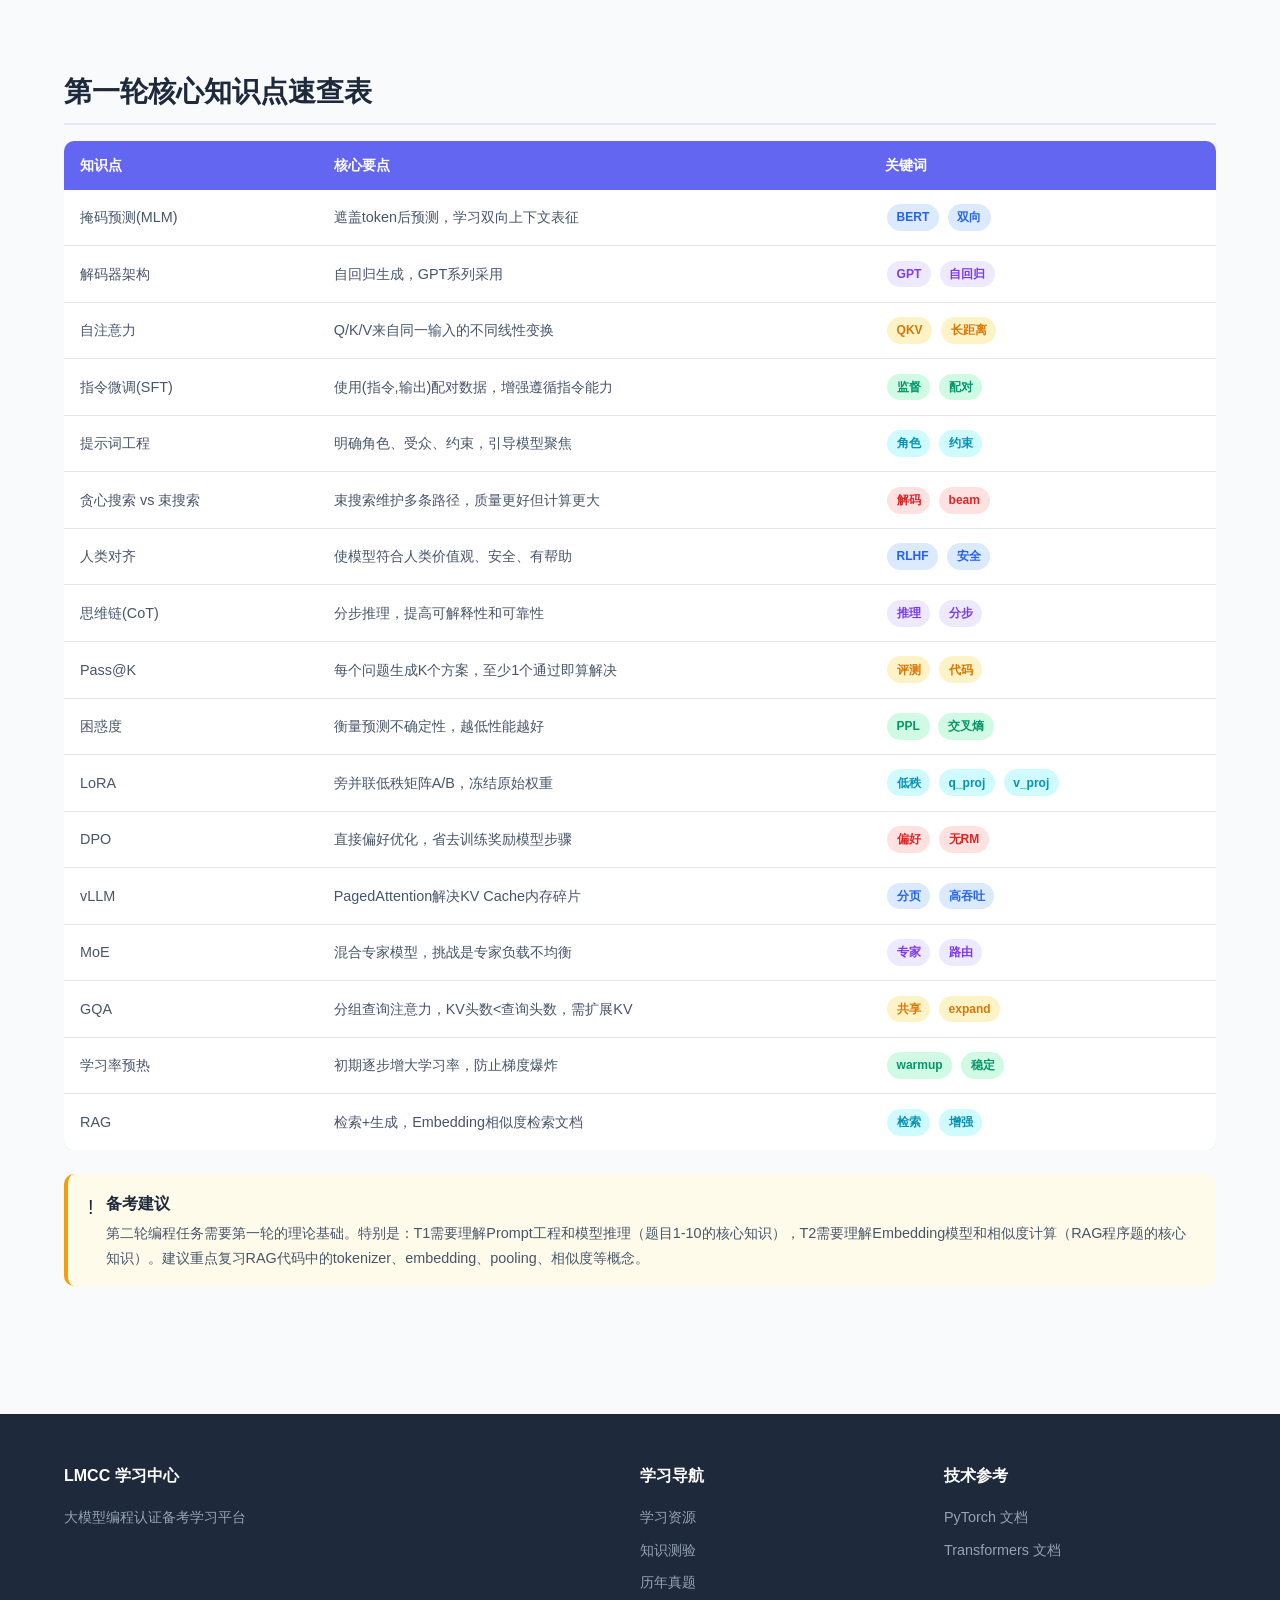
<file: round1.html>
<!DOCTYPE html>
<html lang="zh-CN">
<head>
  <meta charset="UTF-8">
  <meta name="viewport" content="width=device-width, initial-scale=1.0">
  <title>第一轮真题 - LMCC学习中心</title>
  <meta name="description" content="LMCC第一轮理论知识备考，青少年组真题详解">
  <link rel="stylesheet" href="css/style.css?v=9">
</head>
<body>
  <nav class="navbar">
    <a href="index.html" class="nav-brand">
      <span class="logo">L</span>
      <span>LMCC 学习中心</span>
    </a>
    <div class="nav-links">
      <a href="index.html">首页</a>
      <a href="resources.html">学习资源</a>
      <a href="quiz.html">知识测验</a>
      <a href="exams.html">历年真题</a>
      <a href="plan.html">每周计划</a>
    </div>
    <button class="nav-toggle">☰</button>
  </nav>

  <div class="main-content">
    <div class="page-header">
      <div class="container">
        <h1>第一轮：理论知识</h1>
        <p>单选题 20题×3分=60分 + 程序题 10题×4分=40分 = 100分</p>
      </div>
    </div>

    <div class="container">
      <div class="content-section">
        <div class="info-box info">
          <span class="icon">i</span>
          <div class="content">
            <strong>第一轮考试说明</strong>
            <p>第一轮为理论知识考核，同学们已通过青少年组试卷。本页面提供青少年组完整真题解析，帮助巩固知识，为第二轮编程实践打好基础。</p>
          </div>
        </div>

        <h2>核心知识领域</h2>
        <div class="cards-grid">
          <div class="card">
            <div class="card-icon blue">LLM</div>
            <h3>大语言模型基础</h3>
            <p>LLM定义、解码器架构、自回归生成、涌现能力、上下文学习</p>
          </div>
          <div class="card">
            <div class="card-icon purple">TF</div>
            <h3>Transformer架构</h3>
            <p>自注意力机制、QKV投影、多头注意力、GQA、前馈网络、残差连接、层归一化</p>
          </div>
          <div class="card">
            <div class="card-icon orange">PT</div>
            <h3>训练与微调</h3>
            <p>预训练、指令微调(SFT)、LoRA、人类对齐(RLHF/DPO)、学习率预热</p>
          </div>
          <div class="card">
            <div class="card-icon green">PE</div>
            <h3>提示词工程</h3>
            <p>角色设定、思维链(CoT)、系统指令、Prompt优化策略</p>
          </div>
          <div class="card">
            <div class="card-icon cyan">INF</div>
            <h3>推理与部署</h3>
            <p>贪心搜索、束搜索、vLLM、PagedAttention、MoE、KV Cache</p>
          </div>
          <div class="card">
            <div class="card-icon red">APP</div>
            <h3>应用与评测</h3>
            <p>RAG、AI智能体、Pass@K、困惑度、偏见与安全、Test-Time Scaling</p>
          </div>
        </div>
      </div>

      <!-- Youth Group Only -->
      <div class="content-section">
        <h2>青少年组真题</h2>

        <h3>单选题（20题 × 3分 = 60分）</h3>
        <h4>第一部分：大语言模型基础</h4>
        <div id="youth-mcq-container"></div>

        <h3>程序题（10题 × 4分 = 40分）</h3>
        <h4>一、检索增强生成（RAG）—— 5题</h4>
        <div id="youth-prog-rag"></div>

        <h4>二、参数高效微调（LoRA）—— 5题</h4>
        <div id="youth-prog-lora"></div>
      </div>

      <!-- Key Concepts Summary -->
      <div class="content-section">
        <h2>第一轮核心知识点速查表</h2>
        <div class="table-wrapper">
          <table>
            <thead>
              <tr>
                <th>知识点</th>
                <th>核心要点</th>
                <th>关键词</th>
              </tr>
            </thead>
            <tbody>
              <tr>
                <td>掩码预测(MLM)</td>
                <td>遮盖token后预测，学习双向上下文表征</td>
                <td><span class="tag blue">BERT</span> <span class="tag blue">双向</span></td>
              </tr>
              <tr>
                <td>解码器架构</td>
                <td>自回归生成，GPT系列采用</td>
                <td><span class="tag purple">GPT</span> <span class="tag purple">自回归</span></td>
              </tr>
              <tr>
                <td>自注意力</td>
                <td>Q/K/V来自同一输入的不同线性变换</td>
                <td><span class="tag orange">QKV</span> <span class="tag orange">长距离</span></td>
              </tr>
              <tr>
                <td>指令微调(SFT)</td>
                <td>使用(指令,输出)配对数据，增强遵循指令能力</td>
                <td><span class="tag green">监督</span> <span class="tag green">配对</span></td>
              </tr>
              <tr>
                <td>提示词工程</td>
                <td>明确角色、受众、约束，引导模型聚焦</td>
                <td><span class="tag cyan">角色</span> <span class="tag cyan">约束</span></td>
              </tr>
              <tr>
                <td>贪心搜索 vs 束搜索</td>
                <td>束搜索维护多条路径，质量更好但计算更大</td>
                <td><span class="tag red">解码</span> <span class="tag red">beam</span></td>
              </tr>
              <tr>
                <td>人类对齐</td>
                <td>使模型符合人类价值观、安全、有帮助</td>
                <td><span class="tag blue">RLHF</span> <span class="tag blue">安全</span></td>
              </tr>
              <tr>
                <td>思维链(CoT)</td>
                <td>分步推理，提高可解释性和可靠性</td>
                <td><span class="tag purple">推理</span> <span class="tag purple">分步</span></td>
              </tr>
              <tr>
                <td>Pass@K</td>
                <td>每个问题生成K个方案，至少1个通过即算解决</td>
                <td><span class="tag orange">评测</span> <span class="tag orange">代码</span></td>
              </tr>
              <tr>
                <td>困惑度</td>
                <td>衡量预测不确定性，越低性能越好</td>
                <td><span class="tag green">PPL</span> <span class="tag green">交叉熵</span></td>
              </tr>
              <tr>
                <td>LoRA</td>
                <td>旁并联低秩矩阵A/B，冻结原始权重</td>
                <td><span class="tag cyan">低秩</span> <span class="tag cyan">q_proj</span> <span class="tag cyan">v_proj</span></td>
              </tr>
              <tr>
                <td>DPO</td>
                <td>直接偏好优化，省去训练奖励模型步骤</td>
                <td><span class="tag red">偏好</span> <span class="tag red">无RM</span></td>
              </tr>
              <tr>
                <td>vLLM</td>
                <td>PagedAttention解决KV Cache内存碎片</td>
                <td><span class="tag blue">分页</span> <span class="tag blue">高吞吐</span></td>
              </tr>
              <tr>
                <td>MoE</td>
                <td>混合专家模型，挑战是专家负载不均衡</td>
                <td><span class="tag purple">专家</span> <span class="tag purple">路由</span></td>
              </tr>
              <tr>
                <td>GQA</td>
                <td>分组查询注意力，KV头数<查询头数，需扩展KV</td>
                <td><span class="tag orange">共享</span> <span class="tag orange">expand</span></td>
              </tr>
              <tr>
                <td>学习率预热</td>
                <td>初期逐步增大学习率，防止梯度爆炸</td>
                <td><span class="tag green">warmup</span> <span class="tag green">稳定</span></td>
              </tr>
              <tr>
                <td>RAG</td>
                <td>检索+生成，Embedding相似度检索文档</td>
                <td><span class="tag cyan">检索</span> <span class="tag cyan">增强</span></td>
              </tr>
            </tbody>
          </table>
        </div>

        <div class="info-box warning">
          <span class="icon">!</span>
          <div class="content">
            <strong>备考建议</strong>
            <p>第二轮编程任务需要第一轮的理论基础。特别是：T1需要理解Prompt工程和模型推理（题目1-10的核心知识），T2需要理解Embedding模型和相似度计算（RAG程序题的核心知识）。建议重点复习RAG代码中的tokenizer、embedding、pooling、相似度等概念。</p>
          </div>
        </div>
      </div>
    </div>
  </div>

  <footer class="footer">
    <div class="container">
      <div class="footer-content">
        <div>
          <h4>LMCC 学习中心</h4>
          <p>大模型编程认证备考学习平台</p>
        </div>
        <div>
          <h4>学习导航</h4>
          <p><a href="resources.html">学习资源</a></p>
          <p><a href="quiz.html">知识测验</a></p>
          <p><a href="exams.html">历年真题</a></p>
          <p><a href="plan.html">每周计划</a></p>
        </div>
        <div>
          <h4>技术参考</h4>
          <p><a href="https://pytorch.org" target="_blank">PyTorch 文档</a></p>
          <p><a href="https://huggingface.co/docs/transformers" target="_blank">Transformers 文档</a></p>
        </div>
      </div>
      <div class="footer-bottom">
        <p>LMCC Study Center | 基于真题制作 | 仅供学习交流</p>
      </div>
    </div>
  </footer>

  <script src="js/exam-data.js?v=8"></script>
  <script>
    function renderQuestions(questions, containerId, startIdx, endIdx) {
      const container = document.getElementById(containerId);
      if (!container) return;
      let html = '';
      for (let i = startIdx; i < endIdx && i < questions.length; i++) {
        const q = questions[i];
        html += '<div class="question-card">';
        html += '<div class="question-title"><span class="question-number">' + q.id + '</span><span>' + escapeHtml(q.question) + '</span></div>';
        if (q.code) {
          html += '<div class="code-block"><div class="code-header"><span class="lang">Python</span></div><pre><code>' + escapeHtml(q.code) + '</code></pre></div>';
        }
        html += '<div class="options" data-answer="' + q.answer + '">';
        for (const [key, value] of Object.entries(q.options)) {
          html += '<div class="option" data-key="' + key + '"><span class="opt-label">' + key + '.</span><span>' + escapeHtml(value) + '</span></div>';
        }
        html += '</div>';
        html += '<button class="toggle-answer-btn" onclick="toggleAnswer(this)">查看答案与详解 <span class="arrow">&#9660;</span></button>';
        html += '<div class="answer-box"><div class="answer-label">答案: ' + q.answer + '</div><div class="explanation">' + escapeHtml(q.explanation) + '</div></div>';
        html += '</div>';
      }
      container.innerHTML = html;
    }

    function toggleAnswer(btn) {
      var card = btn.closest('.question-card');
      var answerBox = card.querySelector('.answer-box');
      var options = card.querySelector('.options');
      var answer = options.getAttribute('data-answer');
      var expanded = answerBox.classList.contains('visible');

      if (expanded) {
        answerBox.classList.remove('visible');
        options.querySelectorAll('.option').forEach(function(opt) {
          opt.classList.remove('correct');
        });
        btn.classList.remove('expanded');
        btn.innerHTML = '查看答案与详解 <span class="arrow">&#9660;</span>';
      } else {
        answerBox.classList.add('visible');
        var correctOpt = options.querySelector('.option[data-key="' + answer + '"]');
        if (correctOpt) correctOpt.classList.add('correct');
        btn.classList.add('expanded');
        btn.innerHTML = '收起答案 <span class="arrow">&#9660;</span>';
      }
    }

    function escapeHtml(text) {
      if (!text) return '';
      return text.replace(/&/g, '&amp;').replace(/</g, '&lt;').replace(/>/g, '&gt;').replace(/"/g, '&quot;').replace(/'/g, '&#039;');
    }

    document.addEventListener('DOMContentLoaded', function() {
      renderQuestions(QUIZ_DATA.youth_mcq, 'youth-mcq-container', 0, 20);
      renderQuestions(QUIZ_DATA.youth_prog, 'youth-prog-rag', 0, 5);
      renderQuestions(QUIZ_DATA.youth_prog, 'youth-prog-lora', 5, 10);
    });
  </script>
  <script src="js/main.js?v=8"></script>
</body>
</html>
</file>
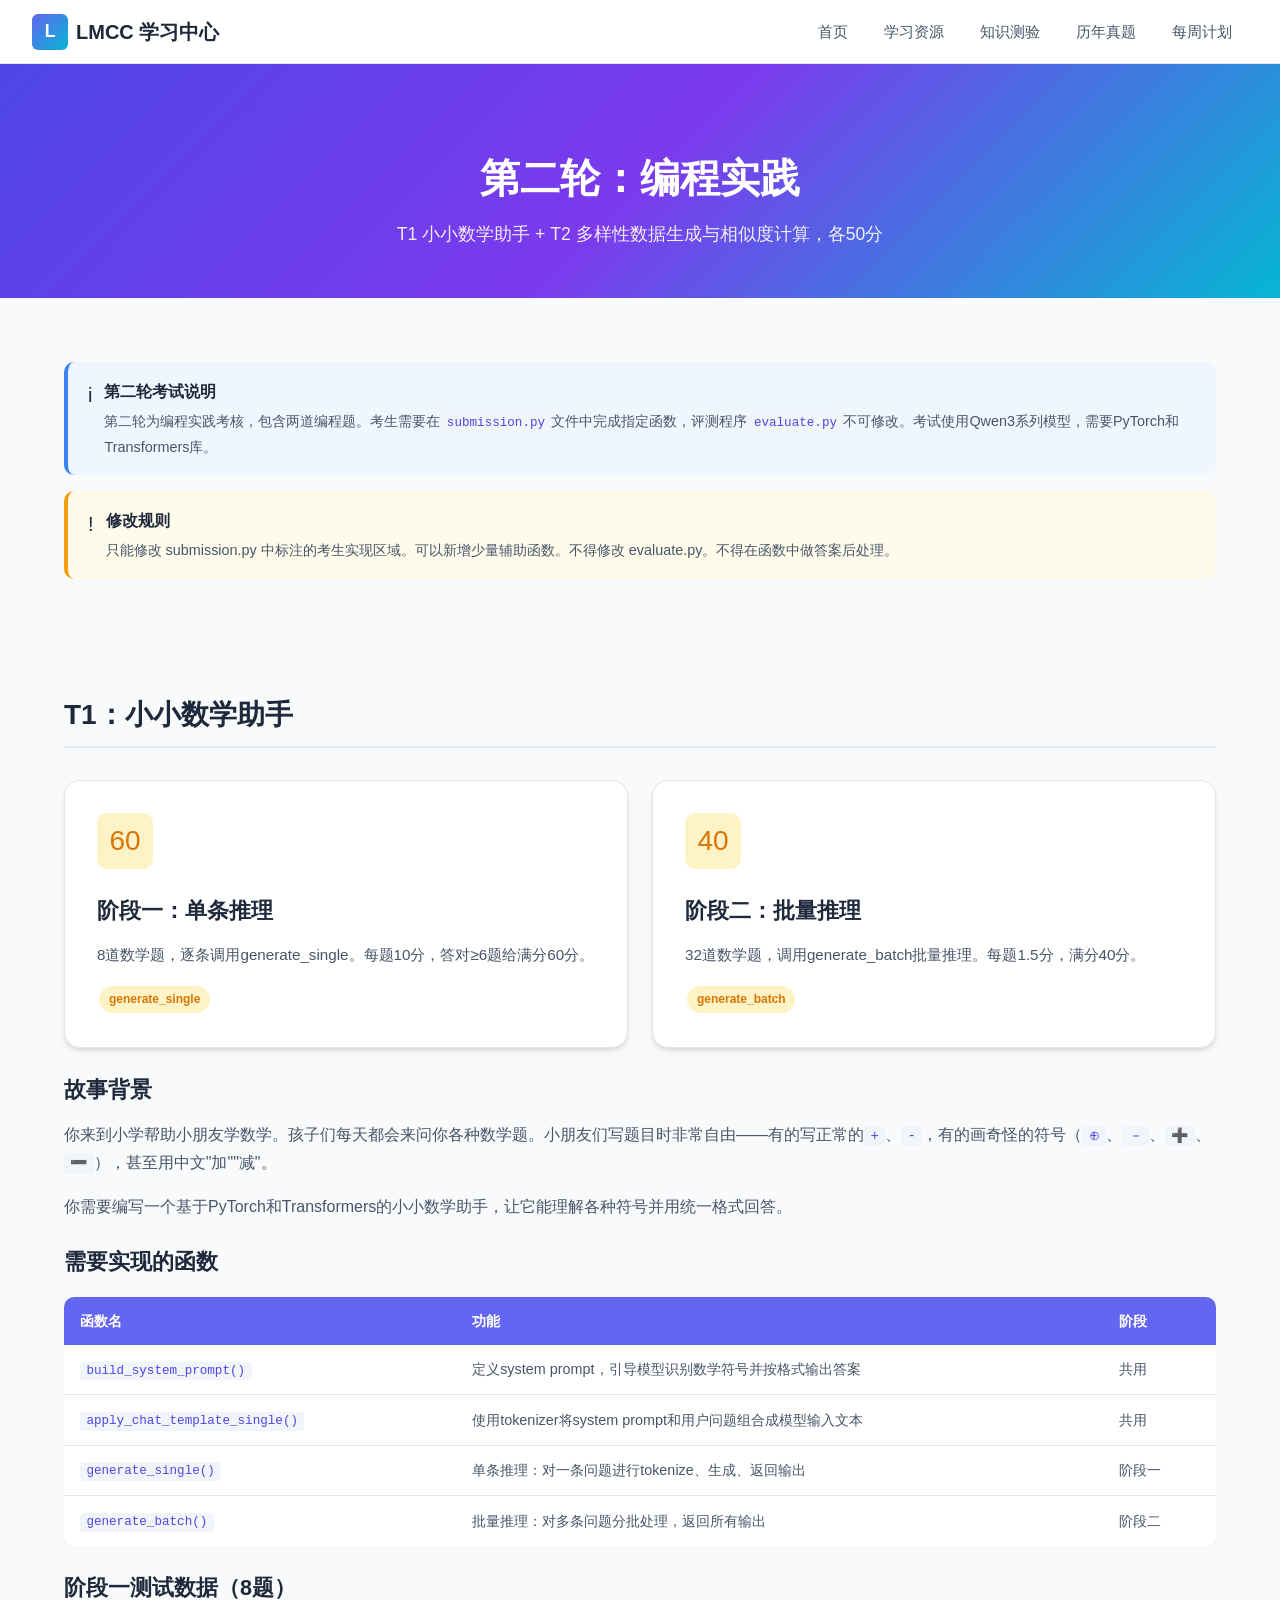
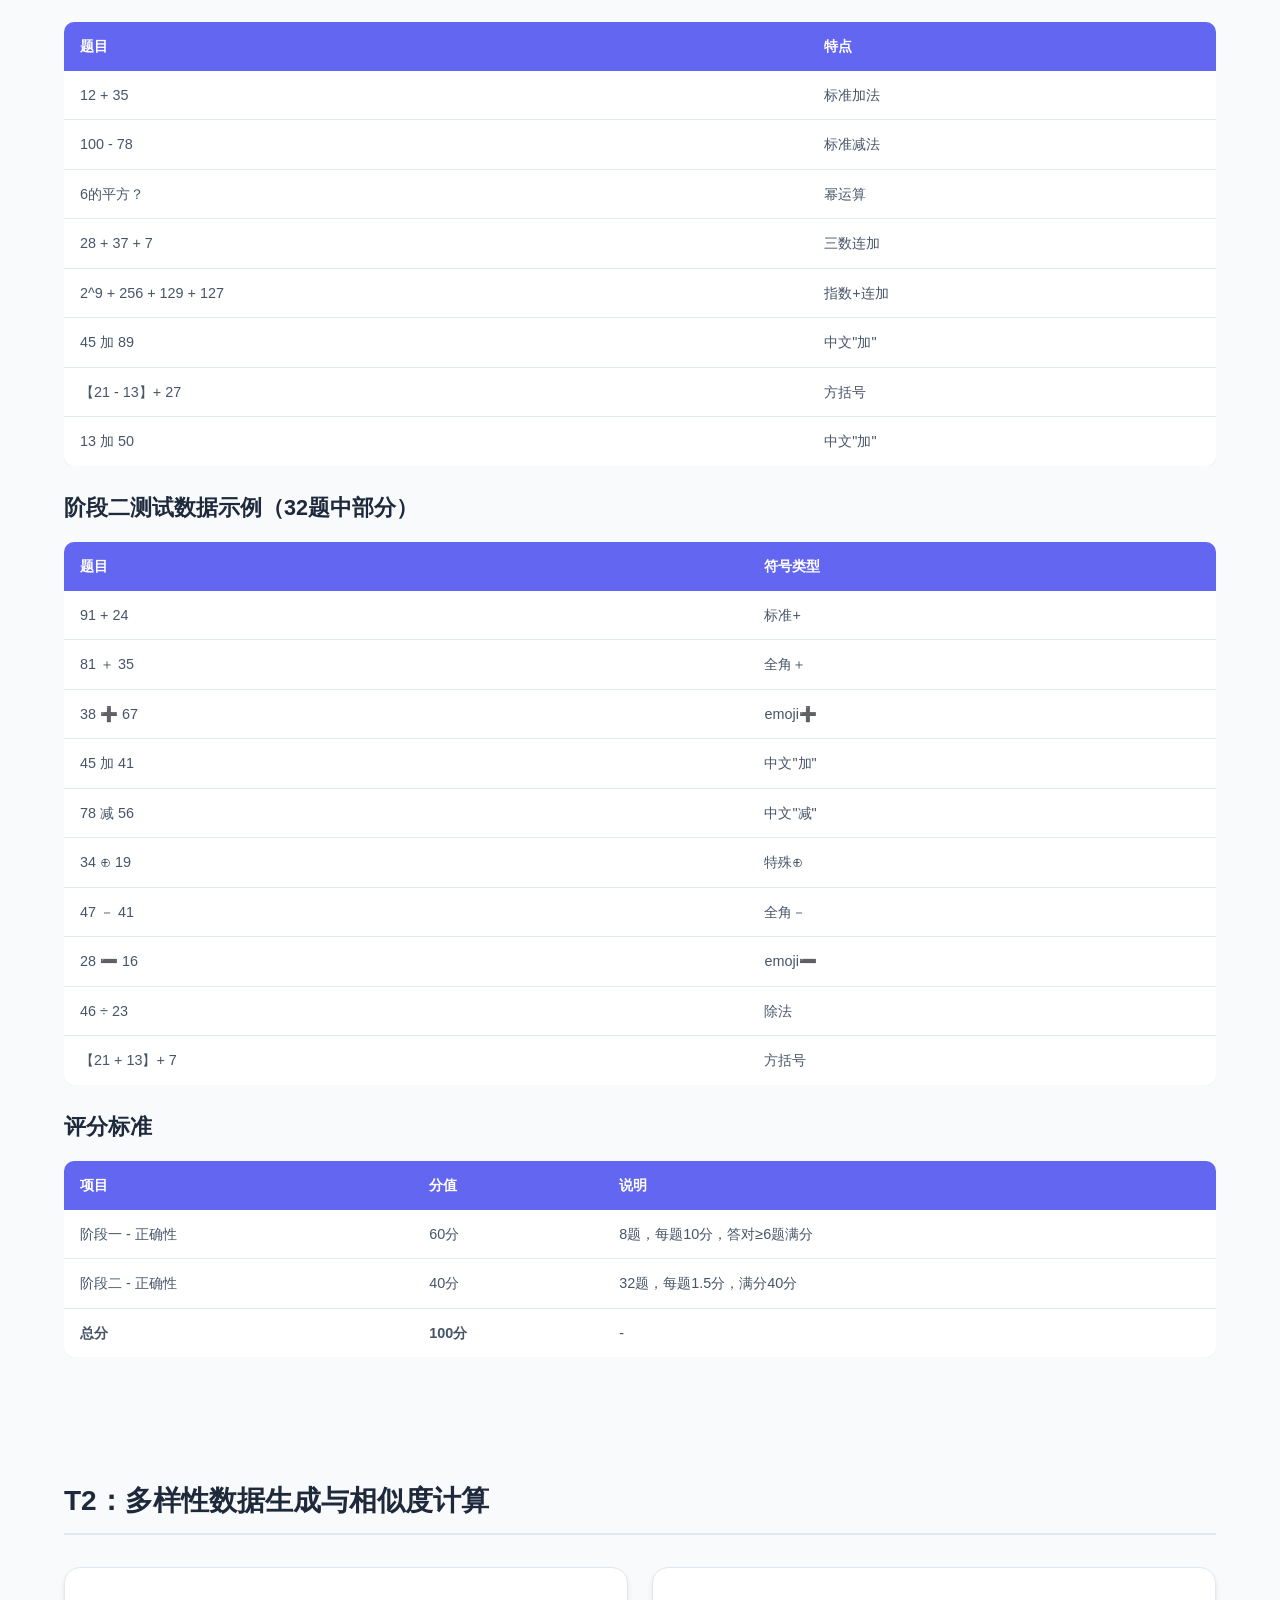
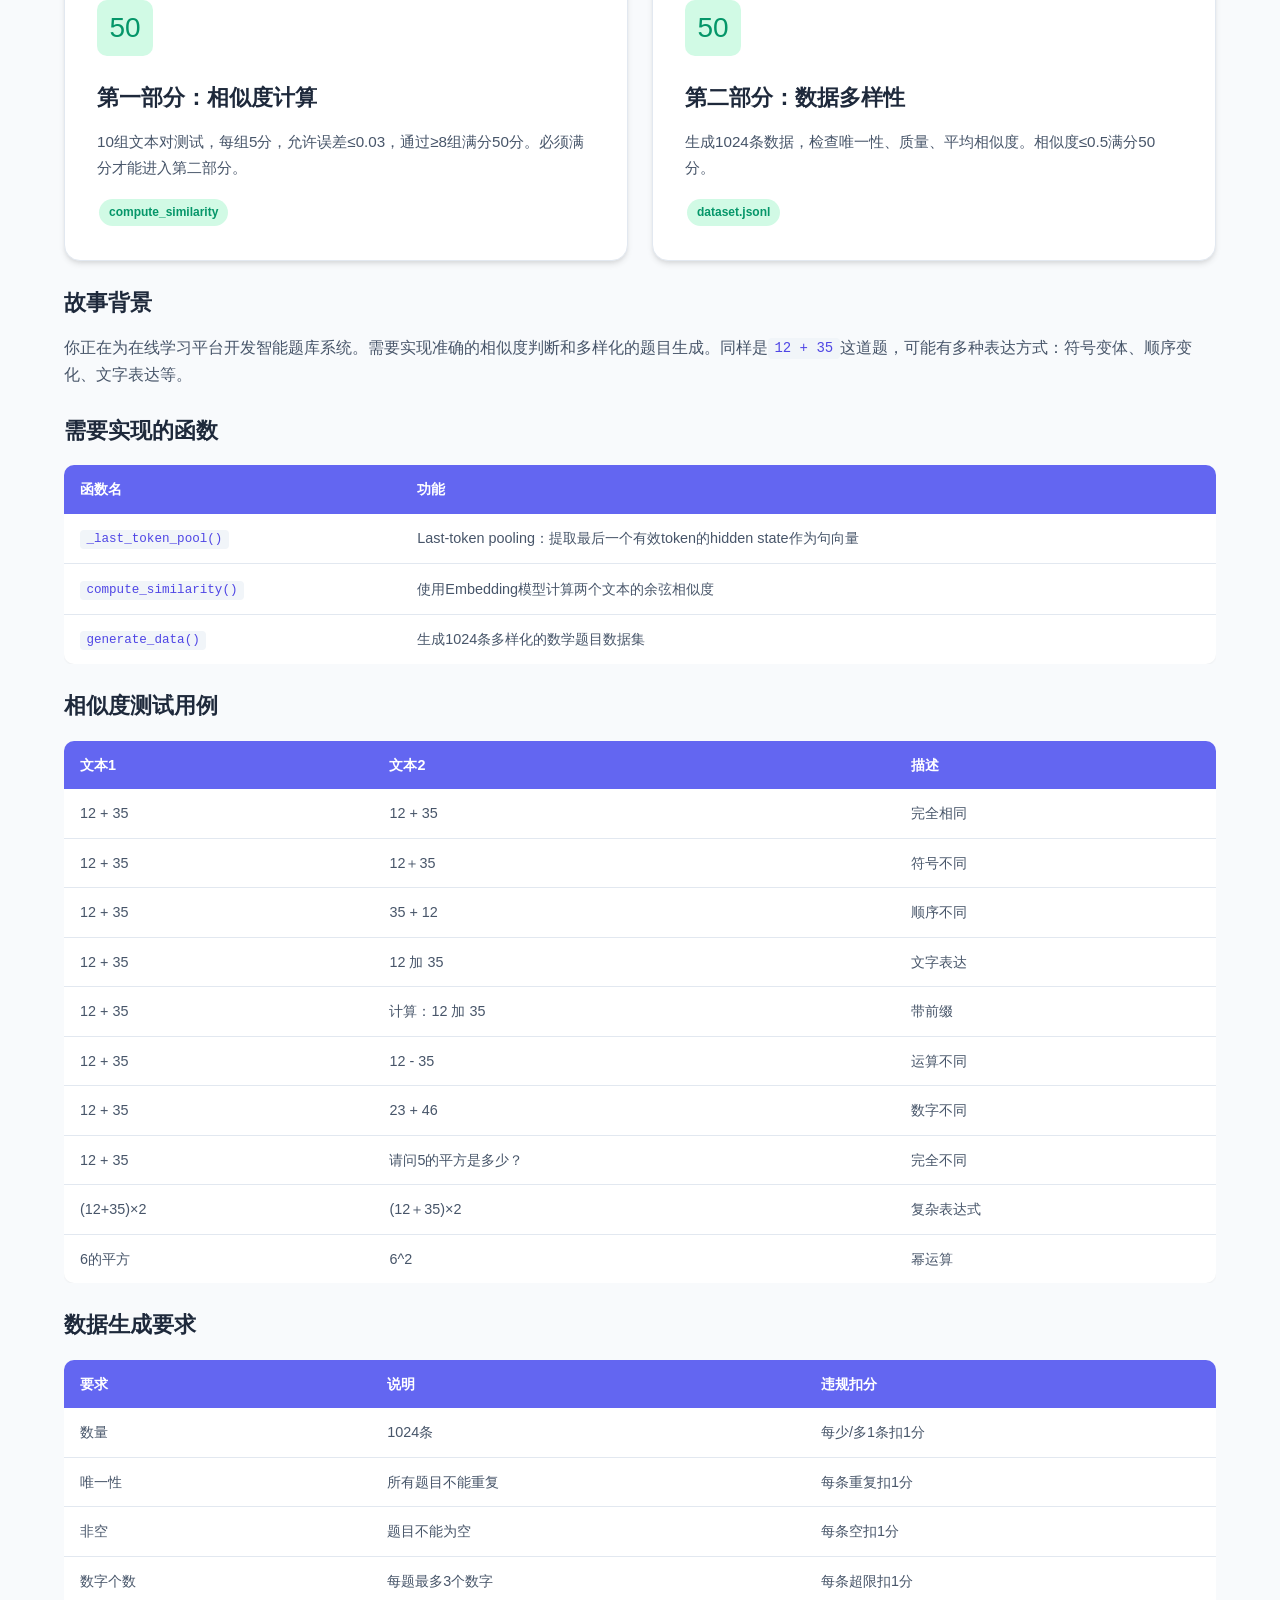
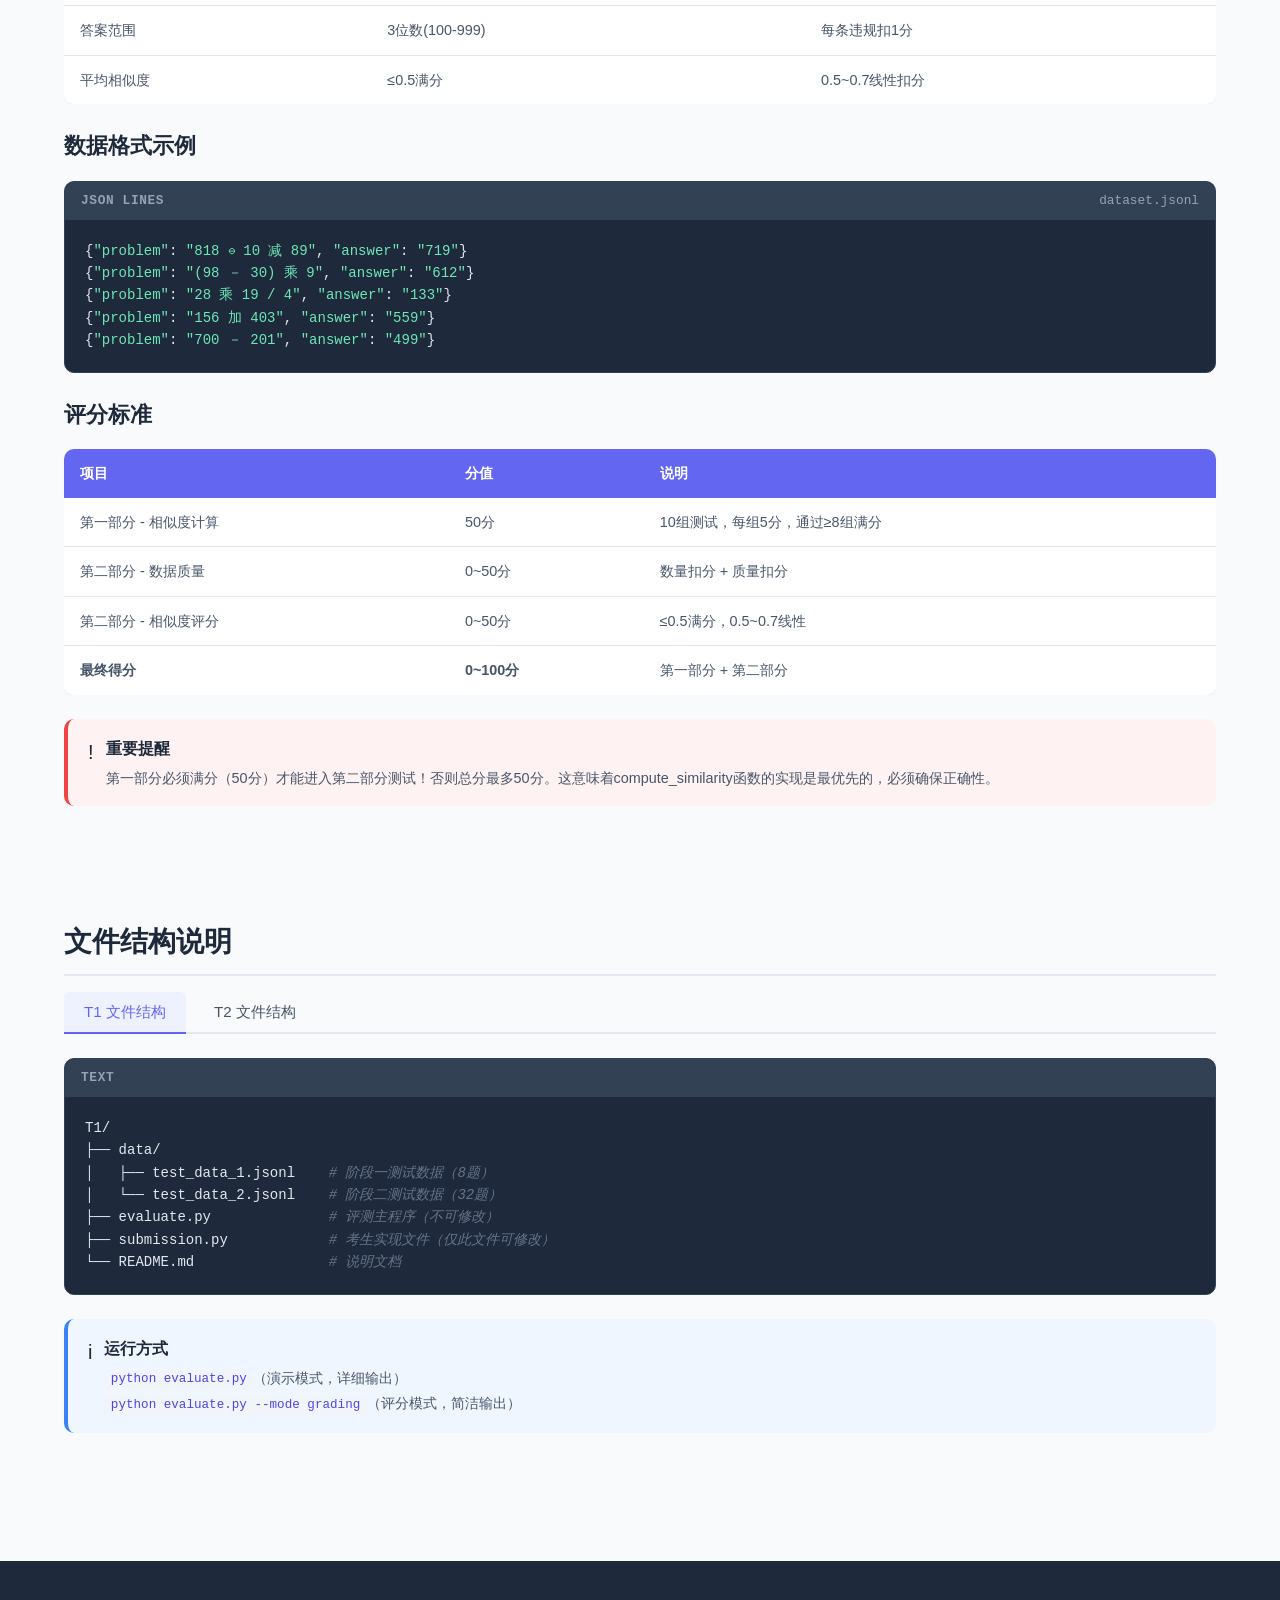
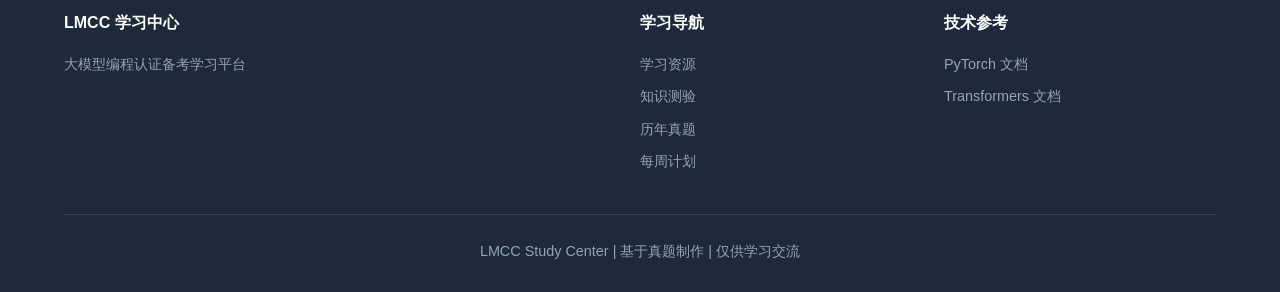
<file: round2.html>
<!DOCTYPE html>
<html lang="zh-CN">
<head>
  <meta charset="UTF-8">
  <meta name="viewport" content="width=device-width, initial-scale=1.0">
  <title>第二轮真题 - LMCC学习中心</title>
  <meta name="description" content="LMCC第二轮编程实践真题，T1小小数学助手和T2多样性数据生成与相似度计算">
  <link rel="stylesheet" href="css/style.css?v=8">
</head>
<body>
  <nav class="navbar">
    <a href="index.html" class="nav-brand">
      <span class="logo">L</span>
      <span>LMCC 学习中心</span>
    </a>
    <div class="nav-links">
      <a href="index.html">首页</a>
      <a href="resources.html">学习资源</a>
      <a href="quiz.html">知识测验</a>
      <a href="exams.html">历年真题</a>
      <a href="plan.html">每周计划</a>
    </div>
    <button class="nav-toggle">☰</button>
  </nav>

  <div class="main-content">
    <div class="page-header">
      <div class="container">
        <h1>第二轮：编程实践</h1>
        <p>T1 小小数学助手 + T2 多样性数据生成与相似度计算，各50分</p>
      </div>
    </div>

    <div class="container">
      <div class="content-section">
        <div class="info-box info">
          <span class="icon">i</span>
          <div class="content">
            <strong>第二轮考试说明</strong>
            <p>第二轮为编程实践考核，包含两道编程题。考生需要在<code class="inline">submission.py</code>文件中完成指定函数，评测程序<code class="inline">evaluate.py</code>不可修改。考试使用Qwen3系列模型，需要PyTorch和Transformers库。</p>
          </div>
        </div>

        <div class="info-box warning">
          <span class="icon">!</span>
          <div class="content">
            <strong>修改规则</strong>
            <p>只能修改 submission.py 中标注的考生实现区域。可以新增少量辅助函数。不得修改 evaluate.py。不得在函数中做答案后处理。</p>
          </div>
        </div>
      </div>

      <!-- T1 Section -->
      <div class="content-section">
        <h2>T1：小小数学助手</h2>

        <div class="cards-grid">
          <div class="card">
            <div class="card-icon orange">60</div>
            <h3>阶段一：单条推理</h3>
            <p>8道数学题，逐条调用generate_single。每题10分，答对≥6题给满分60分。</p>
            <span class="tag orange">generate_single</span>
          </div>
          <div class="card">
            <div class="card-icon orange">40</div>
            <h3>阶段二：批量推理</h3>
            <p>32道数学题，调用generate_batch批量推理。每题1.5分，满分40分。</p>
            <span class="tag orange">generate_batch</span>
          </div>
        </div>

        <h3>故事背景</h3>
        <p>你来到小学帮助小朋友学数学。孩子们每天都会来问你各种数学题。小朋友们写题目时非常自由——有的写正常的<code class="inline">+</code>、<code class="inline">-</code>，有的画奇怪的符号（<code class="inline">⊕</code>、<code class="inline">－</code>、<code class="inline">➕</code>、<code class="inline">➖</code>），甚至用中文"加""减"。</p>
        <p>你需要编写一个基于PyTorch和Transformers的小小数学助手，让它能理解各种符号并用统一格式回答。</p>

        <h3>需要实现的函数</h3>
        <div class="table-wrapper">
          <table>
            <thead><tr><th>函数名</th><th>功能</th><th>阶段</th></tr></thead>
            <tbody>
              <tr><td><code class="inline">build_system_prompt()</code></td><td>定义system prompt，引导模型识别数学符号并按格式输出答案</td><td>共用</td></tr>
              <tr><td><code class="inline">apply_chat_template_single()</code></td><td>使用tokenizer将system prompt和用户问题组合成模型输入文本</td><td>共用</td></tr>
              <tr><td><code class="inline">generate_single()</code></td><td>单条推理：对一条问题进行tokenize、生成、返回输出</td><td>阶段一</td></tr>
              <tr><td><code class="inline">generate_batch()</code></td><td>批量推理：对多条问题分批处理，返回所有输出</td><td>阶段二</td></tr>
            </tbody>
          </table>
        </div>

        <h3>阶段一测试数据（8题）</h3>
        <div class="table-wrapper">
          <table>
            <thead><tr><th>题目</th><th>特点</th></tr></thead>
            <tbody>
              <tr><td>12 + 35</td><td>标准加法</td></tr>
              <tr><td>100 - 78</td><td>标准减法</td></tr>
              <tr><td>6的平方？</td><td>幂运算</td></tr>
              <tr><td>28 + 37 + 7</td><td>三数连加</td></tr>
              <tr><td>2^9 + 256 + 129 + 127</td><td>指数+连加</td></tr>
              <tr><td>45 加 89</td><td>中文"加"</td></tr>
              <tr><td>【21 - 13】+ 27</td><td>方括号</td></tr>
              <tr><td>13 加 50</td><td>中文"加"</td></tr>
            </tbody>
          </table>
        </div>

        <h3>阶段二测试数据示例（32题中部分）</h3>
        <div class="table-wrapper">
          <table>
            <thead><tr><th>题目</th><th>符号类型</th></tr></thead>
            <tbody>
              <tr><td>91 + 24</td><td>标准+</td></tr>
              <tr><td>81 ＋ 35</td><td>全角＋</td></tr>
              <tr><td>38 ➕ 67</td><td>emoji➕</td></tr>
              <tr><td>45 加 41</td><td>中文"加"</td></tr>
              <tr><td>78 减 56</td><td>中文"减"</td></tr>
              <tr><td>34 ⊕ 19</td><td>特殊⊕</td></tr>
              <tr><td>47 － 41</td><td>全角－</td></tr>
              <tr><td>28 ➖ 16</td><td>emoji➖</td></tr>
              <tr><td>46 ÷ 23</td><td>除法</td></tr>
              <tr><td>【21 + 13】+ 7</td><td>方括号</td></tr>
            </tbody>
          </table>
        </div>

        <h3>评分标准</h3>
        <div class="table-wrapper">
          <table>
            <thead><tr><th>项目</th><th>分值</th><th>说明</th></tr></thead>
            <tbody>
              <tr><td>阶段一 - 正确性</td><td>60分</td><td>8题，每题10分，答对≥6题满分</td></tr>
              <tr><td>阶段二 - 正确性</td><td>40分</td><td>32题，每题1.5分，满分40分</td></tr>
              <tr><td><strong>总分</strong></td><td><strong>100分</strong></td><td>-</td></tr>
            </tbody>
          </table>
        </div>
      </div>

      <!-- T2 Section -->
      <div class="content-section">
        <h2>T2：多样性数据生成与相似度计算</h2>

        <div class="cards-grid">
          <div class="card">
            <div class="card-icon green">50</div>
            <h3>第一部分：相似度计算</h3>
            <p>10组文本对测试，每组5分，允许误差≤0.03，通过≥8组满分50分。必须满分才能进入第二部分。</p>
            <span class="tag green">compute_similarity</span>
          </div>
          <div class="card">
            <div class="card-icon green">50</div>
            <h3>第二部分：数据多样性</h3>
            <p>生成1024条数据，检查唯一性、质量、平均相似度。相似度≤0.5满分50分。</p>
            <span class="tag green">dataset.jsonl</span>
          </div>
        </div>

        <h3>故事背景</h3>
        <p>你正在为在线学习平台开发智能题库系统。需要实现准确的相似度判断和多样化的题目生成。同样是<code class="inline">12 + 35</code>这道题，可能有多种表达方式：符号变体、顺序变化、文字表达等。</p>

        <h3>需要实现的函数</h3>
        <div class="table-wrapper">
          <table>
            <thead><tr><th>函数名</th><th>功能</th></tr></thead>
            <tbody>
              <tr><td><code class="inline">_last_token_pool()</code></td><td>Last-token pooling：提取最后一个有效token的hidden state作为句向量</td></tr>
              <tr><td><code class="inline">compute_similarity()</code></td><td>使用Embedding模型计算两个文本的余弦相似度</td></tr>
              <tr><td><code class="inline">generate_data()</code></td><td>生成1024条多样化的数学题目数据集</td></tr>
            </tbody>
          </table>
        </div>

        <h3>相似度测试用例</h3>
        <div class="table-wrapper">
          <table>
            <thead><tr><th>文本1</th><th>文本2</th><th>描述</th></tr></thead>
            <tbody>
              <tr><td>12 + 35</td><td>12 + 35</td><td>完全相同</td></tr>
              <tr><td>12 + 35</td><td>12＋35</td><td>符号不同</td></tr>
              <tr><td>12 + 35</td><td>35 + 12</td><td>顺序不同</td></tr>
              <tr><td>12 + 35</td><td>12 加 35</td><td>文字表达</td></tr>
              <tr><td>12 + 35</td><td>计算：12 加 35</td><td>带前缀</td></tr>
              <tr><td>12 + 35</td><td>12 - 35</td><td>运算不同</td></tr>
              <tr><td>12 + 35</td><td>23 + 46</td><td>数字不同</td></tr>
              <tr><td>12 + 35</td><td>请问5的平方是多少？</td><td>完全不同</td></tr>
              <tr><td>(12+35)×2</td><td>(12＋35)×2</td><td>复杂表达式</td></tr>
              <tr><td>6的平方</td><td>6^2</td><td>幂运算</td></tr>
            </tbody>
          </table>
        </div>

        <h3>数据生成要求</h3>
        <div class="table-wrapper">
          <table>
            <thead><tr><th>要求</th><th>说明</th><th>违规扣分</th></tr></thead>
            <tbody>
              <tr><td>数量</td><td>1024条</td><td>每少/多1条扣1分</td></tr>
              <tr><td>唯一性</td><td>所有题目不能重复</td><td>每条重复扣1分</td></tr>
              <tr><td>非空</td><td>题目不能为空</td><td>每条空扣1分</td></tr>
              <tr><td>数字个数</td><td>每题最多3个数字</td><td>每条超限扣1分</td></tr>
              <tr><td>答案范围</td><td>3位数(100-999)</td><td>每条违规扣1分</td></tr>
              <tr><td>平均相似度</td><td>≤0.5满分</td><td>0.5~0.7线性扣分</td></tr>
            </tbody>
          </table>
        </div>

        <h3>数据格式示例</h3>
        <div class="code-block">
          <div class="code-header"><span class="lang">JSON Lines</span><span>dataset.jsonl</span></div>
          <pre><code>{"problem": "818 ⊖ 10 减 89", "answer": "719"}
{"problem": "(98 － 30) 乘 9", "answer": "612"}
{"problem": "28 乘 19 / 4", "answer": "133"}
{"problem": "156 加 403", "answer": "559"}
{"problem": "700 － 201", "answer": "499"}</code></pre>
        </div>

        <h3>评分标准</h3>
        <div class="table-wrapper">
          <table>
            <thead><tr><th>项目</th><th>分值</th><th>说明</th></tr></thead>
            <tbody>
              <tr><td>第一部分 - 相似度计算</td><td>50分</td><td>10组测试，每组5分，通过≥8组满分</td></tr>
              <tr><td>第二部分 - 数据质量</td><td>0~50分</td><td>数量扣分 + 质量扣分</td></tr>
              <tr><td>第二部分 - 相似度评分</td><td>0~50分</td><td>≤0.5满分，0.5~0.7线性</td></tr>
              <tr><td><strong>最终得分</strong></td><td><strong>0~100分</strong></td><td>第一部分 + 第二部分</td></tr>
            </tbody>
          </table>
        </div>

        <div class="info-box danger">
          <span class="icon">!</span>
          <div class="content">
            <strong>重要提醒</strong>
            <p>第一部分必须满分（50分）才能进入第二部分测试！否则总分最多50分。这意味着compute_similarity函数的实现是最优先的，必须确保正确性。</p>
          </div>
        </div>
      </div>

      <!-- File Structure -->
      <div class="content-section">
        <h2>文件结构说明</h2>
        <div class="tabs-container">
          <div class="tabs">
            <button class="tab active" data-tab="t1-struct">T1 文件结构</button>
            <button class="tab" data-tab="t2-struct">T2 文件结构</button>
          </div>

          <div class="tab-panel active" id="t1-struct">
            <div class="code-block">
              <div class="code-header"><span class="lang">Text</span></div>
              <pre><code>T1/
├── data/
│   ├── test_data_1.jsonl    # 阶段一测试数据（8题）
│   └── test_data_2.jsonl    # 阶段二测试数据（32题）
├── evaluate.py              # 评测主程序（不可修改）
├── submission.py            # 考生实现文件（仅此文件可修改）
└── README.md                # 说明文档</code></pre>
            </div>
          </div>

          <div class="tab-panel" id="t2-struct">
            <div class="code-block">
              <div class="code-header"><span class="lang">Text</span></div>
              <pre><code>T2/
├── data/
│   ├── test_data_1.jsonl    # 相似度测试用例（10组）
│   └── dataset.jsonl        # 考生生成的数据集（1024条）
├── evaluate.py              # 评测主程序（不可修改）
├── submission.py            # 考生实现文件（仅此文件可修改）
└── README.md                # 说明文档</code></pre>
            </div>
          </div>
        </div>

        <div class="info-box info">
          <span class="icon">i</span>
          <div class="content">
            <strong>运行方式</strong>
            <p><code class="inline">python evaluate.py</code>（演示模式，详细输出）<br><code class="inline">python evaluate.py --mode grading</code>（评分模式，简洁输出）</p>
          </div>
        </div>
      </div>
    </div>
  </div>

  <footer class="footer">
    <div class="container">
      <div class="footer-content">
        <div>
          <h4>LMCC 学习中心</h4>
          <p>大模型编程认证备考学习平台</p>
        </div>
        <div>
          <h4>学习导航</h4>
          <p><a href="resources.html">学习资源</a></p>
          <p><a href="quiz.html">知识测验</a></p>
          <p><a href="exams.html">历年真题</a></p>
          <p><a href="plan.html">每周计划</a></p>
        </div>
        <div>
          <h4>技术参考</h4>
          <p><a href="https://pytorch.org" target="_blank">PyTorch 文档</a></p>
          <p><a href="https://huggingface.co/docs/transformers" target="_blank">Transformers 文档</a></p>
        </div>
      </div>
      <div class="footer-bottom">
        <p>LMCC Study Center | 基于真题制作 | 仅供学习交流</p>
      </div>
    </div>
  </footer>

  <script src="js/main.js?v=8"></script>
</body>
</html>
</file>
<file: css/style.css>
/* ===== CSS Variables ===== */
:root {
  --primary: #6366f1;
  --primary-dark: #4f46e5;
  --primary-light: #818cf8;
  --secondary: #06b6d4;
  --accent: #f59e0b;
  --success: #10b981;
  --danger: #ef4444;
  --warning: #f59e0b;
  --info: #3b82f6;

  --bg-body: #f8fafc;
  --bg-card: #ffffff;
  --bg-code: #1e293b;
  --bg-code-inline: #f1f5f9;

  --text-primary: #1e293b;
  --text-secondary: #475569;
  --text-light: #94a3b8;
  --text-white: #ffffff;

  --border-color: #e2e8f0;
  --border-hover: #cbd5e1;

  --shadow-sm: 0 1px 2px rgba(0,0,0,0.05);
  --shadow-md: 0 4px 6px -1px rgba(0,0,0,0.1), 0 2px 4px -1px rgba(0,0,0,0.06);
  --shadow-lg: 0 10px 15px -3px rgba(0,0,0,0.1), 0 4px 6px -2px rgba(0,0,0,0.05);
  --shadow-xl: 0 20px 25px -5px rgba(0,0,0,0.1), 0 10px 10px -5px rgba(0,0,0,0.04);

  --radius-sm: 6px;
  --radius-md: 10px;
  --radius-lg: 16px;
  --radius-xl: 24px;

  --font-sans: 'Inter', 'Noto Sans SC', -apple-system, BlinkMacSystemFont, 'Segoe UI', Roboto, sans-serif;
  --font-mono: 'Fira Code', 'JetBrains Mono', 'Consolas', monospace;

  --gradient-primary: linear-gradient(135deg, #6366f1, #06b6d4);
  --gradient-hero: linear-gradient(135deg, #4f46e5 0%, #7c3aed 50%, #06b6d4 100%);
  --gradient-card: linear-gradient(135deg, #f8fafc, #f1f5f9);
}

/* ===== Reset ===== */
*, *::before, *::after {
  box-sizing: border-box;
  margin: 0;
  padding: 0;
}

html {
  scroll-behavior: smooth;
  font-size: 16px;
}

body {
  font-family: var(--font-sans);
  background: var(--bg-body);
  color: var(--text-primary);
  line-height: 1.7;
  -webkit-font-smoothing: antialiased;
  -moz-osx-font-smoothing: grayscale;
}

a {
  color: var(--primary);
  text-decoration: none;
  transition: color 0.2s;
}
a:hover { color: var(--primary-dark); }

/* ===== Navigation ===== */
.navbar {
  position: fixed;
  top: 0;
  left: 0;
  right: 0;
  height: 64px;
  background: rgba(255,255,255,0.95);
  backdrop-filter: blur(12px);
  border-bottom: 1px solid var(--border-color);
  z-index: 1000;
  display: flex;
  align-items: center;
  padding: 0 2rem;
  transition: box-shadow 0.3s;
}
.navbar.scrolled { box-shadow: var(--shadow-md); }

.nav-brand {
  display: flex;
  align-items: center;
  gap: 0.5rem;
  font-weight: 700;
  font-size: 1.25rem;
  color: var(--text-primary);
}
.nav-brand .logo {
  width: 36px; height: 36px;
  background: var(--gradient-primary);
  border-radius: var(--radius-sm);
  display: flex; align-items: center; justify-content: center;
  color: white; font-size: 1.1rem; font-weight: 800;
}

.nav-links {
  display: flex;
  gap: 0.25rem;
  margin-left: auto;
  align-items: center;
}
.nav-links a {
  padding: 0.5rem 1rem;
  border-radius: var(--radius-sm);
  color: var(--text-secondary);
  font-weight: 500;
  font-size: 0.95rem;
  transition: all 0.2s;
}
.nav-links a:hover, .nav-links a.active {
  background: var(--primary);
  color: white;
}

.nav-toggle {
  display: none;
  background: none; border: none;
  font-size: 1.5rem; cursor: pointer;
  color: var(--text-primary);
}

/* ===== Layout ===== */
.container {
  max-width: 1200px;
  margin: 0 auto;
  padding: 0 1.5rem;
}
.main-content {
  padding-top: 64px;
}

section { padding: 4rem 0; }

/* ===== Hero ===== */
.hero {
  background: var(--gradient-hero);
  color: white;
  padding: 6rem 0 5rem;
  position: relative;
  overflow: hidden;
}
.hero::before {
  content: '';
  position: absolute;
  top: -50%; right: -10%;
  width: 600px; height: 600px;
  background: radial-gradient(circle, rgba(255,255,255,0.1), transparent);
  border-radius: 50%;
}
.hero::after {
  content: '';
  position: absolute;
  bottom: -30%; left: -10%;
  width: 400px; height: 400px;
  background: radial-gradient(circle, rgba(6,182,212,0.15), transparent);
  border-radius: 50%;
}
.hero-content {
  position: relative;
  z-index: 1;
  text-align: center;
}
.hero h1 {
  font-size: 3rem;
  font-weight: 800;
  margin-bottom: 1rem;
  letter-spacing: -0.02em;
}
.hero .subtitle {
  font-size: 1.25rem;
  opacity: 0.9;
  margin-bottom: 2rem;
  max-width: 700px;
  margin-left: auto; margin-right: auto;
}
.hero-badges {
  display: flex;
  justify-content: center;
  gap: 1rem;
  flex-wrap: wrap;
  margin-bottom: 2.5rem;
}
.hero-badge {
  background: rgba(255,255,255,0.15);
  backdrop-filter: blur(8px);
  border: 1px solid rgba(255,255,255,0.25);
  padding: 0.4rem 1rem;
  border-radius: 999px;
  font-size: 0.875rem;
  font-weight: 500;
}
.hero-cta {
  display: flex;
  justify-content: center;
  gap: 1rem;
  flex-wrap: wrap;
}
.btn {
  display: inline-flex;
  align-items: center;
  gap: 0.5rem;
  padding: 0.75rem 1.75rem;
  border-radius: var(--radius-md);
  font-weight: 600;
  font-size: 1rem;
  transition: all 0.25s;
  cursor: pointer;
  border: none;
}
.btn-primary {
  background: white;
  color: var(--primary-dark);
}
.btn-primary:hover {
  transform: translateY(-2px);
  box-shadow: var(--shadow-lg);
  color: var(--primary);
}
.btn-outline {
  background: transparent;
  color: white;
  border: 2px solid rgba(255,255,255,0.4);
}
.btn-outline:hover {
  background: rgba(255,255,255,0.1);
  border-color: white;
}

/* ===== Cards Grid ===== */
.cards-grid {
  display: grid;
  grid-template-columns: repeat(auto-fit, minmax(320px, 1fr));
  gap: 1.5rem;
  margin-top: 2rem;
}
.cards-grid-2x2 {
  grid-template-columns: repeat(2, 1fr) !important;
  max-width: 700px;
  margin-left: auto;
  margin-right: auto;
}
@media (max-width: 640px) {
  .cards-grid-2x2 {
    grid-template-columns: 1fr !important;
  }
}
.card {
  background: var(--bg-card);
  border-radius: var(--radius-lg);
  padding: 2rem;
  box-shadow: var(--shadow-md);
  transition: all 0.3s;
  border: 1px solid var(--border-color);
}
.card:hover {
  transform: translateY(-4px);
  box-shadow: var(--shadow-xl);
  border-color: var(--primary-light);
}
.card-icon {
  width: 56px; height: 56px;
  border-radius: var(--radius-md);
  display: flex; align-items: center; justify-content: center;
  font-size: 1.75rem;
  margin-bottom: 1.25rem;
}
.card-icon.purple { background: #ede9fe; color: #7c3aed; }
.card-icon.blue { background: #dbeafe; color: #2563eb; }
.card-icon.green { background: #d1fae5; color: #059669; }
.card-icon.orange { background: #fef3c7; color: #d97706; }
.card-icon.cyan { background: #cffafe; color: #0891b2; }
.card-icon.red { background: #fee2e2; color: #dc2626; }
.card h3 {
  font-size: 1.25rem;
  margin-bottom: 0.5rem;
  color: var(--text-primary);
}
.card p {
  color: var(--text-secondary);
  font-size: 0.95rem;
  margin-bottom: 1rem;
}
.card .card-link {
  font-weight: 600;
  font-size: 0.9rem;
  display: inline-flex;
  align-items: center;
  gap: 0.25rem;
}
.card .card-link::after {
  content: '\2192';
  transition: transform 0.2s;
}
.card:hover .card-link::after {
  transform: translateX(4px);
}

/* ===== Section Headers ===== */
.section-header {
  text-align: center;
  margin-bottom: 3rem;
}
.section-header .eyebrow {
  text-transform: uppercase;
  letter-spacing: 0.1em;
  font-size: 0.8rem;
  font-weight: 700;
  color: var(--primary);
  margin-bottom: 0.5rem;
}
.section-header h2 {
  font-size: 2.25rem;
  font-weight: 800;
  margin-bottom: 0.75rem;
  letter-spacing: -0.02em;
}
.section-header p {
  font-size: 1.1rem;
  color: var(--text-secondary);
  max-width: 600px;
  margin: 0 auto;
}

/* ===== Content Pages ===== */
.page-header {
  background: var(--gradient-hero);
  color: white;
  padding: 5rem 0 3rem;
  text-align: center;
}
.page-header h1 {
  font-size: 2.5rem;
  font-weight: 800;
  margin-bottom: 0.5rem;
}
.page-header p {
  font-size: 1.1rem;
  opacity: 0.9;
}

.content-section {
  padding: 3rem 0;
}
.content-section h2 {
  font-size: 1.75rem;
  font-weight: 700;
  margin: 2rem 0 1rem;
  padding-bottom: 0.5rem;
  border-bottom: 2px solid var(--border-color);
  color: var(--text-primary);
}
.content-section h2:first-child { margin-top: 0; }
.content-section h3 {
  font-size: 1.35rem;
  font-weight: 600;
  margin: 1.5rem 0 0.75rem;
  color: var(--text-primary);
}
.content-section h4 {
  font-size: 1.1rem;
  font-weight: 600;
  margin: 1rem 0 0.5rem;
  color: var(--text-secondary);
}
.content-section p {
  margin-bottom: 1rem;
  color: var(--text-secondary);
}
.content-section ul, .content-section ol {
  margin: 0.5rem 0 1rem 1.5rem;
  color: var(--text-secondary);
}
.content-section li {
  margin-bottom: 0.35rem;
}

/* ===== Code Blocks ===== */
.code-block {
  background: var(--bg-code);
  border-radius: var(--radius-md);
  margin: 1rem 0 1.5rem;
  overflow: hidden;
  border: 1px solid #334155;
}
.code-header {
  background: #334155;
  color: #94a3b8;
  padding: 0.5rem 1rem;
  font-size: 0.8rem;
  font-family: var(--font-mono);
  display: flex;
  align-items: center;
  justify-content: space-between;
}
.code-header .lang {
  text-transform: uppercase;
  font-weight: 600;
  letter-spacing: 0.05em;
}
.code-block pre {
  padding: 1.25rem;
  overflow-x: auto;
  font-size: 0.875rem;
  line-height: 1.6;
}
.code-block code {
  font-family: var(--font-mono);
  color: #e2e8f0;
}
code.inline {
  background: var(--bg-code-inline);
  color: var(--primary-dark);
  padding: 0.15rem 0.4rem;
  border-radius: 4px;
  font-family: var(--font-mono);
  font-size: 0.875em;
}

/* Syntax highlighting */
.kw { color: #c084fc; }
.str { color: #6ee7b7; }
.num { color: #fbbf24; }
.cmt { color: #64748b; font-style: italic; }
.fn { color: #60a5fa; }
.var { color: #f87171; }
.op { color: #f472b6; }
.cls { color: #fde047; }

/* ===== Question Cards ===== */
.question-card {
  background: var(--bg-card);
  border: 1px solid var(--border-color);
  border-radius: var(--radius-lg);
  padding: 1.75rem;
  margin-bottom: 1.5rem;
  box-shadow: var(--shadow-sm);
  transition: box-shadow 0.2s;
}
.question-card:hover { box-shadow: var(--shadow-md); }

.question-number {
  display: inline-flex;
  align-items: center;
  justify-content: center;
  width: 32px; height: 32px;
  background: var(--gradient-primary);
  color: white;
  border-radius: 50%;
  font-weight: 700;
  font-size: 0.85rem;
  margin-right: 0.5rem;
  flex-shrink: 0;
}
.question-title {
  display: flex;
  align-items: flex-start;
  gap: 0.25rem;
  font-weight: 600;
  margin-bottom: 1rem;
  font-size: 1.05rem;
  line-height: 1.6;
}

.options { margin: 0.75rem 0 1rem 0; }
.option {
  display: flex;
  align-items: flex-start;
  gap: 0.5rem;
  padding: 0.6rem 0.75rem;
  border-radius: var(--radius-sm);
  margin-bottom: 0.4rem;
  cursor: pointer;
  transition: all 0.2s;
  border: 1px solid transparent;
  font-size: 0.95rem;
}
.option:hover { background: #f1f5f9; }
.option .opt-label {
  font-weight: 700;
  color: var(--primary);
  flex-shrink: 0;
  min-width: 24px;
}
.option.correct {
  background: #d1fae5;
  border-color: #6ee7b7;
}
.option.correct .opt-label { color: #059669; }
.option.incorrect {
  background: #fee2e2;
  border-color: #fca5a5;
}
.option.incorrect .opt-label { color: #dc2626; }

.answer-box {
  margin-top: 1rem;
  padding: 1rem;
  background: #eff6ff;
  border-left: 4px solid var(--primary);
  border-radius: 0 var(--radius-sm) var(--radius-sm) 0;
  display: none;
}
.answer-box.visible { display: block; }
.answer-box .answer-label {
  font-weight: 700;
  color: var(--primary);
  font-size: 0.85rem;
  text-transform: uppercase;
  letter-spacing: 0.05em;
  margin-bottom: 0.25rem;
}
.answer-box .answer-text { color: var(--text-primary); font-size: 0.95rem; }
.answer-box .explanation { color: var(--text-secondary); font-size: 0.9rem; margin-top: 0.5rem; }

.toggle-answer-btn {
  display: inline-flex;
  align-items: center;
  gap: 0.4rem;
  padding: 0.5rem 1.1rem;
  margin-top: 0.5rem;
  border: 1.5px solid var(--primary);
  background: white;
  color: var(--primary);
  border-radius: var(--radius-sm);
  font-size: 0.875rem;
  font-weight: 600;
  cursor: pointer;
  transition: all 0.2s;
}
.toggle-answer-btn:hover {
  background: var(--primary);
  color: white;
}
.toggle-answer-btn .arrow {
  display: inline-block;
  transition: transform 0.2s;
}
.toggle-answer-btn.expanded .arrow {
  transform: rotate(180deg);
}

/* ===== Info Boxes ===== */
.info-box {
  border-radius: var(--radius-md);
  padding: 1rem 1.25rem;
  margin: 1rem 0;
  display: flex;
  gap: 0.75rem;
  align-items: flex-start;
}
.info-box.info { background: #eff6ff; border-left: 4px solid var(--info); }
.info-box.success { background: #ecfdf5; border-left: 4px solid var(--success); }
.info-box.warning { background: #fffbeb; border-left: 4px solid var(--warning); }
.info-box.danger { background: #fef2f2; border-left: 4px solid var(--danger); }
.info-box .icon { font-size: 1.25rem; flex-shrink: 0; }
.info-box .content { flex: 1; }
.info-box .content strong { display: block; margin-bottom: 0.25rem; }
.info-box .content p { margin: 0; font-size: 0.9rem; color: var(--text-secondary); }

/* ===== Tables ===== */
.table-wrapper {
  overflow-x: auto;
  margin: 1rem 0 1.5rem;
}
table {
  width: 100%;
  border-collapse: collapse;
  background: white;
  border-radius: var(--radius-md);
  overflow: hidden;
  box-shadow: var(--shadow-sm);
}
th {
  background: var(--primary);
  color: white;
  padding: 0.75rem 1rem;
  text-align: left;
  font-weight: 600;
  font-size: 0.9rem;
}
td {
  padding: 0.75rem 1rem;
  border-bottom: 1px solid var(--border-color);
  font-size: 0.9rem;
  color: var(--text-secondary);
}
tr:last-child td { border-bottom: none; }
tr:hover td { background: #f8fafc; }

/* ===== Tags / Badges ===== */
.tag {
  display: inline-block;
  padding: 0.2rem 0.6rem;
  border-radius: 999px;
  font-size: 0.75rem;
  font-weight: 600;
  margin: 0.15rem;
}
.tag.blue { background: #dbeafe; color: #2563eb; }
.tag.green { background: #d1fae5; color: #059669; }
.tag.purple { background: #ede9fe; color: #7c3aed; }
.tag.orange { background: #fef3c7; color: #d97706; }
.tag.red { background: #fee2e2; color: #dc2626; }
.tag.cyan { background: #cffafe; color: #0891b2; }

/* ===== Progress / Roadmap ===== */
.roadmap {
  display: flex;
  flex-direction: column;
  gap: 0;
  max-width: 800px;
  margin: 2rem auto;
}
.roadmap-item {
  display: flex;
  gap: 1.5rem;
  position: relative;
  padding-bottom: 2rem;
}
.roadmap-item:last-child { padding-bottom: 0; }
.roadmap-item::before {
  content: '';
  position: absolute;
  left: 23px;
  top: 48px;
  bottom: 0;
  width: 2px;
  background: var(--border-color);
}
.roadmap-item:last-child::before { display: none; }
.roadmap-marker {
  width: 48px; height: 48px;
  border-radius: 50%;
  display: flex; align-items: center; justify-content: center;
  font-size: 1.25rem; font-weight: 700;
  flex-shrink: 0;
  z-index: 1;
}
.roadmap-marker.completed { background: #d1fae5; color: #059669; }
.roadmap-marker.current { background: var(--primary); color: white; }
.roadmap-marker.upcoming { background: #f1f5f9; color: var(--text-light); }
.roadmap-content { padding-top: 0.5rem; }
.roadmap-content h4 { margin: 0 0 0.25rem 0; font-size: 1.1rem; }
.roadmap-content p { margin: 0; font-size: 0.9rem; color: var(--text-secondary); }

/* ===== Quiz Page ===== */
.quiz-card {
  cursor: pointer;
  text-align: left;
  position: relative;
  overflow: hidden;
}
.quiz-card::before {
  content: '';
  position: absolute;
  top: 0; left: 0; right: 0;
  height: 4px;
  background: var(--gradient-primary);
  opacity: 0;
  transition: opacity 0.3s;
}
.quiz-card:hover::before { opacity: 1; }
.quiz-card .btn { margin-top: 1rem; }

.quiz-header {
  display: flex;
  justify-content: space-between;
  align-items: center;
  margin-bottom: 1rem;
  flex-wrap: wrap;
  gap: 1rem;
  background: var(--bg-card);
  padding: 1rem 1.5rem;
  border-radius: var(--radius-lg);
  box-shadow: var(--shadow-md);
  border: 1px solid var(--border-color);
}
.quiz-progress {
  display: flex;
  flex-direction: column;
  gap: 0.25rem;
}
.quiz-progress .quiz-title {
  font-weight: 700;
  font-size: 1.1rem;
  color: var(--text-primary);
}
.quiz-progress .quiz-counter {
  font-size: 0.85rem;
  color: var(--text-light);
}
.quiz-score-badge {
  background: var(--gradient-primary);
  color: white;
  padding: 0.5rem 1.25rem;
  border-radius: 999px;
  font-weight: 700;
  font-size: 1rem;
}
.quiz-progress-bar {
  width: 100%;
  height: 6px;
  background: var(--border-color);
  border-radius: 999px;
  overflow: hidden;
  margin-bottom: 1.5rem;
}
.progress-fill {
  height: 100%;
  background: var(--gradient-primary);
  transition: width 0.4s ease;
  border-radius: 999px;
}
.quiz-nav {
  display: flex;
  justify-content: space-between;
  gap: 1rem;
  margin-top: 1.5rem;
}

.quiz-question {
  background: var(--bg-card);
  border-radius: var(--radius-lg);
  padding: 2rem;
  box-shadow: var(--shadow-md);
  border: 1px solid var(--border-color);
  margin-bottom: 1rem;
}
.quiz-question-text {
  font-size: 1.1rem;
  font-weight: 600;
  line-height: 1.7;
  color: var(--text-primary);
  margin-bottom: 1.5rem;
  white-space: pre-wrap;
}
.quiz-options {
  display: flex;
  flex-direction: column;
  gap: 0.75rem;
}
.quiz-option {
  display: flex;
  align-items: flex-start;
  gap: 0.75rem;
  padding: 1rem 1.25rem;
  border-radius: var(--radius-md);
  cursor: pointer;
  transition: all 0.25s;
  border: 2px solid var(--border-color);
  background: var(--bg-body);
  font-size: 0.95rem;
  line-height: 1.6;
}
.quiz-option:hover {
  border-color: var(--primary-light);
  background: #eef2ff;
  transform: translateX(4px);
}
.quiz-option .option-letter {
  display: inline-flex;
  align-items: center;
  justify-content: center;
  width: 32px; height: 32px;
  background: var(--border-color);
  color: var(--text-secondary);
  border-radius: 50%;
  font-weight: 700;
  font-size: 0.85rem;
  flex-shrink: 0;
  transition: all 0.25s;
}
.quiz-option:hover .option-letter {
  background: var(--primary);
  color: white;
}
.quiz-option .option-text {
  flex: 1;
  padding-top: 0.25rem;
}
.quiz-option.correct {
  border-color: #6ee7b7;
  background: #d1fae5;
}
.quiz-option.correct .option-letter {
  background: var(--success);
  color: white;
}
.quiz-option.correct .option-text { color: #059669; }
.quiz-option.incorrect {
  border-color: #fca5a5;
  background: #fee2e2;
}
.quiz-option.incorrect .option-letter {
  background: var(--danger);
  color: white;
}
.quiz-option.incorrect .option-text { color: #dc2626; }

.quiz-explanation {
  margin-top: 1.25rem;
  padding: 1rem 1.25rem;
  border-radius: var(--radius-md);
  font-size: 0.9rem;
  line-height: 1.7;
}
.quiz-explanation.correct {
  background: #ecfdf5;
  border-left: 4px solid var(--success);
}
.quiz-explanation.incorrect {
  background: #fef2f2;
  border-left: 4px solid var(--danger);
}

.quiz-result-header {
  text-align: center;
  padding: 3rem 2rem;
  background: var(--bg-card);
  border-radius: var(--radius-lg);
  box-shadow: var(--shadow-lg);
  margin-bottom: 2rem;
}
.quiz-score-display {
  font-size: 3rem;
  font-weight: 800;
  margin: 1rem 0;
}
.quiz-score-display span:first-child {
  color: var(--primary);
  font-size: 4rem;
}
.quiz-score-display span:last-child {
  color: var(--text-light);
}
.quiz-review-item {
  background: var(--bg-card);
  border-radius: var(--radius-md);
  padding: 1.25rem 1.5rem;
  margin-bottom: 0.75rem;
  border-left: 4px solid var(--border-color);
}
.quiz-review-item.correct { border-left-color: var(--success); }
.quiz-review-item.incorrect { border-left-color: var(--danger); }
.quiz-review-item .review-question {
  font-weight: 600;
  margin-bottom: 0.5rem;
  color: var(--text-primary);
}
.quiz-review-item .review-answer {
  font-size: 0.85rem;
  color: var(--text-secondary);
  margin-bottom: 0.5rem;
}
.quiz-review-item .review-explanation {
  font-size: 0.85rem;
  color: var(--text-secondary);
  line-height: 1.6;
}

/* ===== Tabs ===== */
.tabs {
  display: flex;
  gap: 0.5rem;
  border-bottom: 2px solid var(--border-color);
  margin-bottom: 1.5rem;
  flex-wrap: wrap;
}
.tab {
  padding: 0.6rem 1.25rem;
  cursor: pointer;
  border: none;
  background: none;
  font-size: 0.95rem;
  font-weight: 500;
  color: var(--text-secondary);
  border-bottom: 2px solid transparent;
  margin-bottom: -2px;
  transition: all 0.2s;
  border-radius: var(--radius-sm) var(--radius-sm) 0 0;
}
.tab:hover { color: var(--primary); }
.tab.active {
  color: var(--primary);
  border-bottom-color: var(--primary);
  background: #eef2ff;
}
.tab-panel { display: none; }
.tab-panel.active { display: block; }

/* ===== Footer ===== */
.footer {
  background: #1e293b;
  color: #94a3b8;
  padding: 3rem 0 2rem;
  margin-top: 4rem;
}
.footer-content {
  display: grid;
  grid-template-columns: 2fr 1fr 1fr;
  gap: 2rem;
  margin-bottom: 2rem;
}
.footer h4 { color: white; margin-bottom: 1rem; font-size: 1rem; }
.footer p { font-size: 0.9rem; margin-bottom: 0.5rem; }
.footer a { color: #94a3b8; font-size: 0.9rem; }
.footer a:hover { color: white; }
.footer-bottom {
  border-top: 1px solid #334155;
  padding-top: 1.5rem;
  text-align: center;
  font-size: 0.85rem;
}

/* ===== Responsive ===== */
@media (max-width: 768px) {
  .nav-links { display: none; }
  .nav-links.open {
    display: flex;
    position: absolute;
    top: 64px; left: 0; right: 0;
    flex-direction: column;
    background: white;
    border-bottom: 1px solid var(--border-color);
    padding: 1rem;
    gap: 0.25rem;
  }
  .nav-toggle { display: block; margin-left: auto; }

  .hero h1 { font-size: 2rem; }
  .hero .subtitle { font-size: 1rem; }

  .section-header h2 { font-size: 1.5rem; }

  .cards-grid { grid-template-columns: 1fr; }

  .footer-content { grid-template-columns: 1fr; }

  .question-card { padding: 1.25rem; }
  .question-title { font-size: 0.95rem; }

  .container { padding: 0 1rem; }
}

@media (max-width: 480px) {
  .hero h1 { font-size: 1.75rem; }
  .hero-cta { flex-direction: column; }
  .btn { width: 100%; justify-content: center; }
}

/* ===== Utility ===== */
.text-center { text-align: center; }
.mt-2 { margin-top: 1rem; }
.mt-4 { margin-top: 2rem; }
.mb-2 { margin-bottom: 1rem; }
.mb-4 { margin-bottom: 2rem; }
.hidden { display: none !important; }
.flex { display: flex; }
.gap-2 { gap: 0.5rem; }
.items-center { align-items: center; }
.justify-between { justify-content: space-between; }
.flex-wrap { flex-wrap: wrap; }
</file>
